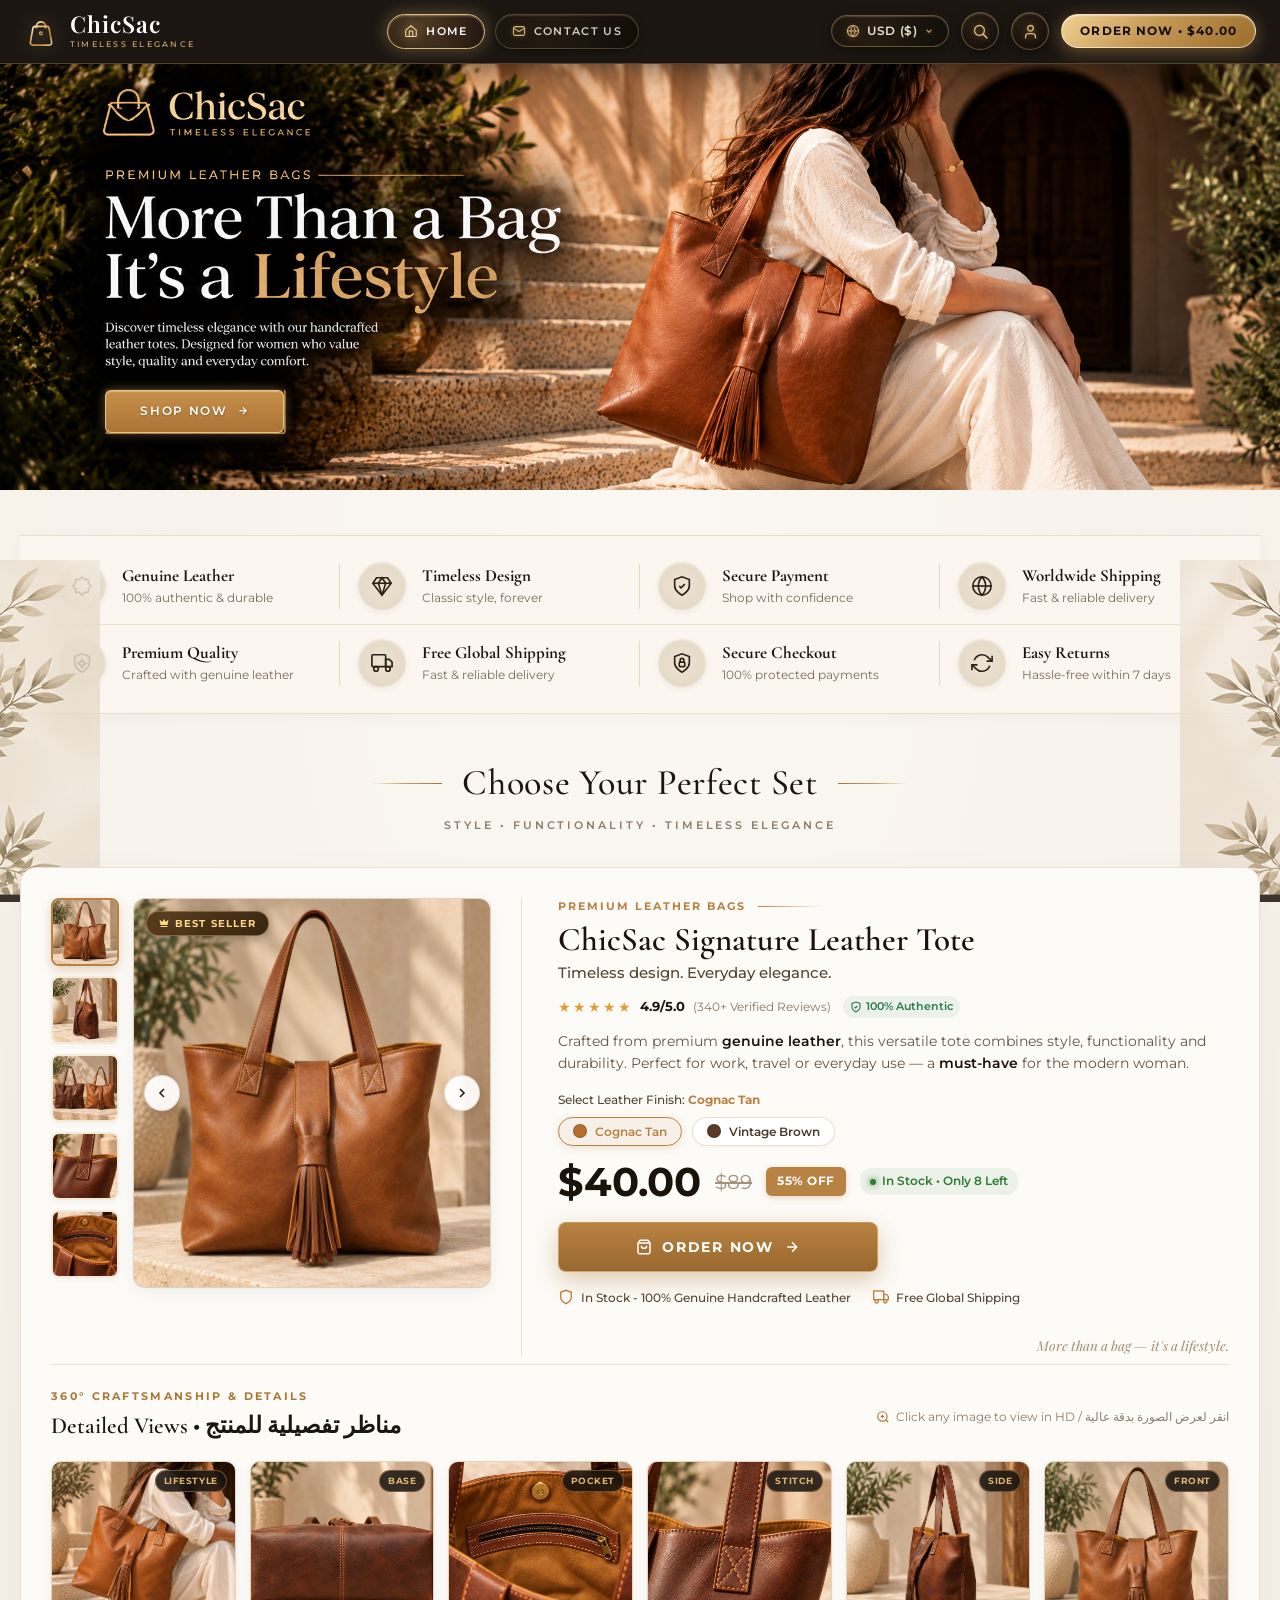
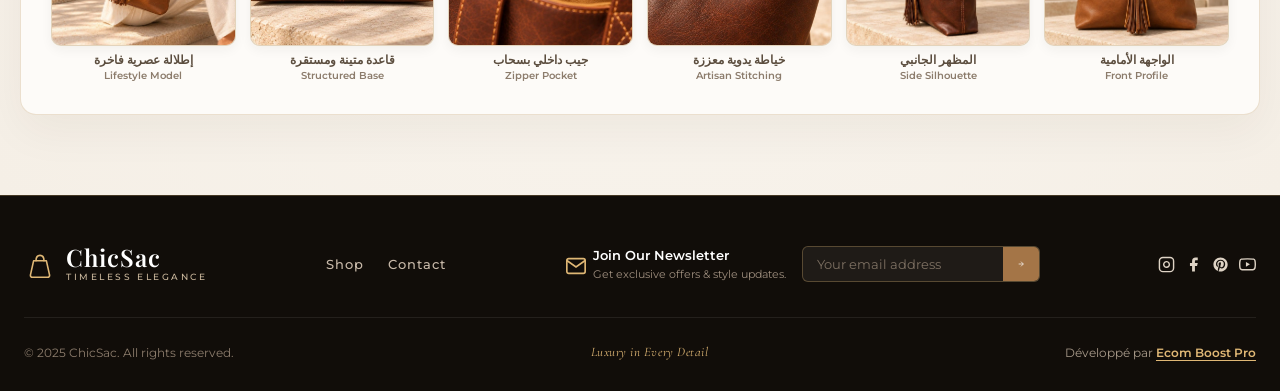
<file: index.html>
<!DOCTYPE html>
<html lang="en">
<head>
  <meta charset="UTF-8">
  <meta name="viewport" content="width=device-width, initial-scale=1.0">
  <title>ChicSac — Timeless Elegance | Signature Leather Tote ($40)</title>
  <meta name="description" content="Discover timeless elegance with the ChicSac Signature Leather Tote for only $40. Handcrafted genuine leather, fast worldwide shipping, and premium luxury in every detail.">
  <link rel="stylesheet" href="css/style.css">
  <link rel="icon" href="data:image/svg+xml,<svg xmlns='http://www.w3.org/2000/svg' viewBox='0 0 24 24' fill='%23c69956'><path d='M16 11V7a4 4 0 0 0-8 0v4M5 9h14l1 12H4L5 9z'/></svg>">
</head>
<body>

  <!-- ==========================================
       ULTRA-LUXURIOUS TOP NAVIGATION BAR
       ========================================== -->
  <header class="luxury-top-navbar" id="luxury-top-navbar">
    <div class="navbar-inner-container">
      
      <!-- Left: Mobile Toggle & Brand Logo -->
      <div class="nav-left-brand-group">
        <button type="button" class="nav-hamburger-btn" id="mobile-hamburger-btn" aria-label="Open Navigation Menu">
          <span></span>
          <span></span>
          <span></span>
        </button>

        <a href="index.html" class="nav-brand-wrap" aria-label="ChicSac - Home">
          <svg class="nav-brand-logo-svg" viewBox="0 0 40 40" fill="none" xmlns="http://www.w3.org/2000/svg">
            <defs>
              <linearGradient id="chicsacGoldMetal" x1="0%" y1="0%" x2="100%" y2="100%">
                <stop offset="0%" stop-color="#fff2d6" />
                <stop offset="30%" stop-color="#dfb775" />
                <stop offset="70%" stop-color="#b6833c" />
                <stop offset="100%" stop-color="#e8c78a" />
              </linearGradient>
            </defs>
            <!-- Arched Handles -->
            <path d="M14.5 15 C14.5 7.5, 25.5 7.5, 25.5 15" stroke="url(#chicsacGoldMetal)" stroke-width="2.2" stroke-linecap="round" />
            <!-- Handle Hardware Eyelets -->
            <circle cx="14.5" cy="15.5" r="1.6" fill="url(#chicsacGoldMetal)" />
            <circle cx="25.5" cy="15.5" r="1.6" fill="url(#chicsacGoldMetal)" />
            <!-- Luxury Tote Silhouette -->
            <path d="M10.5 16.5 L7.5 33.5 C7.3 35 8.5 36.5 10.2 36.5 L29.8 36.5 C31.5 36.5 32.7 35 32.5 33.5 L29.5 16.5 C29.3 15.3 28.3 14.5 27 14.5 L13 14.5 C11.7 14.5 10.7 15.3 10.5 16.5 Z" stroke="url(#chicsacGoldMetal)" stroke-width="2" stroke-linejoin="round" />
            <!-- Golden Turnlock Clasp -->
            <rect x="18" y="20.5" width="4" height="4.5" rx="1.2" fill="url(#chicsacGoldMetal)" />
            <circle cx="20" cy="22.75" r="0.85" fill="#16110d" />
            <!-- Haute-Couture Accent Stitch -->
            <line x1="11.5" y1="20" x2="28.5" y2="20" stroke="url(#chicsacGoldMetal)" stroke-width="1" stroke-dasharray="1.5 1.5" opacity="0.65" />
          </svg>
          <div class="nav-brand-text">
            <span class="nav-brand-title">ChicSac</span>
            <span class="nav-brand-subtitle">TIMELESS ELEGANCE</span>
          </div>
        </a>
      </div>

      <!-- Center: Main Navigation Links (Icon Tabs) -->
      <nav class="nav-menu-desktop" aria-label="Main Navigation">
        <a href="index.html" class="nav-tab-icon-item active" title="Home" aria-label="Home">
          <svg class="tab-icon-svg" viewBox="0 0 24 24"><path d="M3 10.5L12 3l9 7.5V20a1.5 1.5 0 0 1-1.5 1.5H4.5A1.5 1.5 0 0 1 3 20V10.5z"></path><polyline points="9 21 9 12 15 12 15 21"></polyline></svg>
          <span class="tab-icon-label">HOME</span>
        </a>
        <a href="contact.html" class="nav-tab-icon-item" title="Contact Us" aria-label="Contact Us">
          <svg class="tab-icon-svg" viewBox="0 0 24 24"><rect x="2.5" y="4.5" width="19" height="15" rx="3"></rect><path d="m21.5 7-8.5 5.5a2 2 0 0 1-2 0L2.5 7"></path></svg>
          <span class="tab-icon-label">CONTACT US</span>
        </a>
      </nav>

      <!-- Right: Utility Actions (All fully functioning) -->
      <div class="nav-actions-group">
        
        <!-- Currency Selector Dropdown -->
        <div class="currency-selector-wrap" id="currency-selector-container">
          <button type="button" class="currency-toggle-btn" id="currency-toggle-btn" aria-label="Select Currency">
            <svg viewBox="0 0 24 24"><circle cx="12" cy="12" r="9.5" stroke-width="1.8"></circle><line x1="2.5" y1="12" x2="21.5" y2="12" stroke-width="1.6"></line><path d="M12 2.5a14.5 14.5 0 0 1 3.8 9.5 14.5 14.5 0 0 1-3.8 9.5 14.5 14.5 0 0 1-3.8-9.5 14.5 14.5 0 0 1 3.8-9.5z" stroke-width="1.6"></path></svg>
            <span id="active-currency-text">USD ($)</span>
            <svg viewBox="0 0 24 24" style="width: 10px; height: 10px; stroke-width: 2.5;"><polyline points="6 9 12 15 18 9"></polyline></svg>
          </button>
          <div class="currency-dropdown-menu" id="currency-dropdown-menu">
            <button type="button" class="currency-option-item active" data-curr="USD" data-symbol="$" data-rate="1">
              <span>USD ($)</span>
              <span>$40.00</span>
            </button>
            <button type="button" class="currency-option-item" data-curr="EUR" data-symbol="€" data-rate="0.95">
              <span>EUR (€)</span>
              <span>€38.00</span>
            </button>
            <button type="button" class="currency-option-item" data-curr="GBP" data-symbol="£" data-rate="0.80">
              <span>GBP (£)</span>
              <span>£32.00</span>
            </button>
            <button type="button" class="currency-option-item" data-curr="AED" data-symbol="AED " data-rate="3.67">
              <span>AED (د.إ)</span>
              <span>150 AED</span>
            </button>
            <button type="button" class="currency-option-item" data-curr="SAR" data-symbol="SAR " data-rate="3.75">
              <span>SAR (ر.س)</span>
              <span>150 SAR</span>
            </button>
          </div>
        </div>

        <!-- Search Button -->
        <button type="button" class="nav-icon-btn" id="nav-search-btn" aria-label="Search Collection" title="Search Collection">
          <svg viewBox="0 0 24 24"><circle cx="10.5" cy="10.5" r="7" stroke-width="1.9"></circle><line x1="15.8" y1="15.8" x2="21" y2="21" stroke-width="2.2" stroke-linecap="round"></line></svg>
        </button>

        <!-- VIP Member / Account Button -->
        <button type="button" class="nav-icon-btn" id="nav-account-btn" aria-label="VIP Member Portal" title="VIP Member Portal">
          <svg viewBox="0 0 24 24"><path d="M19 21v-1.5a4.5 4.5 0 0 0-4.5-4.5h-5A4.5 4.5 0 0 0 5 19.5V21" stroke-width="1.9" stroke-linecap="round"></path><circle cx="12" cy="7.5" r="4" stroke-width="1.9"></circle></svg>
        </button>

        <!-- Direct ORDER NOW CTA -->
        <button type="button" class="nav-cta-pill-btn" id="nav-order-cta-btn">
          <span>ORDER NOW &bull; <span class="nav-price-display">$40</span></span>
        </button>

      </div>
    </div>
  </header>

  <!-- ==========================================
       HERO & HEADER BANNER
       ========================================== -->
  <section class="hero-top-wrapper" id="hero-section">
    <!-- High-res Exact Reference Hero Display with Hotspots -->
    <div class="hero-banner-frame">
      <img src="assets/images/hero-banner.png?v=3" alt="ChicSac - More Than a Bag, It's a Lifestyle" class="hero-exact-img" id="hero-main-img">

      <!-- Interactive Hotspots Overlay -->
      <div class="hero-hotspots-container">
        
        <!-- Top Bar Hotspots -->
        <a href="index.html" class="hotspot hotspot-logo" aria-label="ChicSac Home"></a>
        <button type="button" class="hotspot hotspot-search" id="btn-search-trigger" aria-label="Search Collection"></button>
        <button type="button" class="hotspot hotspot-account" id="btn-account-trigger" aria-label="User Account"></button>
        <button type="button" class="hotspot hotspot-lang" id="lang-selector" aria-label="Language Selector"></button>

        <!-- Main CTA Button: Glowing Luxury Neon SHOP NOW Button (Matches exact original button size & proportions) -->
        <a href="#product-showcase" class="hero-neon-cta-btn" id="hero-shop-btn" aria-label="Shop Signature Leather Tote for $40">
          <span>SHOP NOW</span>
          <svg class="neon-btn-arrow" viewBox="0 0 24 24"><line x1="5" y1="12" x2="19" y2="12"></line><polyline points="12 5 19 12 12 19"></polyline></svg>
        </a>

        <!-- Carousel Nav Hotspots -->
        <button type="button" class="hotspot hotspot-prev" id="hero-prev" aria-label="Previous Hero Slide"></button>
        <button type="button" class="hotspot hotspot-next" id="hero-next" aria-label="Next Hero Slide"></button>

      </div>
    </div>

    <!-- Responsive Fallback for Mobile / Tablet (< 900px) -->
    <div class="hero-mobile-block">
      <div class="mobile-hero-img-wrap">
        <img src="assets/images/hero-banner.png?v=3" alt="ChicSac — More Than a Bag, It's a Lifestyle" class="mobile-hero-banner-img">
        <a href="#product-showcase" class="hero-neon-cta-btn mobile-neon-cta-btn" id="mobile-hero-shop-btn" aria-label="Shop Signature Leather Tote for $40">
          <span>SHOP NOW</span>
          <svg class="neon-btn-arrow" viewBox="0 0 24 24"><line x1="5" y1="12" x2="19" y2="12"></line><polyline points="12 5 19 12 12 19"></polyline></svg>
        </a>
      </div>
    </div>
  </section>

  <!-- ==========================================
       SECTION: CHOOSE YOUR PERFECT SET
       ========================================== -->
  <section class="product-section" id="product-showcase">
    
    <!-- 8 Trust Icons Showcase (Both Sets) Above Choose Your Perfect Set -->
    <div class="trust-bar-horizontal">
      <div class="trust-bar-grid">
        <!-- ROW 1: 4 Horizontal Strip Icons -->
        <!-- Item 1: Genuine Leather -->
        <div class="trust-col-item">
          <div class="trust-col-icon">
            <svg viewBox="0 0 24 24">
              <path d="M12 2L15 5H19V9L22 12L19 15V19H15L12 22L9 19H5V15L2 12L5 9V5H9L12 2Z"/>
            </svg>
          </div>
          <div class="trust-col-content">
            <span class="trust-col-title">Genuine Leather</span>
            <span class="trust-col-desc">100% authentic &amp; durable</span>
          </div>
        </div>

        <!-- Item 2: Timeless Design -->
        <div class="trust-col-item">
          <div class="trust-col-icon">
            <svg viewBox="0 0 24 24">
              <polygon points="6 3 18 3 22 9 12 22 2 9 6 3"/>
              <line x1="2" y1="9" x2="22" y2="9"/>
              <polyline points="12 22 8 9 12 3 16 9 12 22"/>
            </svg>
          </div>
          <div class="trust-col-content">
            <span class="trust-col-title">Timeless Design</span>
            <span class="trust-col-desc">Classic style, forever</span>
          </div>
        </div>

        <!-- Item 3: Secure Payment -->
        <div class="trust-col-item">
          <div class="trust-col-icon">
            <svg viewBox="0 0 24 24">
              <path d="M12 22s8-4 8-10V5l-8-3-8 3v7c0 6 8 10 8 10z"/>
              <path d="M9 12l2 2 4-4"/>
            </svg>
          </div>
          <div class="trust-col-content">
            <span class="trust-col-title">Secure Payment</span>
            <span class="trust-col-desc">Shop with confidence</span>
          </div>
        </div>

        <!-- Item 4: Worldwide Shipping -->
        <div class="trust-col-item">
          <div class="trust-col-icon">
            <svg viewBox="0 0 24 24">
              <circle cx="12" cy="12" r="10"/>
              <line x1="2" y1="12" x2="22" y2="12"/>
              <path d="M12 2a15.3 15.3 0 0 1 4 10 15.3 15.3 0 0 1-4 10 15.3 15.3 0 0 1-4-10 15.3 15.3 0 0 1 4-10z"/>
            </svg>
          </div>
          <div class="trust-col-content">
            <span class="trust-col-title">Worldwide Shipping</span>
            <span class="trust-col-desc">Fast &amp; reliable delivery</span>
          </div>
        </div>

        <!-- Divider line between Row 1 and Row 2 -->
        <div class="trust-bar-row-divider"></div>

        <!-- ROW 2: 4 Square Reference Icons -->
        <!-- Item 5: Premium Quality -->
        <div class="trust-col-item">
          <div class="trust-col-icon">
            <svg viewBox="0 0 24 24">
              <path d="M12 22s8-4 8-10V5l-8-3-8 3v7c0 6 8 10 8 10z"/>
              <path d="M12 8l1.5 3 3 1.5-3 1.5-1.5 3-1.5-3-3-1.5 3-1.5z"/>
            </svg>
          </div>
          <div class="trust-col-content">
            <span class="trust-col-title">Premium Quality</span>
            <span class="trust-col-desc">Crafted with genuine leather</span>
          </div>
        </div>

        <!-- Item 6: Free Global Shipping -->
        <div class="trust-col-item">
          <div class="trust-col-icon">
            <svg viewBox="0 0 24 24">
              <rect x="1" y="3" width="15" height="13" rx="1"/>
              <polygon points="16 8 20 8 23 11 23 16 16 16 16 8"/>
              <circle cx="5.5" cy="18.5" r="2.5"/>
              <circle cx="18.5" cy="18.5" r="2.5"/>
            </svg>
          </div>
          <div class="trust-col-content">
            <span class="trust-col-title">Free Global Shipping</span>
            <span class="trust-col-desc">Fast &amp; reliable delivery</span>
          </div>
        </div>

        <!-- Item 7: Secure Checkout -->
        <div class="trust-col-item">
          <div class="trust-col-icon">
            <svg viewBox="0 0 24 24">
              <path d="M12 22s8-4 8-10V5l-8-3-8 3v7c0 6 8 10 8 10z"/>
              <rect x="9" y="11" width="6" height="5" rx="1"/>
              <path d="M10 11V9a2 2 0 0 1 4 0v2"/>
            </svg>
          </div>
          <div class="trust-col-content">
            <span class="trust-col-title">Secure Checkout</span>
            <span class="trust-col-desc">100% protected payments</span>
          </div>
        </div>

        <!-- Item 8: Easy Returns -->
        <div class="trust-col-item">
          <div class="trust-col-icon">
            <svg viewBox="0 0 24 24">
              <polyline points="23 4 23 10 17 10"/>
              <polyline points="1 20 1 14 7 14"/>
              <path d="M3.51 9a9 9 0 0 1 14.85-3.36L23 10M1 14l4.64 4.36A9 9 0 0 0 20.49 15"/>
            </svg>
          </div>
          <div class="trust-col-content">
            <span class="trust-col-title">Easy Returns</span>
            <span class="trust-col-desc">Hassle-free within 7 days</span>
          </div>
        </div>

      </div>
    </div>

    <!-- Botanical Olive Branches Framing the Section -->
    <img src="assets/images/leaves-left.png" alt="" class="botanical-decor botanical-left" aria-hidden="true">
    <img src="assets/images/leaves-right.png" alt="" class="botanical-decor botanical-right" aria-hidden="true">

    <div class="section-container">
      
      <!-- Section Header -->
      <div class="section-header-wrap">
        <div class="section-title-line-group">
          <div class="gold-dec-line left"></div>
          <h2 class="section-title">Choose Your Perfect Set</h2>
          <div class="gold-dec-line right"></div>
        </div>
        <p class="section-subtitle-tag">STYLE • FUNCTIONALITY • TIMELESS ELEGANCE</p>
      </div>

      <!-- Main Showcase Container Box -->
      <div class="showcase-box" id="product-order">
        
        <!-- ==============================================
             COLUMN 1: PRODUCT GALLERY
             ============================================== -->
        <div class="gallery-column">
          <!-- Vertical Thumbnail Column (5 items) -->
          <div class="thumbnail-strip" id="thumbnail-strip">
            <div class="thumb-item active" data-img="assets/images/bag-front.jpg" data-index="0" title="Cognac Tan - Front View">
              <img src="assets/images/bag-front.jpg" alt="Front view of ChicSac Leather Tote">
            </div>
            <div class="thumb-item" data-img="assets/images/bag-side.jpg" data-index="1" title="Side Profile">
              <img src="assets/images/bag-side.jpg" alt="Side profile of ChicSac Leather Tote">
            </div>
            <div class="thumb-item" data-img="assets/images/bag-colors.jpg" data-index="2" title="Both Color Options">
              <img src="assets/images/bag-colors.jpg" alt="Vintage Brown &amp; Cognac Tan bags">
            </div>
            <div class="thumb-item" data-img="assets/images/bag-stitch-detail.jpg" data-index="3" title="Stitching Detail">
              <img src="assets/images/bag-stitch-detail.jpg" alt="Reinforced hand stitching detail">
            </div>
            <div class="thumb-item" data-img="assets/images/bag-interior-pocket.jpg" data-index="4" title="Interior Zipper Pocket">
              <img src="assets/images/bag-interior-pocket.jpg" alt="Interior compartment and zipper pocket">
            </div>
          </div>

          <!-- Main Product Display -->
          <div class="main-img-display-frame">
            <div class="best-seller-badge">
              <svg viewBox="0 0 24 24">
                <path d="M5 16L3 5l5.5 5L12 4l3.5 6L21 5l-2 11H5zm14 3c0 .6-.4 1-1 1H6c-.6 0-1-.4-1-1v-1h14v1z"/>
              </svg>
              <span>BEST SELLER</span>
            </div>

            <!-- Interactive Zoom / Lightbox Trigger -->
            <img src="assets/images/bag-front.jpg" alt="ChicSac Signature Leather Tote" class="main-product-img" id="main-product-image">

            <!-- Nav Arrows -->
            <button class="gallery-arrow-btn prev" id="gallery-prev" aria-label="Previous Photo">
              <svg viewBox="0 0 24 24"><polyline points="15 18 9 12 15 6"></polyline></svg>
            </button>
            <button class="gallery-arrow-btn next" id="gallery-next" aria-label="Next Photo">
              <svg viewBox="0 0 24 24"><polyline points="9 18 15 12 9 6"></polyline></svg>
            </button>

            <!-- Dots Indicator -->
            <div class="gallery-dots-bar" id="gallery-dots">
              <span class="gallery-dot active" data-index="0"></span>
              <span class="gallery-dot" data-index="1"></span>
              <span class="gallery-dot" data-index="2"></span>
              <span class="gallery-dot" data-index="3"></span>
              <span class="gallery-dot" data-index="4"></span>
            </div>
          </div>
        </div>

        <!-- ==============================================
             COLUMN 2: PRODUCT DETAILS & FEATURES
             ============================================== -->
        <div class="details-column">
          <!-- Eyebrow with gold accent line -->
          <div class="product-eyebrow-wrap">
            <span class="product-eyebrow-text">PREMIUM LEATHER BAGS</span>
            <span class="product-eyebrow-line"></span>
          </div>

          <!-- Main Product Title & Subtitle -->
          <h1 class="product-title">ChicSac Signature Leather Tote</h1>
          <p class="product-subtitle">Timeless design. Everyday elegance.</p>

          <!-- Social Proof / Rating Stars -->
          <div class="product-rating-row">
            <div class="rating-stars" aria-label="5 out of 5 stars">
              <span>★</span><span>★</span><span>★</span><span>★</span><span>★</span>
            </div>
            <span class="rating-score">4.9/5.0</span>
            <span class="rating-reviews-count">(340+ Verified Reviews)</span>
            <span class="rating-badge-verified">
              <svg viewBox="0 0 24 24"><path d="M12 22s8-4 8-10V5l-8-3-8 3v7c0 6 8 10 8 10z"></path><polyline points="9 12 11 14 15 10"></polyline></svg>
              <span>100% Authentic</span>
            </span>
          </div>
          
          <p class="product-desc">
            Crafted from premium <strong>genuine leather</strong>, this versatile tote combines style, functionality and durability. Perfect for work, travel or everyday use — a <strong>must-have</strong> for the modern woman.
          </p>

          <!-- Color Finish Swatches -->
          <div class="product-color-selector">
            <span class="color-select-label">Select Leather Finish: <strong id="active-color-name">Cognac Tan</strong></span>
            <div class="color-options-wrap">
              <button type="button" class="color-swatch-btn active" data-color="Cognac Tan" data-img-index="0" aria-label="Select Cognac Tan">
                <span class="swatch-circle cognac"></span>
                <span>Cognac Tan</span>
              </button>
              <button type="button" class="color-swatch-btn" data-color="Vintage Brown" data-img-index="2" aria-label="Select Vintage Brown">
                <span class="swatch-circle vintage"></span>
                <span>Vintage Brown</span>
              </button>
            </div>
          </div>

          <!-- Price Row -->
          <div class="price-row-box">
            <span class="price-main" id="display-price">$40.00</span>
            <span class="price-original">$89</span>
            <span class="discount-pill">55% OFF</span>
            <span class="stock-urgency-tag">
              <span class="pulse-green-dot"></span> In Stock &bull; Only 8 Left
            </span>
          </div>

          <!-- Order CTA Button -->
          <button class="order-btn-primary" id="open-order-modal-btn" aria-label="Order ChicSac Signature Leather Tote for $40">
            <svg class="order-btn-bag-icon" viewBox="0 0 24 24">
              <path d="M6 2L3 6v14a2 2 0 0 0 2 2h14a2 2 0 0 0 2-2V6l-3-4z"></path>
              <line x1="3" y1="6" x2="21" y2="6"></line>
              <path d="M16 10a4 4 0 0 1-8 0"></path>
            </svg>
            <span>ORDER NOW</span>
            <svg class="order-btn-arrow-icon" viewBox="0 0 24 24" fill="none" stroke="currentColor">
              <line x1="5" y1="12" x2="19" y2="12"></line>
              <polyline points="12 5 19 12 12 19"></polyline>
            </svg>
          </button>

          <!-- Reassurance Grid (2 side-by-side badges with icons as in reference image) -->
          <div class="product-reassurance-grid">
            <div class="reassurance-pill-item">
              <svg class="reassurance-svg" viewBox="0 0 24 24">
                <path d="M12 22s8-4 8-10V5l-8-3-8 3v7c0 6 8 10 8 10z"></path>
              </svg>
              <span>In Stock - 100% Genuine Handcrafted Leather</span>
            </div>
            <div class="reassurance-pill-item">
              <svg class="reassurance-svg" viewBox="0 0 24 24">
                <rect x="1" y="3" width="15" height="13"></rect>
                <polygon points="16 8 20 8 23 11 23 16 16 16 16 8"></polygon>
                <circle cx="5.5" cy="18.5" r="2.5"></circle>
                <circle cx="18.5" cy="18.5" r="2.5"></circle>
              </svg>
              <span>Free Global Shipping</span>
            </div>
          </div>

          <!-- Bottom Right Cursive Script (Exactly as in reference image) -->
          <div class="product-card-signature">
            <span>More than a bag — it's a lifestyle.</span>
          </div>
        </div>

        <!-- ==============================================
             BOTTOM STRIP: 6 DETAILED VIEWS (RIGHT TO LEFT)
             ============================================== -->
        <div class="detailed-views-bottom-strip" id="detailed-views-strip">
          <div class="detailed-views-header">
            <div class="views-title-group">
              <span class="views-eyebrow">360° CRAFTSMANSHIP &amp; DETAILS</span>
              <h3 class="views-heading">Detailed Views &bull; مناظر تفصيلية للمنتج</h3>
            </div>
            <div class="views-instruction">
              <svg viewBox="0 0 24 24"><circle cx="11" cy="11" r="8"></circle><line x1="21" y1="21" x2="16.65" y2="16.65"></line><line x1="11" y1="8" x2="11" y2="14"></line><line x1="8" y1="11" x2="14" y2="11"></line></svg>
              <span>Click any image to view in HD / انقر لعرض الصورة بدقة عالية</span>
            </div>
          </div>

          <div class="detailed-views-grid" id="detailed-views-grid" dir="rtl">
            
            <!-- View 1: Front View (Rightmost in RTL) -->
            <div class="detail-view-card" data-img="assets/images/bag-front.jpg" data-title="Front View">
              <div class="detail-view-img-box">
                <img src="assets/images/bag-front.jpg" alt="ChicSac Front View" loading="lazy">
                <div class="detail-view-badge">Front</div>
                <div class="detail-hover-action">
                  <svg viewBox="0 0 24 24"><circle cx="11" cy="11" r="8"></circle><line x1="21" y1="21" x2="16.65" y2="16.65"></line><line x1="11" y1="8" x2="11" y2="14"></line><line x1="8" y1="11" x2="14" y2="11"></line></svg>
                </div>
              </div>
              <span class="detail-view-caption">الواجهة الأمامية<br><span style="font-size: 10px; color: var(--text-muted);">Front Profile</span></span>
            </div>

            <!-- View 2: Side Profile -->
            <div class="detail-view-card" data-img="assets/images/bag-side.jpg" data-title="Side Profile">
              <div class="detail-view-img-box">
                <img src="assets/images/bag-side.jpg" alt="ChicSac Side Profile" loading="lazy">
                <div class="detail-view-badge">Side</div>
                <div class="detail-hover-action">
                  <svg viewBox="0 0 24 24"><circle cx="11" cy="11" r="8"></circle><line x1="21" y1="21" x2="16.65" y2="16.65"></line><line x1="11" y1="8" x2="11" y2="14"></line><line x1="8" y1="11" x2="14" y2="11"></line></svg>
                </div>
              </div>
              <span class="detail-view-caption">المظهر الجانبي<br><span style="font-size: 10px; color: var(--text-muted);">Side Silhouette</span></span>
            </div>

            <!-- View 3: Reinforced Stitching -->
            <div class="detail-view-card" data-img="assets/images/bag-stitch-detail.jpg" data-title="Stitching Detail">
              <div class="detail-view-img-box">
                <img src="assets/images/bag-stitch-detail.jpg" alt="Reinforced Stitching Detail" loading="lazy">
                <div class="detail-view-badge">Stitch</div>
                <div class="detail-hover-action">
                  <svg viewBox="0 0 24 24"><circle cx="11" cy="11" r="8"></circle><line x1="21" y1="21" x2="16.65" y2="16.65"></line><line x1="11" y1="8" x2="11" y2="14"></line><line x1="8" y1="11" x2="14" y2="11"></line></svg>
                </div>
              </div>
              <span class="detail-view-caption">خياطة يدوية معززة<br><span style="font-size: 10px; color: var(--text-muted);">Artisan Stitching</span></span>
            </div>

            <!-- View 4: Interior Zipper Pocket -->
            <div class="detail-view-card" data-img="assets/images/bag-interior-pocket.jpg" data-title="Interior Pocket">
              <div class="detail-view-img-box">
                <img src="assets/images/bag-interior-pocket.jpg" alt="Interior Zipper Pocket" loading="lazy">
                <div class="detail-view-badge">Pocket</div>
                <div class="detail-hover-action">
                  <svg viewBox="0 0 24 24"><circle cx="11" cy="11" r="8"></circle><line x1="21" y1="21" x2="16.65" y2="16.65"></line><line x1="11" y1="8" x2="11" y2="14"></line><line x1="8" y1="11" x2="14" y2="11"></line></svg>
                </div>
              </div>
              <span class="detail-view-caption">جيب داخلي بسحاب<br><span style="font-size: 10px; color: var(--text-muted);">Zipper Pocket</span></span>
            </div>

            <!-- View 5: Solid Structured Bottom -->
            <div class="detail-view-card" data-img="assets/images/bag-bottom.jpg" data-title="Structured Bottom">
              <div class="detail-view-img-box">
                <img src="assets/images/bag-bottom.jpg" alt="ChicSac Structured Bottom Base" loading="lazy">
                <div class="detail-view-badge">Base</div>
                <div class="detail-hover-action">
                  <svg viewBox="0 0 24 24"><circle cx="11" cy="11" r="8"></circle><line x1="21" y1="21" x2="16.65" y2="16.65"></line><line x1="11" y1="8" x2="11" y2="14"></line><line x1="8" y1="11" x2="14" y2="11"></line></svg>
                </div>
              </div>
              <span class="detail-view-caption">قاعدة متينة ومستقرة<br><span style="font-size: 10px; color: var(--text-muted);">Structured Base</span></span>
            </div>

            <!-- View 6: Lifestyle on Model (Leftmost in RTL) -->
            <div class="detail-view-card" data-img="assets/images/bag-model-stairs.jpg" data-title="Lifestyle Look">
              <div class="detail-view-img-box">
                <img src="assets/images/bag-model-stairs.jpg" alt="Model wearing ChicSac" loading="lazy">
                <div class="detail-view-badge">Lifestyle</div>
                <div class="detail-hover-action">
                  <svg viewBox="0 0 24 24"><circle cx="11" cy="11" r="8"></circle><line x1="21" y1="21" x2="16.65" y2="16.65"></line><line x1="11" y1="8" x2="11" y2="14"></line><line x1="8" y1="11" x2="14" y2="11"></line></svg>
                </div>
              </div>
              <span class="detail-view-caption">إطلالة عصرية فاخرة<br><span style="font-size: 10px; color: var(--text-muted);">Lifestyle Model</span></span>
            </div>

          </div>
        </div>

      </div>
    </div>
  </section>

  <!-- ==========================================
       SITE FOOTER
       ========================================== -->
  <footer class="site-footer">
    <div class="footer-top-container">
      
      <!-- Logo in Footer -->
      <div class="brand-logo-wrap">
        <svg class="logo-icon-svg" viewBox="0 0 40 40">
          <path d="M12 16 L8 34 C8 35.5 9 36.5 10.5 36.5 L29.5 36.5 C31 36.5 32 35.5 32 34 L28 16 Z" stroke-width="2" stroke-linejoin="round" />
          <path d="M15 16 C15 7, 25 7, 25 16" stroke-width="2" stroke-linecap="round" />
        </svg>
        <div class="brand-text-group">
          <span class="brand-name">ChicSac</span>
          <span class="brand-tagline">TIMELESS ELEGANCE</span>
        </div>
      </div>

      <!-- Center Links -->
      <nav class="footer-nav" aria-label="Footer Navigation">
        <a href="#product-showcase" class="footer-link">Shop</a>
        <a href="contact.html" class="footer-link">Contact</a>
      </nav>

      <!-- Newsletter Signup -->
      <div class="footer-newsletter-wrap">
        <div class="newsletter-info">
          <div class="newsletter-icon">
            <svg viewBox="0 0 24 24"><path d="M4 4h16c1.1 0 2 .9 2 2v12c0 1.1-.9 2-2 2H4c-1.1 0-2-.9-2-2V6c0-1.1.9-2 2-2z"></path><polyline points="22,6 12,13 2,6"></polyline></svg>
          </div>
          <div class="newsletter-text">
            <span class="newsletter-title">Join Our Newsletter</span>
            <span class="newsletter-sub">Get exclusive offers &amp; style updates.</span>
          </div>
        </div>
        <form class="newsletter-form" id="newsletter-form" onsubmit="return false;">
          <input type="email" placeholder="Your email address" class="newsletter-input" required id="newsletter-email">
          <button type="submit" class="newsletter-submit-btn" aria-label="Subscribe to newsletter">
            <svg viewBox="0 0 24 24" fill="none"><line x1="5" y1="12" x2="19" y2="12"></line><polyline points="12 5 19 12 12 19"></polyline></svg>
          </button>
        </form>
      </div>

      <!-- Social Media Links -->
      <div class="footer-social-links">
        <a href="#" class="social-icon-btn" aria-label="Instagram">
          <svg viewBox="0 0 24 24"><rect x="2" y="2" width="20" height="20" rx="5" ry="5" fill="none" stroke="currentColor" stroke-width="2"></rect><path d="M16 11.37A4 4 0 1 1 12.63 8 4 4 0 0 1 16 11.37z" fill="none" stroke="currentColor" stroke-width="2"></path><line x1="17.5" y1="6.5" x2="17.51" y2="6.5" stroke="currentColor" stroke-width="2"></line></svg>
        </a>
        <a href="#" class="social-icon-btn" aria-label="Facebook">
          <svg viewBox="0 0 24 24"><path d="M18 2h-3a5 5 0 0 0-5 5v3H7v4h3v8h4v-8h3l1-4h-4V7a1 1 0 0 1 1-1h3z"></path></svg>
        </a>
        <a href="#" class="social-icon-btn" aria-label="Pinterest">
          <svg viewBox="0 0 24 24"><path d="M12 2C6.48 2 2 6.48 2 12c0 4.24 2.65 7.86 6.4 9.3-.09-.78-.17-1.98.04-2.83.19-.77 1.25-5.32 1.25-5.32s-.32-.64-.32-1.58c0-1.48.86-2.59 1.93-2.59.91 0 1.35.68 1.35 1.5 0 .91-.58 2.28-.88 3.55-.25 1.06.53 1.92 1.57 1.92 1.89 0 3.34-1.99 3.34-4.87 0-2.54-1.83-4.32-4.44-4.32-3.03 0-4.8 2.27-4.8 4.62 0 .91.35 1.89.79 2.42.09.11.1.2.07.31-.08.31-.25 1.02-.28 1.16-.04.19-.15.23-.34.14-1.27-.59-2.07-2.45-2.07-3.94 0-3.21 2.33-6.16 6.73-6.16 3.53 0 6.28 2.52 6.28 5.88 0 3.51-2.21 6.33-5.28 6.33-1.03 0-2-.54-2.33-1.17l-.64 2.43c-.23.89-.86 2-1.28 2.69.96.3 1.98.46 3.03.46 5.52 0 10-4.48 10-10S17.52 2 12 2z"></path></svg>
        </a>
        <a href="#" class="social-icon-btn" aria-label="YouTube">
          <svg viewBox="0 0 24 24"><path d="M22.54 6.42a2.78 2.78 0 0 0-1.94-2C18.88 4 12 4 12 4s-6.88 0-8.6.46a2.78 2.78 0 0 0-1.94 2A29 29 0 0 0 1 11.75a29 29 0 0 0 .46 5.33A2.78 2.78 0 0 0 3.4 19c1.72.46 8.6.46 8.6.46s6.88 0 8.6-.46a2.78 2.78 0 0 0 1.94-2 29 29 0 0 0 .46-5.25 29 29 0 0 0-.46-5.33z" fill="none" stroke="currentColor" stroke-width="2"></path><polygon points="9.75 15.02 15.5 11.75 9.75 8.48 9.75 15.02" fill="currentColor"></polygon></svg>
        </a>
      </div>

    </div>

    <!-- Bottom Copyright -->
    <div class="footer-bottom-container">
      <span>&copy; 2025 ChicSac. All rights reserved.</span>
      <span class="footer-luxury-tag">Luxury in Every Detail</span>
      <span class="footer-dev-credit">Développé par <a href="https://wa.me/212642394756" target="_blank" rel="noopener noreferrer">Ecom Boost Pro</a></span>
    </div>
  </footer>

  <!-- ==========================================
       ORDER MODAL / FAST CHECKOUT
       ========================================== -->
  <div class="modal-overlay" id="order-modal-overlay">
    <div class="order-modal-window">
      <button class="modal-close-btn" id="close-order-modal-btn" aria-label="Close Order Modal">&times;</button>
      
      <!-- Order Form View -->
      <div id="order-form-container">
        <div class="modal-header-block">
        <div class="modal-header-block">
          <div style="display: inline-flex; align-items: center; gap: 6px; padding: 5px 12px; border-radius: 999px; background: rgba(37, 211, 102, 0.12); color: #1e874b; font-size: 11px; font-weight: 700; margin-bottom: 8px;">
            <svg viewBox="0 0 24 24" style="width: 14px; height: 14px; fill: currentColor;"><path d="M12.04 2c-5.46 0-9.91 4.45-9.91 9.91 0 1.75.46 3.45 1.32 4.95L2.05 22l5.25-1.38c1.45.79 3.08 1.21 4.74 1.21 5.46 0 9.91-4.45 9.91-9.91 0-2.65-1.03-5.14-2.9-7.01A9.82 9.82 0 0 0 12.04 2zm.01 1.67c4.55 0 8.24 3.7 8.24 8.24 0 2.2-.86 4.28-2.42 5.83a8.19 8.19 0 0 1-5.82 2.41h-.01c-1.43 0-2.83-.37-4.07-1.07l-.29-.17-3.12.82.83-3.04-.19-.3a8.18 8.18 0 0 1-1.25-4.48c0-4.54 3.69-8.24 8.24-8.24zm4.52 11.66c-.25-.13-1.47-.72-1.7-.81-.23-.08-.39-.13-.56.13-.17.25-.64.81-.79.97-.14.17-.29.19-.54.06-.25-.13-1.06-.39-2.02-1.25-.75-.67-1.25-1.49-1.39-1.74-.15-.25-.02-.39.11-.51.11-.11.25-.29.37-.44.13-.15.17-.25.25-.42.08-.17.04-.32-.02-.45-.06-.13-.56-1.35-.77-1.85-.2-.48-.41-.42-.56-.43h-.48c-.17 0-.44.06-.67.31-.23.25-.88.86-.88 2.1 0 1.24.9 2.44 1.03 2.61.13.17 1.78 2.71 4.31 3.8.6.26 1.07.41 1.44.53.61.19 1.16.17 1.6.1.49-.07 1.47-.6 1.68-1.18.21-.58.21-1.08.15-1.18-.06-.1-.23-.17-.48-.29z"/></svg>
            DIRECT WHATSAPP ORDER &bull; تأكيد فوري عبر واتساب
          </div>
          <h3 class="modal-title">Complete Your Order (معلومات الطلب)</h3>
          <p class="modal-subtitle">Special Introductory Price: $40 with Free Worldwide Delivery</p>
        </div>

        <!-- Product Preview Box -->
        <div class="modal-product-summary">
          <img src="assets/images/bag-front.jpg" alt="Selected Bag" class="modal-product-thumb" id="modal-bag-thumb">
          <div class="modal-product-meta">
            <div class="modal-meta-title">ChicSac Signature Leather Tote</div>
            <div class="modal-meta-price">$40 <span style="font-size: 12px; color: #8c7c6c; text-decoration: line-through;">$89</span></div>
            <div style="font-size: 11.5px; color: #2e7d32; font-weight: 600; margin-top: 2px;">In Stock &amp; Ready to Ship</div>
          </div>
        </div>

        <form id="order-form">
          <!-- Color Selection -->
          <div class="order-form-group">
            <label class="form-label">Select Color (اختر اللون)</label>
            <div class="color-options-row">
              <button type="button" class="color-option-btn selected" data-color="Cognac Tan" data-img="assets/images/bag-front.jpg">
                <span class="color-swatch-circle tan"></span>
                <span>Cognac Tan</span>
              </button>
              <button type="button" class="color-option-btn" data-color="Vintage Brown" data-img="assets/images/bag-colors.jpg">
                <span class="color-swatch-circle brown"></span>
                <span>Vintage Brown</span>
              </button>
            </div>
          </div>

          <!-- Quantity Selection -->
          <div class="order-form-group">
            <label class="form-label">Quantity (الكمية)</label>
            <div class="quantity-picker-row">
              <button type="button" class="qty-btn" id="qty-minus">&minus;</button>
              <span class="qty-display" id="qty-value">1</span>
              <button type="button" class="qty-btn" id="qty-plus">&plus;</button>
            </div>
          </div>

          <!-- Recipient Name -->
          <div class="order-form-group">
            <label class="form-label" for="customer-name">Full Name (الاسم الكامل) *</label>
            <input type="text" id="customer-name" class="form-input-field" placeholder="e.g. Sarah Jenkins / سارة" required>
          </div>

          <!-- Recipient Phone / WhatsApp -->
          <div class="order-form-group">
            <label class="form-label" for="customer-phone">Phone / WhatsApp (رقم الهاتف) *</label>
            <input type="tel" id="customer-phone" class="form-input-field" placeholder="e.g. 06 XX XX XX XX / +212 6XX..." required>
          </div>

          <!-- Delivery Address -->
          <div class="order-form-group">
            <label class="form-label" for="customer-address">City &amp; Address (المدينة والعنوان بالتفصيل) *</label>
            <input type="text" id="customer-address" class="form-input-field" placeholder="e.g. Casablanca, Maarif / الدار البيضاء" required>
          </div>

          <!-- Optional Notes -->
          <div class="order-form-group">
            <label class="form-label" for="customer-notes">Order Notes / ملاحظات إضافية (اختياري)</label>
            <input type="text" id="customer-notes" class="form-input-field" placeholder="Any special delivery instructions...">
          </div>

          <!-- Payment Option -->
          <div class="order-form-group">
            <label class="form-label">Payment Method (طريقة الدفع)</label>
            <select class="form-select-field" id="payment-method">
              <option value="Cash on Delivery (الدفع عند الاستلام)">Cash on Delivery (الدفع عند الاستلام)</option>
              <option value="Bank Transfer (تحويل بنكي)">Bank Transfer (تحويل بنكي)</option>
              <option value="Credit / Debit Card (بطاقة بنكية)">Credit / Debit Card (بطاقة بنكية)</option>
            </select>
          </div>

          <!-- Order Summary Breakdown -->
          <div class="order-cost-breakdown">
            <div class="cost-row">
              <span>Item Subtotal:</span>
              <span id="summary-subtotal">$40.00</span>
            </div>
            <div class="cost-row">
              <span>Worldwide Shipping:</span>
              <span style="color: #2e7d32; font-weight: 600;">FREE (مجاني)</span>
            </div>
            <div class="cost-row total-row">
              <span>Total Amount:</span>
              <span id="summary-total" style="color: var(--primary-gold-dark);">$40.00</span>
            </div>
          </div>

          <!-- Confirm Button -->
          <button type="submit" class="submit-order-btn" id="submit-order-btn">
            <svg viewBox="0 0 24 24" style="width: 20px; height: 20px; fill: currentColor;"><path d="M12.04 2c-5.46 0-9.91 4.45-9.91 9.91 0 1.75.46 3.45 1.32 4.95L2.05 22l5.25-1.38c1.45.79 3.08 1.21 4.74 1.21 5.46 0 9.91-4.45 9.91-9.91 0-2.65-1.03-5.14-2.9-7.01A9.82 9.82 0 0 0 12.04 2zm.01 1.67c4.55 0 8.24 3.7 8.24 8.24 0 2.2-.86 4.28-2.42 5.83a8.19 8.19 0 0 1-5.82 2.41h-.01c-1.43 0-2.83-.37-4.07-1.07l-.29-.17-3.12.82.83-3.04-.19-.3a8.18 8.18 0 0 1-1.25-4.48c0-4.54 3.69-8.24 8.24-8.24zm4.52 11.66c-.25-.13-1.47-.72-1.7-.81-.23-.08-.39-.13-.56.13-.17.25-.64.81-.79.97-.14.17-.29.19-.54.06-.25-.13-1.06-.39-2.02-1.25-.75-.67-1.25-1.49-1.39-1.74-.15-.25-.02-.39.11-.51.11-.11.25-.29.37-.44.13-.15.17-.25.25-.42.08-.17.04-.32-.02-.45-.06-.13-.56-1.35-.77-1.85-.2-.48-.41-.42-.56-.43h-.48c-.17 0-.44.06-.67.31-.23.25-.88.86-.88 2.1 0 1.24.9 2.44 1.03 2.61.13.17 1.78 2.71 4.31 3.8.6.26 1.07.41 1.44.53.61.19 1.16.17 1.6.1.49-.07 1.47-.6 1.68-1.18.21-.58.21-1.08.15-1.18-.06-.1-.23-.17-.48-.29z"/></svg>
            <span id="submit-order-text">CONFIRM &amp; SEND VIA WHATSAPP &bull; $40.00</span>
          </button>
        </form>
      </div>

      <!-- Success Pane -->
      <div class="order-success-pane" id="order-success-pane">
        <div class="order-success-icon" style="background: rgba(37, 211, 102, 0.15); color: #25d366;">
          <svg viewBox="0 0 24 24" fill="none" style="stroke: #25d366; stroke-width: 2.5;"><path d="M20 6L9 17l-5-5"></path></svg>
        </div>
        <h3 class="modal-title" style="color: #1e874b;">Order Prepared for WhatsApp!</h3>
        <p style="font-size: 14px; color: #5c4e3f; margin: 8px 0 16px;">
          Your order has been formatted and directed to our WhatsApp concierge (<strong>+212 676-494855</strong>).
        </p>
        <div style="background: #f7f2ea; padding: 14px; border-radius: 8px; margin-bottom: 20px; font-size: 13px; text-align: left;">
          <div><strong>Order Reference:</strong> <span id="success-order-id">#CS-98421</span></div>
          <div><strong>WhatsApp Concierge:</strong> +212 676-494855</div>
          <div><strong>Estimated Delivery:</strong> 3 &ndash; 5 Business Days</div>
          <div><strong>Free Shipping:</strong> Included</div>
        </div>
        <a id="btn-reopen-whatsapp" href="#" target="_blank" class="order-btn-primary" style="display: flex; align-items: center; justify-content: center; gap: 8px; width: 100%; max-width: none; background: #25d366; color: #fff; margin-bottom: 10px; text-decoration: none; border-radius: 8px; font-weight: 700; padding: 14px;">
          <svg viewBox="0 0 24 24" style="width: 18px; height: 18px; fill: currentColor;"><path d="M12.04 2c-5.46 0-9.91 4.45-9.91 9.91 0 1.75.46 3.45 1.32 4.95L2.05 22l5.25-1.38c1.45.79 3.08 1.21 4.74 1.21 5.46 0 9.91-4.45 9.91-9.91 0-2.65-1.03-5.14-2.9-7.01A9.82 9.82 0 0 0 12.04 2zm.01 1.67c4.55 0 8.24 3.7 8.24 8.24 0 2.2-.86 4.28-2.42 5.83a8.19 8.19 0 0 1-5.82 2.41h-.01c-1.43 0-2.83-.37-4.07-1.07l-.29-.17-3.12.82.83-3.04-.19-.3a8.18 8.18 0 0 1-1.25-4.48c0-4.54 3.69-8.24 8.24-8.24zm4.52 11.66c-.25-.13-1.47-.72-1.7-.81-.23-.08-.39-.13-.56.13-.17.25-.64.81-.79.97-.14.17-.29.19-.54.06-.25-.13-1.06-.39-2.02-1.25-.75-.67-1.25-1.49-1.39-1.74-.15-.25-.02-.39.11-.51.11-.11.25-.29.37-.44.13-.15.17-.25.25-.42.08-.17.04-.32-.02-.45-.06-.13-.56-1.35-.77-1.85-.2-.48-.41-.42-.56-.43h-.48c-.17 0-.44.06-.67.31-.23.25-.88.86-.88 2.1 0 1.24.9 2.44 1.03 2.61.13.17 1.78 2.71 4.31 3.8.6.26 1.07.41 1.44.53.61.19 1.16.17 1.6.1.49-.07 1.47-.6 1.68-1.18.21-.58.21-1.08.15-1.18-.06-.1-.23-.17-.48-.29z"/></svg>
          OPEN IN WHATSAPP (فتح في واتساب)
        </a>
        <button type="button" class="order-btn-primary" id="btn-done-order" style="width: 100%; max-width: none; background: #16110d; border: 1px solid rgba(223, 183, 117, 0.4); color: #dfb775;">
          CONTINUE BROWSING
        </button>
      </div>

    </div>
  </div>

  <!-- ==========================================
       HD IMAGE LIGHTBOX MODAL
       ========================================== -->
  <div class="lightbox-modal" id="lightbox-modal">
    <button class="lightbox-close-btn" id="close-lightbox-btn" aria-label="Close Preview">&times;</button>
    <div class="lightbox-img-wrap">
      <img src="assets/images/bag-front.jpg" alt="Enlarged ChicSac View" id="lightbox-img">
    </div>
  </div>

  <!-- Notification Toast -->
  <div class="toast-msg" id="toast-msg">
    <svg width="18" height="18" viewBox="0 0 24 24" fill="none" stroke="#dfb775" stroke-width="2.2"><path d="M22 11.08V12a10 10 0 1 1-5.93-9.14"></path><polyline points="22 4 12 14.01 9 11.01"></polyline></svg>
    <span id="toast-text">Thank you! Your action was recorded.</span>
  </div>

  <!-- ==========================================
       SEARCH OVERLAY MODAL
       ========================================== -->
  <div class="modal-luxury-backdrop" id="search-modal-backdrop">
    <div class="search-modal-box" id="search-modal-box">
      <button class="modal-close-btn" id="close-search-modal" aria-label="Close Search">&times;</button>
      
      <div style="display: flex; align-items: center; gap: 8px;">
        <span class="views-eyebrow">CHICSAC CATALOG</span>
      </div>
      <h3 style="font-family: var(--font-serif); font-size: 24px; margin-top: 4px;">Search Our Collection</h3>
      
      <div class="search-input-wrapper">
        <svg viewBox="0 0 24 24"><circle cx="11" cy="11" r="8"></circle><line x1="21" y1="21" x2="16.65" y2="16.65"></line></svg>
        <input type="text" class="search-main-input" id="search-keyword-input" placeholder="Type a keyword (e.g. tote, brown, cognac, leather, $40)..." autocomplete="off">
      </div>

      <div class="search-tags-row">
        <span class="search-tags-label">Quick Search:</span>
        <button type="button" class="search-tag-chip" data-search="Signature Tote">Signature Tote</button>
        <button type="button" class="search-tag-chip" data-search="Cognac Tan">Cognac Tan</button>
        <button type="button" class="search-tag-chip" data-search="Vintage Brown">Vintage Brown</button>
        <button type="button" class="search-tag-chip" data-search="Genuine Leather">Genuine Leather</button>
      </div>

      <div class="search-results-list" id="search-results-list">
        <!-- Result 1 -->
        <div class="search-result-item" data-target="product-showcase" data-color="Cognac Tan" data-img="assets/images/bag-front.jpg">
          <img src="assets/images/bag-front.jpg" alt="Cognac Tan Tote" class="search-item-thumb">
          <div class="search-item-info">
            <div class="search-item-title">ChicSac Signature Leather Tote — Cognac Tan</div>
            <div class="search-item-desc">Handcrafted genuine leather • Everyday luxury tote</div>
          </div>
          <div class="search-item-price">$40</div>
        </div>

        <!-- Result 2 -->
        <div class="search-result-item" data-target="product-showcase" data-color="Vintage Brown" data-img="assets/images/bag-colors.jpg">
          <img src="assets/images/bag-colors.jpg" alt="Vintage Brown Tote" class="search-item-thumb">
          <div class="search-item-info">
            <div class="search-item-title">ChicSac Signature Leather Tote — Vintage Brown</div>
            <div class="search-item-desc">Deep rich patina leather • Zipper compartment</div>
          </div>
          <div class="search-item-price">$40</div>
        </div>
      </div>
    </div>
  </div>

  <!-- ==========================================
       VIP MEMBER & ORDER TRACKING MODAL
       ========================================== -->
  <div class="modal-luxury-backdrop" id="account-modal-backdrop">
    <div class="account-modal-card">
      <button class="modal-close-btn" id="close-account-modal" aria-label="Close VIP Portal">&times;</button>
      
      <div class="account-header-center">
        <div class="account-vip-crest">
          <svg viewBox="0 0 24 24"><path d="M12 2L15 8H21L16.5 12L18.5 18L12 14L5.5 18L7.5 12L3 8H9L12 2Z"></path></svg>
        </div>
        <h3 style="font-family: var(--font-serif); font-size: 24px; margin-bottom: 2px;">ChicSac VIP Concierge</h3>
        <p style="font-size: 12px; color: var(--text-muted);">Priority assistance, VIP discounts &amp; order tracking</p>
      </div>

      <div class="account-tabs-row">
        <button type="button" class="account-tab-btn active" id="tab-vip-signin">VIP Member Sign In</button>
        <button type="button" class="account-tab-btn" id="tab-order-track">Track Order</button>
      </div>

      <!-- Tab Content: VIP Sign In -->
      <div id="pane-vip-signin">
        <div class="vip-perk-pill">
          <span class="vip-perk-badge">VIP REWARD</span>
          <span>Use code <strong>CHIC10</strong> for extra 10% off &amp; free worldwide delivery!</span>
        </div>
        <form id="vip-auth-form" onsubmit="return false;">
          <div class="order-form-group">
            <label class="form-label" for="vip-user-email">VIP Member Email</label>
            <input type="email" id="vip-user-email" class="form-input-field" placeholder="your-email@example.com" required>
          </div>
          <div class="order-form-group">
            <label class="form-label" for="vip-user-password">Password / Secret PIN</label>
            <input type="password" id="vip-user-password" class="form-input-field" placeholder="••••••••" required>
          </div>
          <button type="submit" class="order-btn-primary" style="width: 100%; max-width: none;" id="btn-vip-login-submit">
            ENTER VIP CONCIERGE
          </button>
        </form>
      </div>

      <!-- Tab Content: Track Order -->
      <div id="pane-order-track" style="display: none;">
        <form id="track-shipment-form" onsubmit="return false;">
          <div class="order-form-group">
            <label class="form-label" for="track-shipment-id">Order Reference #</label>
            <input type="text" id="track-shipment-id" class="form-input-field" placeholder="e.g. #CS-98421" required>
          </div>
          <button type="submit" class="order-btn-primary" style="width: 100%; max-width: none;" id="btn-track-submit">
            TRACK SHIPMENT
          </button>
        </form>
        <div id="tracking-result-box" style="display: none; margin-top: 16px; background: rgba(255,255,255,0.06); padding: 14px; border-radius: 8px; border: 1px solid rgba(223,183,117,0.3); font-size: 12.5px;">
          <div style="color: #4ade80; font-weight: 700; margin-bottom: 4px;">● In Transit — On Schedule</div>
          <div style="color: #eae1d5;">Carrier: DHL Worldwide Express</div>
          <div style="color: var(--text-muted); font-size: 11.5px; margin-top: 4px;">Estimated Arrival: 3 Business Days</div>
        </div>
      </div>
    </div>
  </div>

  <!-- ==========================================
       CART SLIDE-OUT DRAWER
       ========================================== -->
  <div class="cart-drawer-overlay" id="cart-drawer-overlay">
    <div class="cart-drawer-backdrop" id="cart-drawer-backdrop"></div>
    <div class="cart-drawer-panel">
      <div class="cart-drawer-header">
        <div class="cart-header-title-wrap">
          <svg viewBox="0 0 24 24"><path d="M6 2L3 6v14a2 2 0 0 0 2 2h14a2 2 0 0 0 2-2V6l-3-4z"></path><line x1="3" y1="6" x2="21" y2="6"></line><path d="M16 10a4 4 0 0 1-8 0"></path></svg>
          <h3>Shopping Bag (<span id="drawer-items-count">1</span>)</h3>
        </div>
        <button type="button" class="cart-drawer-close" id="close-cart-drawer-btn" aria-label="Close Cart">&times;</button>
      </div>

      <!-- Free Worldwide Shipping Progress -->
      <div class="cart-free-shipping-bar">
        <div class="free-shipping-text">
          <span>Worldwide Express Delivery: <strong>FREE</strong></span>
          <span style="background: rgba(74,222,128,0.2); color: #4ade80; padding: 2px 7px; border-radius: 4px; font-weight: 700; font-size: 10px;">100% UNLOCKED</span>
        </div>
        <div class="free-shipping-progress">
          <div class="free-shipping-fill" style="width: 100%;"></div>
        </div>
      </div>

      <!-- Cart Item Container -->
      <div class="cart-items-container">
        <div class="cart-drawer-item">
          <img src="assets/images/bag-front.jpg" alt="ChicSac Tote" class="drawer-item-img" id="drawer-product-img">
          <div class="drawer-item-details">
            <div class="drawer-item-header">
              <h4 class="drawer-item-title">ChicSac Signature Leather Tote</h4>
              <button type="button" class="drawer-remove-item" id="drawer-remove-item-btn" title="Remove">&times;</button>
            </div>
            <div class="drawer-item-color">Color: <strong id="drawer-product-color">Cognac Tan</strong></div>
            <div class="drawer-item-price-row">
              <div>
                <span class="drawer-price" id="drawer-item-price">$40.00</span>
                <span class="drawer-original-price">$89.00</span>
              </div>
              <div class="drawer-qty-stepper">
                <button type="button" class="drawer-qty-btn" id="drawer-minus-btn">&minus;</button>
                <span class="drawer-qty-val" id="drawer-qty-val">1</span>
                <button type="button" class="drawer-qty-btn" id="drawer-plus-btn">&plus;</button>
              </div>
            </div>
          </div>
        </div>
      </div>

      <!-- Promo Code Box -->
      <div class="cart-promo-box">
        <input type="text" class="promo-input" id="drawer-promo-input" placeholder="Promo code (e.g. CHIC10)">
        <button type="button" class="promo-apply-btn" id="drawer-promo-apply-btn">Apply</button>
      </div>
      <div id="drawer-promo-msg" style="display: none; padding: 0 24px 8px; font-size: 11.5px; color: #4ade80;"></div>

      <!-- Drawer Footer & Checkout -->
      <div class="cart-drawer-footer">
        <div class="cart-summary-row">
          <span>Subtotal</span>
          <span id="drawer-subtotal-val">$40.00</span>
        </div>
        <div class="cart-summary-row">
          <span>Worldwide Shipping</span>
          <span style="color: #4ade80; font-weight: 600;">FREE</span>
        </div>
        <div class="cart-summary-row total-row">
          <span>Estimated Total</span>
          <span id="drawer-total-val">$40.00</span>
        </div>
        <button type="button" class="drawer-checkout-btn" id="drawer-checkout-btn">
          <span>CHECKOUT NOW (<span id="drawer-btn-price">$40.00</span>)</span>
          <svg viewBox="0 0 24 24"><line x1="5" y1="12" x2="19" y2="12"></line><polyline points="12 5 19 12 12 19"></polyline></svg>
        </button>
        <div class="drawer-trust-seal">
          <svg viewBox="0 0 24 24"><path d="M12 22s8-4 8-10V5l-8-3-8 3v7c0 6 8 10 8 10z"></path></svg>
          <span>256-Bit Encrypted &bull; 7-Day Hassle-Free Returns</span>
        </div>
      </div>
    </div>
  </div>

  <!-- ==========================================
       CRAFTSMANSHIP STORY MODAL
       ========================================== -->
  <div class="modal-luxury-backdrop" id="craftsmanship-modal-backdrop">
    <div class="craft-modal-card">
      <button class="modal-close-btn" id="close-craftsmanship-modal" aria-label="Close Craftsmanship">&times;</button>
      <div style="text-align: center; margin-bottom: 16px;">
        <span class="views-eyebrow">THE CHICSAC HERITAGE</span>
        <h3 style="font-family: var(--font-serif); font-size: 26px; color: #fff; margin-top: 4px;">Artisan Craftsmanship</h3>
        <p style="font-size: 12.5px; color: var(--text-muted); max-width: 440px; margin: 6px auto 0;">
          Every ChicSac tote is handcrafted by seasoned master artisans using full-grain leather chosen for its supple feel and resilience.
        </p>
      </div>

      <div class="craft-feature-grid">
        <div class="craft-feature-item">
          <h4>100% Genuine Leather</h4>
          <p>Carefully selected full-grain hides develop a richer, unique patina with each year of wear.</p>
        </div>
        <div class="craft-feature-item">
          <h4>Reinforced X-Stitching</h4>
          <p>Handles and load-bearing joints are hand-stitched with waxed bonded nylon thread for a lifetime of use.</p>
        </div>
        <div class="craft-feature-item">
          <h4>Antique Brass Hardware</h4>
          <p>Custom-cast zippers and hardware resist tarnishing and glide effortlessly with every use.</p>
        </div>
        <div class="craft-feature-item">
          <h4>Structured Base</h4>
          <p>Solid dual-layer bottom construction keeps your tote standing upright wherever you place it.</p>
        </div>
      </div>

      <button type="button" class="order-btn-primary" style="width: 100%; max-width: none;" id="btn-craftsmanship-shop">
        SHOP THE SIGNATURE TOTE ($40)
      </button>
    </div>
  </div>

  <!-- ==========================================
       MOBILE NAVIGATION DRAWER
       ========================================== -->
  <div class="mobile-nav-drawer" id="mobile-nav-drawer">
    <div class="mobile-nav-backdrop" id="mobile-nav-backdrop"></div>
    <div class="mobile-nav-panel">
      <div style="display: flex; align-items: center; justify-content: space-between;">
        <div class="brand-text-group">
          <span class="brand-name">ChicSac</span>
          <span class="brand-tagline">TIMELESS ELEGANCE</span>
        </div>
        <button type="button" class="cart-drawer-close" id="close-mobile-nav-btn">&times;</button>
      </div>

      <div class="mobile-nav-links">
        <a href="index.html" class="mobile-nav-link active">Home</a>
        <a href="contact.html" class="mobile-nav-link">Contact Us</a>
      </div>

      <div style="margin-top: auto; display: flex; flex-direction: column; gap: 12px;">
        <button type="button" class="order-btn-primary" id="mobile-drawer-order-btn" style="width: 100%; max-width: none;">
          ORDER NOW &bull; $40
        </button>
        <div style="font-size: 11px; color: var(--text-muted); text-align: center;">
          Free Worldwide Shipping &bull; 7-Day Guarantee
        </div>
      </div>
    </div>
  </div>

  <script src="js/app.js"></script>
</body>
</html>
</file>
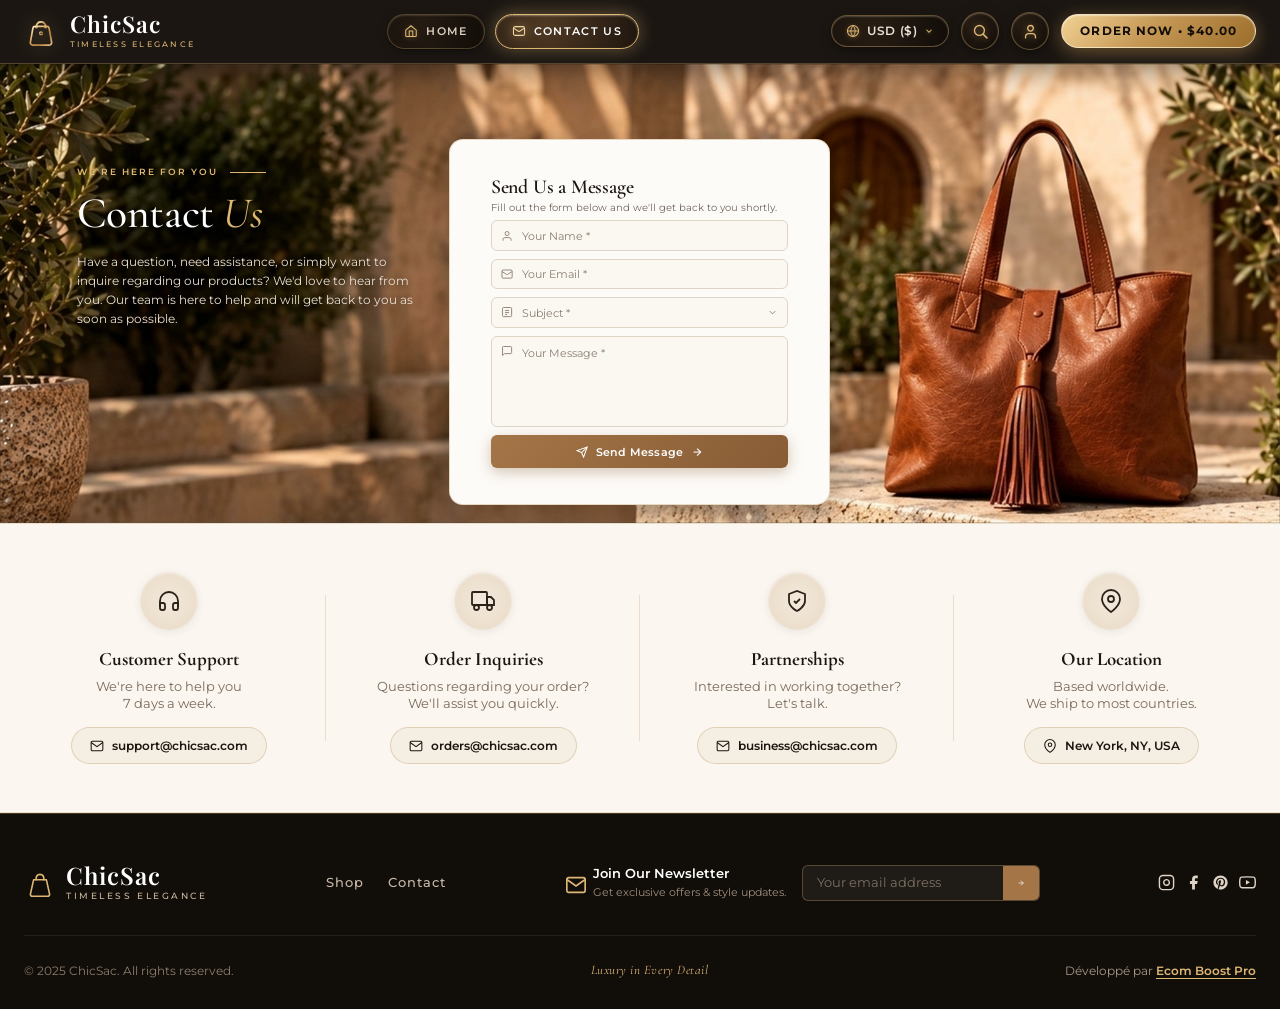
<file: contact.html>
<!DOCTYPE html>
<html lang="en">
<head>
  <meta charset="UTF-8">
  <meta name="viewport" content="width=device-width, initial-scale=1.0">
  <title>Contact Us — ChicSac | Timeless Elegance</title>
  <meta name="description" content="Get in touch with ChicSac. Our team is here to assist with product inquiries, order tracking, and custom requests.">
  <link rel="stylesheet" href="css/style.css">
  <link rel="icon" href="data:image/svg+xml,<svg xmlns='http://www.w3.org/2000/svg' viewBox='0 0 24 24' fill='%23c69956'><path d='M16 11V7a4 4 0 0 0-8 0v4M5 9h14l1 12H4L5 9z'/></svg>">
</head>
<body class="contact-page-body">

  <!-- ==========================================
       ULTRA-LUXURIOUS TOP NAVIGATION BAR
       ========================================== -->
  <header class="luxury-top-navbar" id="luxury-top-navbar">
    <div class="navbar-inner-container">
      
      <!-- Left: Mobile Toggle & Brand Logo -->
      <div class="nav-left-brand-group">
        <button type="button" class="nav-hamburger-btn" id="mobile-hamburger-btn" aria-label="Open Navigation Menu">
          <span></span>
          <span></span>
          <span></span>
        </button>

        <a href="index.html" class="nav-brand-wrap" aria-label="ChicSac - Home">
          <svg class="nav-brand-logo-svg" viewBox="0 0 40 40" fill="none" xmlns="http://www.w3.org/2000/svg">
            <defs>
              <linearGradient id="chicsacGoldMetalContact" x1="0%" y1="0%" x2="100%" y2="100%">
                <stop offset="0%" stop-color="#fff2d6" />
                <stop offset="30%" stop-color="#dfb775" />
                <stop offset="70%" stop-color="#b6833c" />
                <stop offset="100%" stop-color="#e8c78a" />
              </linearGradient>
            </defs>
            <!-- Arched Handles -->
            <path d="M14.5 15 C14.5 7.5, 25.5 7.5, 25.5 15" stroke="url(#chicsacGoldMetalContact)" stroke-width="2.2" stroke-linecap="round" />
            <!-- Handle Hardware Eyelets -->
            <circle cx="14.5" cy="15.5" r="1.6" fill="url(#chicsacGoldMetalContact)" />
            <circle cx="25.5" cy="15.5" r="1.6" fill="url(#chicsacGoldMetalContact)" />
            <!-- Luxury Tote Silhouette -->
            <path d="M10.5 16.5 L7.5 33.5 C7.3 35 8.5 36.5 10.2 36.5 L29.8 36.5 C31.5 36.5 32.7 35 32.5 33.5 L29.5 16.5 C29.3 15.3 28.3 14.5 27 14.5 L13 14.5 C11.7 14.5 10.7 15.3 10.5 16.5 Z" stroke="url(#chicsacGoldMetalContact)" stroke-width="2" stroke-linejoin="round" />
            <!-- Golden Turnlock Clasp -->
            <rect x="18" y="20.5" width="4" height="4.5" rx="1.2" fill="url(#chicsacGoldMetalContact)" />
            <circle cx="20" cy="22.75" r="0.85" fill="#16110d" />
            <!-- Haute-Couture Accent Stitch -->
            <line x1="11.5" y1="20" x2="28.5" y2="20" stroke="url(#chicsacGoldMetalContact)" stroke-width="1" stroke-dasharray="1.5 1.5" opacity="0.65" />
          </svg>
          <div class="nav-brand-text">
            <span class="nav-brand-title">ChicSac</span>
            <span class="nav-brand-subtitle">TIMELESS ELEGANCE</span>
          </div>
        </a>
      </div>

      <!-- Center: Main Navigation Links (Icon Tabs) -->
      <nav class="nav-menu-desktop" aria-label="Main Navigation">
        <a href="index.html" class="nav-tab-icon-item" title="Home" aria-label="Home">
          <svg class="tab-icon-svg" viewBox="0 0 24 24"><path d="M3 10.5L12 3l9 7.5V20a1.5 1.5 0 0 1-1.5 1.5H4.5A1.5 1.5 0 0 1 3 20V10.5z"></path><polyline points="9 21 9 12 15 12 15 21"></polyline></svg>
          <span class="tab-icon-label">HOME</span>
        </a>
        <a href="contact.html" class="nav-tab-icon-item active" title="Contact Us" aria-label="Contact Us">
          <svg class="tab-icon-svg" viewBox="0 0 24 24"><rect x="2.5" y="4.5" width="19" height="15" rx="3"></rect><path d="m21.5 7-8.5 5.5a2 2 0 0 1-2 0L2.5 7"></path></svg>
          <span class="tab-icon-label">CONTACT US</span>
        </a>
      </nav>

      <!-- Right: Utility Actions (All fully functioning) -->
      <div class="nav-actions-group">
        
        <!-- Currency Selector Dropdown -->
        <div class="currency-selector-wrap" id="currency-selector-container">
          <button type="button" class="currency-toggle-btn" id="currency-toggle-btn" aria-label="Select Currency">
            <svg viewBox="0 0 24 24"><circle cx="12" cy="12" r="9.5" stroke-width="1.8"></circle><line x1="2.5" y1="12" x2="21.5" y2="12" stroke-width="1.6"></line><path d="M12 2.5a14.5 14.5 0 0 1 3.8 9.5 14.5 14.5 0 0 1-3.8 9.5 14.5 14.5 0 0 1-3.8-9.5 14.5 14.5 0 0 1 3.8-9.5z" stroke-width="1.6"></path></svg>
            <span id="active-currency-text">USD ($)</span>
            <svg viewBox="0 0 24 24" style="width: 10px; height: 10px; stroke-width: 2.5;"><polyline points="6 9 12 15 18 9"></polyline></svg>
          </button>
          <div class="currency-dropdown-menu" id="currency-dropdown-menu">
            <button type="button" class="currency-option-item active" data-curr="USD" data-symbol="$" data-rate="1">
              <span>USD ($)</span>
              <span>$40.00</span>
            </button>
            <button type="button" class="currency-option-item" data-curr="EUR" data-symbol="€" data-rate="0.95">
              <span>EUR (€)</span>
              <span>€38.00</span>
            </button>
            <button type="button" class="currency-option-item" data-curr="GBP" data-symbol="£" data-rate="0.80">
              <span>GBP (£)</span>
              <span>£32.00</span>
            </button>
            <button type="button" class="currency-option-item" data-curr="AED" data-symbol="AED " data-rate="3.67">
              <span>AED (د.إ)</span>
              <span>150 AED</span>
            </button>
            <button type="button" class="currency-option-item" data-curr="SAR" data-symbol="SAR " data-rate="3.75">
              <span>SAR (ر.س)</span>
              <span>150 SAR</span>
            </button>
          </div>
        </div>

        <!-- Search Button -->
        <button type="button" class="nav-icon-btn" id="nav-search-btn" aria-label="Search Collection" title="Search Collection">
          <svg viewBox="0 0 24 24"><circle cx="10.5" cy="10.5" r="7" stroke-width="1.9"></circle><line x1="15.8" y1="15.8" x2="21" y2="21" stroke-width="2.2" stroke-linecap="round"></line></svg>
        </button>

        <!-- VIP Member / Account Button -->
        <button type="button" class="nav-icon-btn" id="nav-account-btn" aria-label="VIP Member Portal" title="VIP Member Portal">
          <svg viewBox="0 0 24 24"><path d="M19 21v-1.5a4.5 4.5 0 0 0-4.5-4.5h-5A4.5 4.5 0 0 0 5 19.5V21" stroke-width="1.9" stroke-linecap="round"></path><circle cx="12" cy="7.5" r="4" stroke-width="1.9"></circle></svg>
        </button>

        <!-- Direct ORDER NOW CTA -->
        <button type="button" class="nav-cta-pill-btn" id="nav-order-cta-btn">
          <span>ORDER NOW &bull; <span class="nav-price-display">$40</span></span>
        </button>

      </div>
    </div>
  </header>

  <!-- ==========================================
       CONTACT HERO BANNER WITH INTERACTIVE FORM
       ========================================== -->
  <section class="contact-hero-section">
    <div class="contact-hero-frame">
      <img src="assets/images/contact-hero.png?v=3" alt="ChicSac Contact Us" class="contact-hero-img">

      <!-- Interactive Hotspots & Form Overlay -->
      <div class="contact-hotspots-layer">
        <!-- Left Side Intro Text (From Reference Design) -->
        <div class="desktop-contact-intro">
          <div class="contact-badge-wrap">
            <span class="contact-eyebrow">WE'RE HERE FOR YOU</span>
            <span class="contact-eyebrow-line"></span>
          </div>
          <h1 class="contact-main-heading">Contact <span>Us</span></h1>
          <p class="contact-sub-text">
            Have a question, need assistance, or simply want to inquire regarding our products? We'd love to hear from you. Our team is here to help and will get back to you as soon as possible.
          </p>
        </div>

        <!-- Crisp Desktop Luxury Form Card -->
        <div class="desktop-contact-card">
          <div class="desktop-card-header">
            <h2 class="desktop-card-title">Send Us a Message</h2>
            <p class="desktop-card-subtitle">Fill out the form below and we'll get back to you shortly.</p>
          </div>

          <form class="desktop-card-form" id="desktop-contact-form">
            <!-- Name Input -->
            <div class="desktop-input-group">
              <span class="desktop-input-icon">
                <svg viewBox="0 0 24 24"><path d="M20 21v-2a4 4 0 0 0-4-4H8a4 4 0 0 0-4 4v2"></path><circle cx="12" cy="7" r="4"></circle></svg>
              </span>
              <input type="text" id="c-name" name="name" class="desktop-form-input" placeholder="Your Name *" required autocomplete="name">
            </div>

            <!-- Email Input -->
            <div class="desktop-input-group">
              <span class="desktop-input-icon">
                <svg viewBox="0 0 24 24"><rect x="2" y="4" width="20" height="16" rx="2"></rect><path d="M22 7l-8.97 5.7a1.94 1.94 0 0 1-2.06 0L2 7"></path></svg>
              </span>
              <input type="email" id="c-email" name="email" class="desktop-form-input" placeholder="Your Email *" required autocomplete="email">
            </div>

            <!-- Subject Select -->
            <div class="desktop-input-group">
              <span class="desktop-input-icon">
                <svg viewBox="0 0 24 24"><rect x="3" y="3" width="18" height="18" rx="2"></rect><line x1="8" y1="9" x2="16" y2="9"></line><line x1="8" y1="13" x2="16" y2="13"></line><line x1="8" y1="17" x2="12" y2="17"></line></svg>
              </span>
              <select id="c-subject" name="subject" class="desktop-form-select" required>
                <option value="" disabled selected hidden>Subject *</option>
                <option value="general">General Inquiry</option>
                <option value="orders">Order Status &amp; Tracking</option>
                <option value="shipping">Worldwide Shipping</option>
                <option value="partnerships">Wholesale &amp; Partnerships</option>
              </select>
              <span class="desktop-select-arrow">
                <svg viewBox="0 0 24 24"><polyline points="6 9 12 15 18 9"></polyline></svg>
              </span>
            </div>

            <!-- Message Textarea -->
            <div class="desktop-input-group message-group">
              <span class="desktop-input-icon textarea-icon">
                <svg viewBox="0 0 24 24"><path d="M21 15a2 2 0 0 1-2 2H7l-4 4V5a2 2 0 0 1 2-2h14a2 2 0 0 1 2 2z"></path></svg>
              </span>
              <textarea id="c-message" name="message" class="desktop-form-textarea" placeholder="Your Message *" required rows="3"></textarea>
            </div>

            <!-- Submit Button -->
            <button type="submit" class="desktop-form-submit-btn" id="c-submit-btn">
              <svg class="submit-plane-icon" viewBox="0 0 24 24"><line x1="22" y1="2" x2="11" y2="13"></line><polygon points="22 2 15 22 11 13 2 9 22 2"></polygon></svg>
              <span>Send Message</span>
              <svg class="submit-arrow-icon" viewBox="0 0 24 24"><line x1="5" y1="12" x2="19" y2="12"></line><polyline points="12 5 19 12 12 19"></polyline></svg>
            </button>
          </form>
        </div>
      </div>
    </div>

    <!-- Mobile Responsive Fallback (< 900px) -->
    <div class="contact-mobile-wrapper">
      <div class="contact-mobile-hero-img-wrap">
        <img src="assets/images/contact-hero.png?v=3" alt="ChicSac - Contact Us" class="contact-mobile-hero-img">
        <div class="contact-mobile-hero-overlay">
          <div class="contact-badge-wrap">
            <span class="contact-eyebrow">WE'RE HERE FOR YOU</span>
            <span class="contact-eyebrow-line"></span>
          </div>
          <h1 class="contact-main-heading">Contact <span>Us</span></h1>
        </div>
      </div>
      <div class="contact-mobile-intro">
        <p class="contact-sub-text">Have a question, need assistance, or simply want to inquire regarding our products? We'd love to hear from you. Our team is here to help and will get back to you as soon as possible.</p>
      </div>

      <div class="contact-mobile-card">
        <h2 class="mobile-form-title">Send Us a Message</h2>
        <p class="mobile-form-subtitle">Fill out the form below and we'll get back to you shortly.</p>

        <form id="mobile-contact-form" class="mobile-form-elements">
          <div class="order-form-group">
            <label class="form-label" for="m-name">Your Name *</label>
            <input type="text" id="m-name" class="form-input-field" placeholder="Full name" required>
          </div>
          <div class="order-form-group">
            <label class="form-label" for="m-email">Your Email *</label>
            <input type="email" id="m-email" class="form-input-field" placeholder="name@example.com" required>
          </div>
          <div class="order-form-group">
            <label class="form-label" for="m-subject">Subject *</label>
            <select id="m-subject" class="form-select-field">
              <option value="general">General Inquiry</option>
              <option value="orders">Order Status &amp; Tracking</option>
              <option value="shipping">Worldwide Shipping</option>
              <option value="partnerships">Wholesale &amp; Partnerships</option>
            </select>
          </div>
          <div class="order-form-group">
            <label class="form-label" for="m-message">Your Message *</label>
            <textarea id="m-message" rows="4" class="form-input-field" placeholder="Write your message here..." required></textarea>
          </div>
          <button type="submit" class="submit-order-btn">
            SEND MESSAGE &rarr;
          </button>
        </form>
      </div>
    </div>
  </section>

  <!-- ==========================================
       MIDDLE BAR: 4 CONTACT CHANNELS
       ========================================== -->
  <section class="contact-channels-section">
    <div class="contact-channels-grid">
      
      <!-- Channel 1: Customer Support -->
      <div class="contact-channel-card">
        <div class="channel-icon-circle">
          <!-- Headset Icon -->
          <svg viewBox="0 0 24 24">
            <path d="M3 18v-6a9 9 0 0 1 18 0v6"></path>
            <path d="M21 19a2 2 0 0 1-2 2h-1a2 2 0 0 1-2-2v-3a2 2 0 0 1 2-2h3zM3 19a2 2 0 0 0 2 2h1a2 2 0 0 0 2-2v-3a2 2 0 0 0-2-2H3z"></path>
          </svg>
        </div>
        <div class="channel-content">
          <h3 class="channel-title">Customer Support</h3>
          <p class="channel-sub">We're here to help you<br>7 days a week.</p>
          <a href="mailto:support@chicsac.com" class="channel-action-pill">
            <svg viewBox="0 0 24 24"><path d="M4 4h16c1.1 0 2 .9 2 2v12c0 1.1-.9 2-2 2H4c-1.1 0-2-.9-2-2V6c0-1.1.9-2 2-2z"></path><polyline points="22,6 12,13 2,6"></polyline></svg>
            <span>support@chicsac.com</span>
          </a>
        </div>
      </div>

      <!-- Channel 2: Order Inquiries -->
      <div class="contact-channel-card">
        <div class="channel-icon-circle">
          <!-- Delivery Truck Icon -->
          <svg viewBox="0 0 24 24">
            <rect x="1" y="3" width="15" height="13" rx="1"></rect>
            <polygon points="16 8 20 8 23 11 23 16 16 16 16 8"></polygon>
            <circle cx="5.5" cy="18.5" r="2.5"></circle>
            <circle cx="18.5" cy="18.5" r="2.5"></circle>
          </svg>
        </div>
        <div class="channel-content">
          <h3 class="channel-title">Order Inquiries</h3>
          <p class="channel-sub">Questions regarding your order?<br>We'll assist you quickly.</p>
          <a href="mailto:orders@chicsac.com" class="channel-action-pill">
            <svg viewBox="0 0 24 24"><path d="M4 4h16c1.1 0 2 .9 2 2v12c0 1.1-.9 2-2 2H4c-1.1 0-2-.9-2-2V6c0-1.1.9-2 2-2z"></path><polyline points="22,6 12,13 2,6"></polyline></svg>
            <span>orders@chicsac.com</span>
          </a>
        </div>
      </div>

      <!-- Channel 3: Partnerships -->
      <div class="contact-channel-card">
        <div class="channel-icon-circle">
          <!-- Shield Check Icon -->
          <svg viewBox="0 0 24 24">
            <path d="M12 22s8-4 8-10V5l-8-3-8 3v7c0 6 8 10 8 10z"></path>
            <path d="M9 12l2 2 4-4"></path>
          </svg>
        </div>
        <div class="channel-content">
          <h3 class="channel-title">Partnerships</h3>
          <p class="channel-sub">Interested in working together?<br>Let's talk.</p>
          <a href="mailto:business@chicsac.com" class="channel-action-pill">
            <svg viewBox="0 0 24 24"><path d="M4 4h16c1.1 0 2 .9 2 2v12c0 1.1-.9 2-2 2H4c-1.1 0-2-.9-2-2V6c0-1.1.9-2 2-2z"></path><polyline points="22,6 12,13 2,6"></polyline></svg>
            <span>business@chicsac.com</span>
          </a>
        </div>
      </div>

      <!-- Channel 4: Our Location -->
      <div class="contact-channel-card">
        <div class="channel-icon-circle">
          <!-- Map Pin Icon -->
          <svg viewBox="0 0 24 24">
            <path d="M21 10c0 7-9 13-9 13s-9-6-9-13a9 9 0 0 1 18 0z"></path>
            <circle cx="12" cy="10" r="3"></circle>
          </svg>
        </div>
        <div class="channel-content">
          <h3 class="channel-title">Our Location</h3>
          <p class="channel-sub">Based worldwide.<br>We ship to most countries.</p>
          <div class="channel-action-pill">
            <svg viewBox="0 0 24 24"><path d="M21 10c0 7-9 13-9 13s-9-6-9-13a9 9 0 0 1 18 0z"></path><circle cx="12" cy="10" r="3"></circle></svg>
            <span>New York, NY, USA</span>
          </div>
        </div>
      </div>

    </div>
  </section>

  <!-- ==========================================
       FOOTER
       ========================================== -->
  <footer class="site-footer">
    <div class="footer-top-container">
      
      <!-- Logo in Footer -->
      <a href="index.html" class="brand-logo-wrap">
        <svg class="logo-icon-svg" viewBox="0 0 40 40">
          <path d="M12 16 L8 34 C8 35.5 9 36.5 10.5 36.5 L29.5 36.5 C31 36.5 32 35.5 32 34 L28 16 Z" stroke-width="2" stroke-linejoin="round" />
          <path d="M15 16 C15 7, 25 7, 25 16" stroke-width="2" stroke-linecap="round" />
        </svg>
        <div class="brand-text-group">
          <span class="brand-name">ChicSac</span>
          <span class="brand-tagline">TIMELESS ELEGANCE</span>
        </div>
      </a>

      <!-- Center Links -->
      <nav class="footer-nav" aria-label="Footer Navigation">
        <a href="index.html#product-showcase" class="footer-link">Shop</a>
        <a href="contact.html" class="footer-link">Contact</a>
      </nav>

      <!-- Newsletter Signup -->
      <div class="footer-newsletter-wrap">
        <div class="newsletter-info">
          <div class="newsletter-icon">
            <svg viewBox="0 0 24 24"><path d="M4 4h16c1.1 0 2 .9 2 2v12c0 1.1-.9 2-2 2H4c-1.1 0-2-.9-2-2V6c0-1.1.9-2 2-2z"></path><polyline points="22,6 12,13 2,6"></polyline></svg>
          </div>
          <div class="newsletter-text">
            <span class="newsletter-title">Join Our Newsletter</span>
            <span class="newsletter-sub">Get exclusive offers &amp; style updates.</span>
          </div>
        </div>
        <form class="newsletter-form" id="newsletter-form" onsubmit="return false;">
          <input type="email" placeholder="Your email address" class="newsletter-input" required id="newsletter-email">
          <button type="submit" class="newsletter-submit-btn" aria-label="Subscribe">
            <svg viewBox="0 0 24 24" fill="none"><line x1="5" y1="12" x2="19" y2="12"></line><polyline points="12 5 19 12 12 19"></polyline></svg>
          </button>
        </form>
      </div>

      <!-- Social Media Links -->
      <div class="footer-social-links">
        <a href="#" class="social-icon-btn" aria-label="Instagram">
          <svg viewBox="0 0 24 24"><rect x="2" y="2" width="20" height="20" rx="5" ry="5" fill="none" stroke="currentColor" stroke-width="2"></rect><path d="M16 11.37A4 4 0 1 1 12.63 8 4 4 0 0 1 16 11.37z" fill="none" stroke="currentColor" stroke-width="2"></path><line x1="17.5" y1="6.5" x2="17.51" y2="6.5" stroke="currentColor" stroke-width="2"></line></svg>
        </a>
        <a href="#" class="social-icon-btn" aria-label="Facebook">
          <svg viewBox="0 0 24 24"><path d="M18 2h-3a5 5 0 0 0-5 5v3H7v4h3v8h4v-8h3l1-4h-4V7a1 1 0 0 1 1-1h3z"></path></svg>
        </a>
        <a href="#" class="social-icon-btn" aria-label="Pinterest">
          <svg viewBox="0 0 24 24"><path d="M12 2C6.48 2 2 6.48 2 12c0 4.24 2.65 7.86 6.4 9.3-.09-.78-.17-1.98.04-2.83.19-.77 1.25-5.32 1.25-5.32s-.32-.64-.32-1.58c0-1.48.86-2.59 1.93-2.59.91 0 1.35.68 1.35 1.5 0 .91-.58 2.28-.88 3.55-.25 1.06.53 1.92 1.57 1.92 1.89 0 3.34-1.99 3.34-4.87 0-2.54-1.83-4.32-4.44-4.32-3.03 0-4.8 2.27-4.8 4.62 0 .91.35 1.89.79 2.42.09.11.1.2.07.31-.08.31-.25 1.02-.28 1.16-.04.19-.15.23-.34.14-1.27-.59-2.07-2.45-2.07-3.94 0-3.21 2.33-6.16 6.73-6.16 3.53 0 6.28 2.52 6.28 5.88 0 3.51-2.21 6.33-5.28 6.33-1.03 0-2-.54-2.33-1.17l-.64 2.43c-.23.89-.86 2-1.28 2.69.96.3 1.98.46 3.03.46 5.52 0 10-4.48 10-10S17.52 2 12 2z"></path></svg>
        </a>
        <a href="#" class="social-icon-btn" aria-label="YouTube">
          <svg viewBox="0 0 24 24"><path d="M22.54 6.42a2.78 2.78 0 0 0-1.94-2C18.88 4 12 4 12 4s-6.88 0-8.6.46a2.78 2.78 0 0 0-1.94 2A29 29 0 0 0 1 11.75a29 29 0 0 0 .46 5.33A2.78 2.78 0 0 0 3.4 19c1.72.46 8.6.46 8.6.46s6.88 0 8.6-.46a2.78 2.78 0 0 0 1.94-2 29 29 0 0 0 .46-5.25 29 29 0 0 0-.46-5.33z" fill="none" stroke="currentColor" stroke-width="2"></path><polygon points="9.75 15.02 15.5 11.75 9.75 8.48 9.75 15.02" fill="currentColor"></polygon></svg>
        </a>
      </div>

    </div>

    <!-- Bottom Copyright -->
    <div class="footer-bottom-container">
      <span>&copy; 2025 ChicSac. All rights reserved.</span>
      <span class="footer-luxury-tag">Luxury in Every Detail</span>
      <span class="footer-dev-credit">Développé par <a href="https://wa.me/212642394756" target="_blank" rel="noopener noreferrer">Ecom Boost Pro</a></span>
    </div>
  </footer>

  <!-- ==========================================
       ORDER MODAL / FAST CHECKOUT
       ========================================== -->
  <div class="modal-overlay" id="order-modal-overlay">
    <div class="order-modal-window">
      <button class="modal-close-btn" id="close-order-modal-btn" aria-label="Close Order Modal">&times;</button>
      
      <!-- Order Form View -->
      <div id="order-form-container">
        <div class="modal-header-block">
          <div style="display: inline-flex; align-items: center; gap: 6px; padding: 5px 12px; border-radius: 999px; background: rgba(37, 211, 102, 0.12); color: #1e874b; font-size: 11px; font-weight: 700; margin-bottom: 8px;">
            <svg viewBox="0 0 24 24" style="width: 14px; height: 14px; fill: currentColor;"><path d="M12.04 2c-5.46 0-9.91 4.45-9.91 9.91 0 1.75.46 3.45 1.32 4.95L2.05 22l5.25-1.38c1.45.79 3.08 1.21 4.74 1.21 5.46 0 9.91-4.45 9.91-9.91 0-2.65-1.03-5.14-2.9-7.01A9.82 9.82 0 0 0 12.04 2zm.01 1.67c4.55 0 8.24 3.7 8.24 8.24 0 2.2-.86 4.28-2.42 5.83a8.19 8.19 0 0 1-5.82 2.41h-.01c-1.43 0-2.83-.37-4.07-1.07l-.29-.17-3.12.82.83-3.04-.19-.3a8.18 8.18 0 0 1-1.25-4.48c0-4.54 3.69-8.24 8.24-8.24zm4.52 11.66c-.25-.13-1.47-.72-1.7-.81-.23-.08-.39-.13-.56.13-.17.25-.64.81-.79.97-.14.17-.29.19-.54.06-.25-.13-1.06-.39-2.02-1.25-.75-.67-1.25-1.49-1.39-1.74-.15-.25-.02-.39.11-.51.11-.11.25-.29.37-.44.13-.15.17-.25.25-.42.08-.17.04-.32-.02-.45-.06-.13-.56-1.35-.77-1.85-.2-.48-.41-.42-.56-.43h-.48c-.17 0-.44.06-.67.31-.23.25-.88.86-.88 2.1 0 1.24.9 2.44 1.03 2.61.13.17 1.78 2.71 4.31 3.8.6.26 1.07.41 1.44.53.61.19 1.16.17 1.6.1.49-.07 1.47-.6 1.68-1.18.21-.58.21-1.08.15-1.18-.06-.1-.23-.17-.48-.29z"/></svg>
            DIRECT WHATSAPP ORDER &bull; تأكيد فوري عبر واتساب
          </div>
          <h3 class="modal-title">Complete Your Order (معلومات الطلب)</h3>
          <p class="modal-subtitle">Special Introductory Price: $40 with Free Worldwide Delivery</p>
        </div>

        <!-- Product Preview Box -->
        <div class="modal-product-summary">
          <img src="assets/images/bag-front.jpg" alt="Selected Bag" class="modal-product-thumb" id="modal-bag-thumb">
          <div class="modal-product-meta">
            <div class="modal-meta-title">ChicSac Signature Leather Tote</div>
            <div class="modal-meta-price">$40 <span style="font-size: 12px; color: #8c7c6c; text-decoration: line-through;">$89</span></div>
            <div style="font-size: 11.5px; color: #2e7d32; font-weight: 600; margin-top: 2px;">In Stock &amp; Ready to Ship</div>
          </div>
        </div>

        <form id="order-form">
          <!-- Color Selection -->
          <div class="order-form-group">
            <label class="form-label">Select Color (اختر اللون)</label>
            <div class="color-options-row">
              <button type="button" class="color-option-btn selected" data-color="Cognac Tan" data-img="assets/images/bag-front.jpg">
                <span class="color-swatch-circle tan"></span>
                <span>Cognac Tan</span>
              </button>
              <button type="button" class="color-option-btn" data-color="Vintage Brown" data-img="assets/images/bag-colors.jpg">
                <span class="color-swatch-circle brown"></span>
                <span>Vintage Brown</span>
              </button>
            </div>
          </div>

          <!-- Quantity Selection -->
          <div class="order-form-group">
            <label class="form-label">Quantity (الكمية)</label>
            <div class="quantity-picker-row">
              <button type="button" class="qty-btn" id="qty-minus">&minus;</button>
              <span class="qty-display" id="qty-value">1</span>
              <button type="button" class="qty-btn" id="qty-plus">&plus;</button>
            </div>
          </div>

          <!-- Recipient Name -->
          <div class="order-form-group">
            <label class="form-label" for="customer-name">Full Name (الاسم الكامل) *</label>
            <input type="text" id="customer-name" class="form-input-field" placeholder="e.g. Sarah Jenkins / سارة" required>
          </div>

          <!-- Recipient Phone / WhatsApp -->
          <div class="order-form-group">
            <label class="form-label" for="customer-phone">Phone / WhatsApp (رقم الهاتف) *</label>
            <input type="tel" id="customer-phone" class="form-input-field" placeholder="e.g. 06 XX XX XX XX / +212 6XX..." required>
          </div>

          <!-- Delivery Address -->
          <div class="order-form-group">
            <label class="form-label" for="customer-address">City &amp; Address (المدينة والعنوان بالتفصيل) *</label>
            <input type="text" id="customer-address" class="form-input-field" placeholder="e.g. Casablanca, Maarif / الدار البيضاء" required>
          </div>

          <!-- Optional Notes -->
          <div class="order-form-group">
            <label class="form-label" for="customer-notes">Order Notes / ملاحظات إضافية (اختياري)</label>
            <input type="text" id="customer-notes" class="form-input-field" placeholder="Any special delivery instructions...">
          </div>

          <!-- Payment Option -->
          <div class="order-form-group">
            <label class="form-label">Payment Method (طريقة الدفع)</label>
            <select class="form-select-field" id="payment-method">
              <option value="Cash on Delivery (الدفع عند الاستلام)">Cash on Delivery (الدفع عند الاستلام)</option>
              <option value="Bank Transfer (تحويل بنكي)">Bank Transfer (تحويل بنكي)</option>
              <option value="Credit / Debit Card (بطاقة بنكية)">Credit / Debit Card (بطاقة بنكية)</option>
            </select>
          </div>

          <!-- Order Summary Breakdown -->
          <div class="order-cost-breakdown">
            <div class="cost-row">
              <span>Item Subtotal:</span>
              <span id="summary-subtotal">$40.00</span>
            </div>
            <div class="cost-row">
              <span>Worldwide Shipping:</span>
              <span style="color: #2e7d32; font-weight: 600;">FREE (مجاني)</span>
            </div>
            <div class="cost-row total-row">
              <span>Total Amount:</span>
              <span id="summary-total" style="color: var(--primary-gold-dark);">$40.00</span>
            </div>
          </div>

          <!-- Confirm Button -->
          <button type="submit" class="submit-order-btn" id="submit-order-btn">
            <svg viewBox="0 0 24 24" style="width: 20px; height: 20px; fill: currentColor;"><path d="M12.04 2c-5.46 0-9.91 4.45-9.91 9.91 0 1.75.46 3.45 1.32 4.95L2.05 22l5.25-1.38c1.45.79 3.08 1.21 4.74 1.21 5.46 0 9.91-4.45 9.91-9.91 0-2.65-1.03-5.14-2.9-7.01A9.82 9.82 0 0 0 12.04 2zm.01 1.67c4.55 0 8.24 3.7 8.24 8.24 0 2.2-.86 4.28-2.42 5.83a8.19 8.19 0 0 1-5.82 2.41h-.01c-1.43 0-2.83-.37-4.07-1.07l-.29-.17-3.12.82.83-3.04-.19-.3a8.18 8.18 0 0 1-1.25-4.48c0-4.54 3.69-8.24 8.24-8.24zm4.52 11.66c-.25-.13-1.47-.72-1.7-.81-.23-.08-.39-.13-.56.13-.17.25-.64.81-.79.97-.14.17-.29.19-.54.06-.25-.13-1.06-.39-2.02-1.25-.75-.67-1.25-1.49-1.39-1.74-.15-.25-.02-.39.11-.51.11-.11.25-.29.37-.44.13-.15.17-.25.25-.42.08-.17.04-.32-.02-.45-.06-.13-.56-1.35-.77-1.85-.2-.48-.41-.42-.56-.43h-.48c-.17 0-.44.06-.67.31-.23.25-.88.86-.88 2.1 0 1.24.9 2.44 1.03 2.61.13.17 1.78 2.71 4.31 3.8.6.26 1.07.41 1.44.53.61.19 1.16.17 1.6.1.49-.07 1.47-.6 1.68-1.18.21-.58.21-1.08.15-1.18-.06-.1-.23-.17-.48-.29z"/></svg>
            <span id="submit-order-text">CONFIRM &amp; SEND VIA WHATSAPP &bull; $40.00</span>
          </button>
        </form>
      </div>

      <!-- Success Pane -->
      <div class="order-success-pane" id="order-success-pane">
        <div class="order-success-icon" style="background: rgba(37, 211, 102, 0.15); color: #25d366;">
          <svg viewBox="0 0 24 24" fill="none" style="stroke: #25d366; stroke-width: 2.5;"><path d="M20 6L9 17l-5-5"></path></svg>
        </div>
        <h3 class="modal-title" style="color: #1e874b;">Order Prepared for WhatsApp!</h3>
        <p style="font-size: 14px; color: #5c4e3f; margin: 8px 0 16px;">
          Your order has been formatted and directed to our WhatsApp concierge (<strong>+212 676-494855</strong>).
        </p>
        <div style="background: #f7f2ea; padding: 14px; border-radius: 8px; margin-bottom: 20px; font-size: 13px; text-align: left;">
          <div><strong>Order Reference:</strong> <span id="success-order-id">#CS-98421</span></div>
          <div><strong>WhatsApp Concierge:</strong> +212 676-494855</div>
          <div><strong>Estimated Delivery:</strong> 3 &ndash; 5 Business Days</div>
          <div><strong>Free Shipping:</strong> Included</div>
        </div>
        <a id="btn-reopen-whatsapp" href="#" target="_blank" class="order-btn-primary" style="display: flex; align-items: center; justify-content: center; gap: 8px; width: 100%; max-width: none; background: #25d366; color: #fff; margin-bottom: 10px; text-decoration: none; border-radius: 8px; font-weight: 700; padding: 14px;">
          <svg viewBox="0 0 24 24" style="width: 18px; height: 18px; fill: currentColor;"><path d="M12.04 2c-5.46 0-9.91 4.45-9.91 9.91 0 1.75.46 3.45 1.32 4.95L2.05 22l5.25-1.38c1.45.79 3.08 1.21 4.74 1.21 5.46 0 9.91-4.45 9.91-9.91 0-2.65-1.03-5.14-2.9-7.01A9.82 9.82 0 0 0 12.04 2zm.01 1.67c4.55 0 8.24 3.7 8.24 8.24 0 2.2-.86 4.28-2.42 5.83a8.19 8.19 0 0 1-5.82 2.41h-.01c-1.43 0-2.83-.37-4.07-1.07l-.29-.17-3.12.82.83-3.04-.19-.3a8.18 8.18 0 0 1-1.25-4.48c0-4.54 3.69-8.24 8.24-8.24zm4.52 11.66c-.25-.13-1.47-.72-1.7-.81-.23-.08-.39-.13-.56.13-.17.25-.64.81-.79.97-.14.17-.29.19-.54.06-.25-.13-1.06-.39-2.02-1.25-.75-.67-1.25-1.49-1.39-1.74-.15-.25-.02-.39.11-.51.11-.11.25-.29.37-.44.13-.15.17-.25.25-.42.08-.17.04-.32-.02-.45-.06-.13-.56-1.35-.77-1.85-.2-.48-.41-.42-.56-.43h-.48c-.17 0-.44.06-.67.31-.23.25-.88.86-.88 2.1 0 1.24.9 2.44 1.03 2.61.13.17 1.78 2.71 4.31 3.8.6.26 1.07.41 1.44.53.61.19 1.16.17 1.6.1.49-.07 1.47-.6 1.68-1.18.21-.58.21-1.08.15-1.18-.06-.1-.23-.17-.48-.29z"/></svg>
          OPEN IN WHATSAPP (فتح في واتساب)
        </a>
        <button type="button" class="order-btn-primary" id="btn-done-order" style="width: 100%; max-width: none; background: #16110d; border: 1px solid rgba(223, 183, 117, 0.4); color: #dfb775;">
          CONTINUE BROWSING
        </button>
      </div>

    </div>
  </div>

  <!-- ==========================================
       SEARCH OVERLAY MODAL
       ========================================== -->
  <div class="modal-luxury-backdrop" id="search-modal-backdrop">
    <div class="search-modal-box" id="search-modal-box">
      <button class="modal-close-btn" id="close-search-modal" aria-label="Close Search">&times;</button>
      
      <div style="display: flex; align-items: center; gap: 8px;">
        <span class="views-eyebrow">CHICSAC CATALOG</span>
      </div>
      <h3 style="font-family: var(--font-serif); font-size: 24px; margin-top: 4px;">Search Our Collection</h3>
      
      <div class="search-input-wrapper">
        <svg viewBox="0 0 24 24"><circle cx="11" cy="11" r="8"></circle><line x1="21" y1="21" x2="16.65" y2="16.65"></line></svg>
        <input type="text" class="search-main-input" id="search-keyword-input" placeholder="Type a keyword (e.g. tote, brown, cognac, leather, $40)..." autocomplete="off">
      </div>

      <div class="search-tags-row">
        <span class="search-tags-label">Quick Search:</span>
        <button type="button" class="search-tag-chip" data-search="Signature Tote">Signature Tote</button>
        <button type="button" class="search-tag-chip" data-search="Cognac Tan">Cognac Tan</button>
        <button type="button" class="search-tag-chip" data-search="Vintage Brown">Vintage Brown</button>
        <button type="button" class="search-tag-chip" data-search="Genuine Leather">Genuine Leather</button>
      </div>

      <div class="search-results-list" id="search-results-list">
        <!-- Result 1 -->
        <div class="search-result-item" data-target="product-showcase" data-color="Cognac Tan" data-img="assets/images/bag-front.jpg">
          <img src="assets/images/bag-front.jpg" alt="Cognac Tan Tote" class="search-item-thumb">
          <div class="search-item-info">
            <div class="search-item-title">ChicSac Signature Leather Tote — Cognac Tan</div>
            <div class="search-item-desc">Handcrafted genuine leather • Everyday luxury tote</div>
          </div>
          <div class="search-item-price">$40</div>
        </div>

        <!-- Result 2 -->
        <div class="search-result-item" data-target="product-showcase" data-color="Vintage Brown" data-img="assets/images/bag-colors.jpg">
          <img src="assets/images/bag-colors.jpg" alt="Vintage Brown Tote" class="search-item-thumb">
          <div class="search-item-info">
            <div class="search-item-title">ChicSac Signature Leather Tote — Vintage Brown</div>
            <div class="search-item-desc">Deep rich patina leather • Zipper compartment</div>
          </div>
          <div class="search-item-price">$40</div>
        </div>
      </div>
    </div>
  </div>

  <!-- ==========================================
       VIP MEMBER & ORDER TRACKING MODAL
       ========================================== -->
  <div class="modal-luxury-backdrop" id="account-modal-backdrop">
    <div class="account-modal-card">
      <button class="modal-close-btn" id="close-account-modal" aria-label="Close VIP Portal">&times;</button>
      
      <div class="account-header-center">
        <div class="account-vip-crest">
          <svg viewBox="0 0 24 24"><path d="M12 2L15 8H21L16.5 12L18.5 18L12 14L5.5 18L7.5 12L3 8H9L12 2Z"></path></svg>
        </div>
        <h3 style="font-family: var(--font-serif); font-size: 24px; margin-bottom: 2px;">ChicSac VIP Concierge</h3>
        <p style="font-size: 12px; color: var(--text-muted);">Priority assistance, VIP discounts &amp; order tracking</p>
      </div>

      <div class="account-tabs-row">
        <button type="button" class="account-tab-btn active" id="tab-vip-signin">VIP Member Sign In</button>
        <button type="button" class="account-tab-btn" id="tab-order-track">Track Order</button>
      </div>

      <!-- Tab Content: VIP Sign In -->
      <div id="pane-vip-signin">
        <div class="vip-perk-pill">
          <span class="vip-perk-badge">VIP REWARD</span>
          <span>Use code <strong>CHIC10</strong> for extra 10% off &amp; free worldwide delivery!</span>
        </div>
        <form id="vip-auth-form" onsubmit="return false;">
          <div class="order-form-group">
            <label class="form-label" for="vip-user-email">VIP Member Email</label>
            <input type="email" id="vip-user-email" class="form-input-field" placeholder="your-email@example.com" required>
          </div>
          <div class="order-form-group">
            <label class="form-label" for="vip-user-password">Password / Secret PIN</label>
            <input type="password" id="vip-user-password" class="form-input-field" placeholder="••••••••" required>
          </div>
          <button type="submit" class="order-btn-primary" style="width: 100%; max-width: none;" id="btn-vip-login-submit">
            ENTER VIP CONCIERGE
          </button>
        </form>
      </div>

      <!-- Tab Content: Track Order -->
      <div id="pane-order-track" style="display: none;">
        <form id="track-shipment-form" onsubmit="return false;">
          <div class="order-form-group">
            <label class="form-label" for="track-shipment-id">Order Reference #</label>
            <input type="text" id="track-shipment-id" class="form-input-field" placeholder="e.g. #CS-98421" required>
          </div>
          <button type="submit" class="order-btn-primary" style="width: 100%; max-width: none;" id="btn-track-submit">
            TRACK SHIPMENT
          </button>
        </form>
        <div id="tracking-result-box" style="display: none; margin-top: 16px; background: rgba(255,255,255,0.06); padding: 14px; border-radius: 8px; border: 1px solid rgba(223,183,117,0.3); font-size: 12.5px;">
          <div style="color: #4ade80; font-weight: 700; margin-bottom: 4px;">● In Transit — On Schedule</div>
          <div style="color: #eae1d5;">Carrier: DHL Worldwide Express</div>
          <div style="color: var(--text-muted); font-size: 11.5px; margin-top: 4px;">Estimated Arrival: 3 Business Days</div>
        </div>
      </div>
    </div>
  </div>

  <!-- ==========================================
       CART SLIDE-OUT DRAWER
       ========================================== -->
  <div class="cart-drawer-overlay" id="cart-drawer-overlay">
    <div class="cart-drawer-backdrop" id="cart-drawer-backdrop"></div>
    <div class="cart-drawer-panel">
      <div class="cart-drawer-header">
        <div class="cart-header-title-wrap">
          <svg viewBox="0 0 24 24"><path d="M6 2L3 6v14a2 2 0 0 0 2 2h14a2 2 0 0 0 2-2V6l-3-4z"></path><line x1="3" y1="6" x2="21" y2="6"></line><path d="M16 10a4 4 0 0 1-8 0"></path></svg>
          <h3>Shopping Bag (<span id="drawer-items-count">1</span>)</h3>
        </div>
        <button type="button" class="cart-drawer-close" id="close-cart-drawer-btn" aria-label="Close Cart">&times;</button>
      </div>

      <!-- Free Worldwide Shipping Progress -->
      <div class="cart-free-shipping-bar">
        <div class="free-shipping-text">
          <span>Worldwide Express Delivery: <strong>FREE</strong></span>
          <span style="background: rgba(74,222,128,0.2); color: #4ade80; padding: 2px 7px; border-radius: 4px; font-weight: 700; font-size: 10px;">100% UNLOCKED</span>
        </div>
        <div class="free-shipping-progress">
          <div class="free-shipping-fill" style="width: 100%;"></div>
        </div>
      </div>

      <!-- Cart Item Container -->
      <div class="cart-items-container">
        <div class="cart-drawer-item">
          <img src="assets/images/bag-front.jpg" alt="ChicSac Tote" class="drawer-item-img" id="drawer-product-img">
          <div class="drawer-item-details">
            <div class="drawer-item-header">
              <h4 class="drawer-item-title">ChicSac Signature Leather Tote</h4>
              <button type="button" class="drawer-remove-item" id="drawer-remove-item-btn" title="Remove">&times;</button>
            </div>
            <div class="drawer-item-color">Color: <strong id="drawer-product-color">Cognac Tan</strong></div>
            <div class="drawer-item-price-row">
              <div>
                <span class="drawer-price" id="drawer-item-price">$40.00</span>
                <span class="drawer-original-price">$89.00</span>
              </div>
              <div class="drawer-qty-stepper">
                <button type="button" class="drawer-qty-btn" id="drawer-minus-btn">&minus;</button>
                <span class="drawer-qty-val" id="drawer-qty-val">1</span>
                <button type="button" class="drawer-qty-btn" id="drawer-plus-btn">&plus;</button>
              </div>
            </div>
          </div>
        </div>
      </div>

      <!-- Promo Code Box -->
      <div class="cart-promo-box">
        <input type="text" class="promo-input" id="drawer-promo-input" placeholder="Promo code (e.g. CHIC10)">
        <button type="button" class="promo-apply-btn" id="drawer-promo-apply-btn">Apply</button>
      </div>
      <div id="drawer-promo-msg" style="display: none; padding: 0 24px 8px; font-size: 11.5px; color: #4ade80;"></div>

      <!-- Drawer Footer & Checkout -->
      <div class="cart-drawer-footer">
        <div class="cart-summary-row">
          <span>Subtotal</span>
          <span id="drawer-subtotal-val">$40.00</span>
        </div>
        <div class="cart-summary-row">
          <span>Worldwide Shipping</span>
          <span style="color: #4ade80; font-weight: 600;">FREE</span>
        </div>
        <div class="cart-summary-row total-row">
          <span>Estimated Total</span>
          <span id="drawer-total-val">$40.00</span>
        </div>
        <button type="button" class="drawer-checkout-btn" id="drawer-checkout-btn">
          <span>CHECKOUT NOW (<span id="drawer-btn-price">$40.00</span>)</span>
          <svg viewBox="0 0 24 24"><line x1="5" y1="12" x2="19" y2="12"></line><polyline points="12 5 19 12 12 19"></polyline></svg>
        </button>
        <div class="drawer-trust-seal">
          <svg viewBox="0 0 24 24"><path d="M12 22s8-4 8-10V5l-8-3-8 3v7c0 6 8 10 8 10z"></path></svg>
          <span>256-Bit Encrypted &bull; 7-Day Hassle-Free Returns</span>
        </div>
      </div>
    </div>
  </div>

  <!-- ==========================================
       CRAFTSMANSHIP STORY MODAL
       ========================================== -->
  <div class="modal-luxury-backdrop" id="craftsmanship-modal-backdrop">
    <div class="craft-modal-card">
      <button class="modal-close-btn" id="close-craftsmanship-modal" aria-label="Close Craftsmanship">&times;</button>
      <div style="text-align: center; margin-bottom: 16px;">
        <span class="views-eyebrow">THE CHICSAC HERITAGE</span>
        <h3 style="font-family: var(--font-serif); font-size: 26px; color: #fff; margin-top: 4px;">Artisan Craftsmanship</h3>
        <p style="font-size: 12.5px; color: var(--text-muted); max-width: 440px; margin: 6px auto 0;">
          Every ChicSac tote is handcrafted by seasoned master artisans using full-grain leather chosen for its supple feel and resilience.
        </p>
      </div>

      <div class="craft-feature-grid">
        <div class="craft-feature-item">
          <h4>100% Genuine Leather</h4>
          <p>Carefully selected full-grain hides develop a richer, unique patina with each year of wear.</p>
        </div>
        <div class="craft-feature-item">
          <h4>Reinforced X-Stitching</h4>
          <p>Handles and load-bearing joints are hand-stitched with waxed bonded nylon thread for a lifetime of use.</p>
        </div>
        <div class="craft-feature-item">
          <h4>Antique Brass Hardware</h4>
          <p>Custom-cast zippers and hardware resist tarnishing and glide effortlessly with every use.</p>
        </div>
        <div class="craft-feature-item">
          <h4>Structured Base</h4>
          <p>Solid dual-layer bottom construction keeps your tote standing upright wherever you place it.</p>
        </div>
      </div>

      <a href="index.html#product-showcase" class="order-btn-primary" style="width: 100%; max-width: none; text-align: center; display: block;" id="btn-craftsmanship-shop">
        SHOP THE SIGNATURE TOTE ($40)
      </a>
    </div>
  </div>

  <!-- ==========================================
       MOBILE NAVIGATION DRAWER
       ========================================== -->
  <div class="mobile-nav-drawer" id="mobile-nav-drawer">
    <div class="mobile-nav-backdrop" id="mobile-nav-backdrop"></div>
    <div class="mobile-nav-panel">
      <div style="display: flex; align-items: center; justify-content: space-between;">
        <div class="brand-text-group">
          <span class="brand-name">ChicSac</span>
          <span class="brand-tagline">TIMELESS ELEGANCE</span>
        </div>
        <button type="button" class="cart-drawer-close" id="close-mobile-nav-btn">&times;</button>
      </div>

      <div class="mobile-nav-links">
        <a href="index.html" class="mobile-nav-link">Home</a>
        <a href="contact.html" class="mobile-nav-link active">Contact Us</a>
      </div>

      <div style="margin-top: auto; display: flex; flex-direction: column; gap: 12px;">
        <button type="button" class="order-btn-primary" id="mobile-drawer-order-btn" style="width: 100%; max-width: none;">
          ORDER NOW &bull; $40
        </button>
        <div style="font-size: 11px; color: var(--text-muted); text-align: center;">
          Free Worldwide Shipping &bull; 7-Day Guarantee
        </div>
      </div>
    </div>
  </div>

  <!-- Notification Toast -->
  <div class="toast-msg" id="toast-msg">
    <svg width="18" height="18" viewBox="0 0 24 24" fill="none" stroke="#dfb775" stroke-width="2.2"><path d="M22 11.08V12a10 10 0 1 1-5.93-9.14"></path><polyline points="22 4 12 14.01 9 11.01"></polyline></svg>
    <span id="toast-text">Thank you! Your action was recorded.</span>
  </div>

  <script src="js/app.js"></script>
</body>
</html>
</file>
<file: css/style.css>
/* ChicSac - Timeless Elegance Stylesheet */
@import url('https://fonts.googleapis.com/css2?family=Cormorant+Garamond:ital,wght@0,400;0,500;0,600;0,700;1,400;1,600&family=Montserrat:wght@300;400;500;600;700&family=Playfair+Display:ital,wght@0,400;0,500;0,600;0,700;1,400&display=swap');

:root {
  /* Color Palette */
  --bg-dark: #16110d;
  --bg-dark-surface: #1e1712;
  --bg-cream: #f6f1eb;
  --bg-cream-card: #fdfbf8;
  --bg-cream-surface: #f4eee5;
  
  --primary-gold: #c69956;
  --primary-gold-light: #dfb775;
  --primary-gold-dark: #a87935;
  --gold-gradient: linear-gradient(135deg, #d3a45c 0%, #a97933 100%);
  --gold-gradient-hover: linear-gradient(135deg, #e0b46f 0%, #b8863f 100%);
  --gold-glow: rgba(198, 153, 86, 0.4);

  --text-dark: #1c1611;
  --text-brown: #5c4e3f;
  --text-muted: #8c7c6c;
  --text-light: #f5efe6;
  --text-light-muted: #cbb89d;
  
  --border-light: rgba(198, 153, 86, 0.25);
  --border-subtle: #eae1d5;
  --badge-discount: #ba833c;
  
  --font-serif: 'Cormorant Garamond', 'Playfair Display', Georgia, serif;
  --font-display: 'Playfair Display', 'Cormorant Garamond', Georgia, serif;
  --font-sans: 'Montserrat', -apple-system, BlinkMacSystemFont, "Segoe UI", Roboto, sans-serif;
  
  --shadow-sm: 0 4px 12px rgba(35, 25, 15, 0.05);
  --shadow-md: 0 10px 30px rgba(35, 25, 15, 0.08);
  --shadow-lg: 0 20px 50px rgba(35, 25, 15, 0.1);
  
  --radius-sm: 6px;
  --radius-md: 10px;
  --radius-lg: 16px;
  --radius-full: 9999px;
  
  --transition-fast: 0.2s cubic-bezier(0.16, 1, 0.3, 1);
  --transition-normal: 0.35s cubic-bezier(0.16, 1, 0.3, 1);
}

/* Base & Reset */
*, *::before, *::after {
  box-sizing: border-box;
  margin: 0;
  padding: 0;
}

html {
  scroll-behavior: smooth;
  overflow-x: hidden !important;
  max-width: 100vw;
  width: 100%;
}

body, body.contact-page-body {
  font-family: var(--font-sans);
  background-color: var(--bg-cream);
  color: var(--text-dark);
  line-height: 1.6;
  overflow-x: hidden !important;
  max-width: 100vw;
  width: 100%;
  position: relative;
  -webkit-font-smoothing: antialiased;
}

a {
  color: inherit;
  text-decoration: none;
  transition: var(--transition-fast);
}

button {
  font-family: inherit;
  cursor: pointer;
  border: none;
  background: none;
  transition: var(--transition-fast);
}

img {
  max-width: 100%;
  height: auto;
  display: block;
}

/* ========================================================
   HERO BANNER & HOTSPOTS
   ======================================================== */
.hero-top-wrapper {
  background-color: var(--bg-dark);
  width: 100%;
  position: relative;
  overflow: hidden;
}

.hero-banner-frame {
  position: relative;
  width: 100%;
  max-width: 100%;
  margin: 0 auto;
}

.hero-exact-img {
  width: 100%;
  height: auto;
  display: block;
  user-select: none;
  pointer-events: none;
}

/* Hotspots Overlay */
.hero-hotspots-container {
  position: absolute;
  inset: 0;
  width: 100%;
  height: 100%;
}

.hotspot {
  position: absolute;
  cursor: pointer;
  background: transparent;
  border: none;
  outline: none;
}

/* Hotspot coordinates mapped directly to hero-exact.png (1672 x 415) */
.hotspot-logo {
  left: 4.8%;
  top: 3.5%;
  width: 9%;
  height: 13%;
  border-radius: var(--radius-sm);
}

.hotspot-search {
  right: 17.5%;
  top: 4.5%;
  width: 2.2%;
  height: 11%;
  border-radius: 50%;
}

.hotspot-account {
  right: 14.8%;
  top: 4.5%;
  width: 2.2%;
  height: 11%;
  border-radius: 50%;
}

.hotspot-cart {
  display: none !important;
}

.live-cart-badge {
  display: none !important;
}

.hotspot-lang {
  right: 8.5%;
  top: 4.5%;
  width: 3%;
  height: 11%;
  border-radius: var(--radius-sm);
}

/* ========================================================
   LUXURY NEON GLOWING CTA BUTTON (SHOP NOW)
   Exact original button dimensions (304 x 73 on 2172 x 724):
   Left: 8.2%, Top: 76.38%, Width: 14.0%, Height: 10.08%
   ======================================================== */
.hero-neon-cta-btn {
  position: absolute;
  left: 8.2%;
  top: 76.38%;
  width: 14.0%;
  height: 10.08%;
  display: flex;
  align-items: center;
  justify-content: center;
  gap: clamp(6px, 0.75vw, 13px);
  background: linear-gradient(180deg, #c7904a 0%, #aa7334 100%);
  border: 1.5px solid rgba(235, 196, 130, 0.95);
  border-radius: 6px;
  color: #ffffff;
  text-decoration: none;
  font-family: 'Outfit', var(--font-sans), sans-serif;
  font-size: clamp(10px, 0.92vw, 15px);
  font-weight: 600;
  letter-spacing: 0.14em;
  text-transform: uppercase;
  z-index: 15;
  cursor: pointer;
  box-sizing: border-box;
  padding: 0 clamp(8px, 1vw, 16px);
  text-shadow: 0 1px 2px rgba(0, 0, 0, 0.28);
  box-shadow: 
    0 4px 14px rgba(0, 0, 0, 0.22),
    0 0 12px rgba(223, 183, 117, 0.45),
    inset 0 1px 1px rgba(255, 255, 255, 0.35);
  animation: subtleLuxuryNeonPulse 3.5s infinite ease-in-out;
  transition: all 0.25s ease;
}

@keyframes subtleLuxuryNeonPulse {
  0%, 100% {
    box-shadow: 
      0 4px 14px rgba(0, 0, 0, 0.22),
      0 0 10px rgba(223, 183, 117, 0.35),
      inset 0 1px 1px rgba(255, 255, 255, 0.3);
    border-color: rgba(235, 196, 130, 0.85);
  }
  50% {
    box-shadow: 
      0 4px 18px rgba(0, 0, 0, 0.28),
      0 0 20px rgba(223, 183, 117, 0.68),
      inset 0 1px 2px rgba(255, 255, 255, 0.5);
    border-color: #ffe6aa;
  }
}

.hero-neon-cta-btn:hover {
  background: linear-gradient(180deg, #d39b53 0%, #b57c39 100%);
  color: #ffffff;
  border-color: #fff0c2;
  box-shadow: 
    0 6px 20px rgba(0, 0, 0, 0.3),
    0 0 24px rgba(223, 183, 117, 0.8),
    inset 0 1px 2px rgba(255, 255, 255, 0.5);
  transform: translateY(-1.5px);
}

.hero-neon-cta-btn:active {
  transform: translateY(0) scale(0.99);
}

.hero-neon-cta-btn .neon-btn-arrow {
  width: clamp(11px, 0.9vw, 16px);
  height: clamp(11px, 0.9vw, 16px);
  stroke: #ffffff;
  stroke-width: 2.3;
  fill: none;
  filter: drop-shadow(0 1px 2px rgba(0, 0, 0, 0.3));
  transition: transform 0.25s ease;
}

.hero-neon-cta-btn:hover .neon-btn-arrow {
  transform: translateX(4px);
}

/* Carousel Arrow Hotspots */
.hotspot-prev {
  left: 5.3%;
  top: 90%;
  width: 1.6%;
  height: 7%;
  border-radius: 50%;
}

.hotspot-next {
  left: 10.8%;
  top: 90%;
  width: 1.6%;
  height: 7%;
  border-radius: 50%;
}

.hotspot-prev:hover,
.hotspot-next:hover {
  background: rgba(223, 183, 117, 0.2);
}

/* Mobile Hero (< 900px) */
.hero-mobile-block {
  display: none;
  background: #110d09;
  color: #fff;
  padding: 0;
  width: 100%;
  max-width: 100%;
  box-sizing: border-box;
  overflow: hidden;
}

.mobile-hero-img-wrap {
  width: 100%;
  position: relative;
  overflow: hidden;
  background: #110d09;
}

.mobile-hero-banner-img {
  width: 100%;
  height: auto;
  display: block;
}

.mobile-neon-cta-btn {
  position: absolute;
  left: 8%;
  top: 74.5%;
  width: auto !important;
  min-width: 105px !important;
  max-width: 38%;
  height: clamp(26px, 4.8vw, 34px) !important;
  display: inline-flex !important;
  align-items: center !important;
  justify-content: center !important;
  gap: 6px !important;
  white-space: nowrap !important;
  padding: 0 clamp(8px, 1.8vw, 14px) !important;
  background: linear-gradient(180deg, #c7904a 0%, #aa7334 100%) !important;
  border: 1.5px solid rgba(235, 196, 130, 0.95) !important;
  border-radius: 5px !important;
  color: #ffffff !important;
  font-family: 'Outfit', var(--font-sans), sans-serif !important;
  font-size: clamp(9px, 1.8vw, 12px) !important;
  font-weight: 700 !important;
  letter-spacing: 0.12em !important;
  text-transform: uppercase !important;
  z-index: 20 !important;
  cursor: pointer !important;
  box-sizing: border-box !important;
  text-shadow: 0 1px 2px rgba(0, 0, 0, 0.35) !important;
  box-shadow: 
    0 4px 14px rgba(0, 0, 0, 0.35),
    0 0 14px rgba(223, 183, 117, 0.65),
    inset 0 1px 1px rgba(255, 255, 255, 0.35) !important;
  animation: subtleLuxuryNeonPulse 3.5s infinite ease-in-out !important;
  transition: all 0.25s ease !important;
}

.mobile-neon-cta-btn span {
  white-space: nowrap !important;
  display: inline-block !important;
}

.mobile-neon-cta-btn:hover {
  background: linear-gradient(180deg, #d39b53 0%, #b57c39 100%) !important;
  color: #ffffff !important;
  border-color: #fff0c2 !important;
  box-shadow: 
    0 6px 20px rgba(0, 0, 0, 0.35),
    0 0 24px rgba(223, 183, 117, 0.85),
    inset 0 1px 2px rgba(255, 255, 255, 0.5) !important;
  transform: translateY(-1px) !important;
}

.mobile-neon-cta-btn .neon-btn-arrow {
  width: clamp(10px, 1.6vw, 13px) !important;
  height: clamp(10px, 1.6vw, 13px) !important;
  stroke: #ffffff !important;
  stroke-width: 2.3 !important;
  fill: none !important;
  flex-shrink: 0 !important;
  filter: drop-shadow(0 1px 2px rgba(0, 0, 0, 0.3)) !important;
}

/* Contact Mobile Hero Image */
.contact-mobile-hero-img-wrap {
  position: relative;
  width: 100%;
  max-width: 100%;
  overflow: hidden;
  border-radius: 0 0 20px 20px;
  max-height: 280px;
}

.contact-mobile-hero-img {
  width: 100%;
  height: 240px;
  object-fit: cover;
  object-position: 70% center;
  display: block;
}

.contact-mobile-hero-overlay {
  position: absolute;
  inset: 0;
  background: linear-gradient(180deg, rgba(15, 10, 6, 0.3) 0%, rgba(15, 10, 6, 0.85) 100%);
  display: flex;
  flex-direction: column;
  align-items: center;
  justify-content: flex-end;
  padding: 24px 20px;
  text-align: center;
}

.mobile-top-bar {
  display: flex;
  align-items: center;
  justify-content: space-between;
  margin-bottom: 24px;
  padding-bottom: 14px;
  border-bottom: 1px solid rgba(255, 255, 255, 0.08);
}

.brand-logo-wrap {
  display: flex;
  align-items: center;
  gap: 10px;
}

.logo-icon-svg {
  width: 32px;
  height: 32px;
  stroke: var(--primary-gold-light);
  fill: none;
  stroke-width: 1.8;
}

.brand-text-group {
  display: flex;
  flex-direction: column;
}

.brand-name {
  font-family: var(--font-display);
  font-size: 24px;
  font-weight: 600;
  letter-spacing: 0.04em;
  color: #ffffff;
  line-height: 1.1;
}

.brand-tagline {
  font-size: 8.5px;
  letter-spacing: 0.3em;
  text-transform: uppercase;
  color: var(--text-light-muted);
  font-weight: 500;
  margin-top: 1px;
}

.mobile-cart-btn {
  position: relative;
  color: #fff;
  padding: 6px;
}

.mobile-cart-badge {
  position: absolute;
  top: 0;
  right: -2px;
  background: var(--primary-gold-light);
  color: #120e0a;
  font-size: 10px;
  font-weight: 700;
  width: 16px;
  height: 16px;
  border-radius: 50%;
  display: flex;
  align-items: center;
  justify-content: center;
}

.mobile-hero-content {
  text-align: center;
  padding: 20px 20px 0;
}

.hero-badge-tag {
  font-size: 10.5px;
  letter-spacing: 0.22em;
  text-transform: uppercase;
  color: var(--primary-gold-light);
  font-weight: 600;
  margin-bottom: 10px;
  display: inline-block;
}

.hero-main-title {
  font-family: var(--font-serif);
  font-size: 34px;
  font-weight: 600;
  line-height: 1.15;
  color: #ffffff;
  margin-bottom: 14px;
}

.hero-main-title span {
  color: var(--primary-gold-light);
  font-style: italic;
}

.hero-description {
  font-size: 14px;
  color: var(--text-light-muted);
  max-width: 480px;
  margin: 0 auto 24px;
  line-height: 1.6;
}

.hero-cta-btn {
  display: inline-flex;
  align-items: center;
  gap: 10px;
  background: var(--gold-gradient);
  color: #ffffff;
  padding: 14px 32px;
  border-radius: var(--radius-sm);
  font-size: 13px;
  font-weight: 700;
  letter-spacing: 0.14em;
  text-transform: uppercase;
  box-shadow: 0 6px 20px rgba(169, 121, 51, 0.45);
}

/* ========================================================
   HORIZONTAL TRUST BAR (ABOVE CHOOSE YOUR PERFECT SET)
   ======================================================== */
.trust-bar-horizontal {
  background: #fbf7f0;
  border-top: 1px solid rgba(214, 188, 153, 0.45);
  border-bottom: 1px solid rgba(214, 188, 153, 0.45);
  padding: 18px 20px;
  margin-bottom: 40px;
  box-shadow: 0 4px 16px rgba(50, 35, 20, 0.03);
  max-width: 100%;
  width: 100%;
  box-sizing: border-box;
  overflow: hidden;
}

.trust-bar-grid {
  max-width: 1420px;
  width: 100%;
  box-sizing: border-box;
  margin: 0 auto;
  display: grid;
  grid-template-columns: repeat(4, 1fr);
  align-items: center;
}

.trust-col-item {
  display: flex;
  align-items: center;
  gap: 16px;
  padding: 8px 18px;
  position: relative;
  box-sizing: border-box;
  min-width: 0;
}

.trust-col-item:not(:last-child)::after {
  content: '';
  position: absolute;
  right: 0;
  top: 15%;
  height: 70%;
  width: 1px;
  background: rgba(214, 188, 153, 0.5);
}

.trust-col-icon {
  width: 48px;
  height: 48px;
  border-radius: 50%;
  background: radial-gradient(circle, #eee4d5 0%, #e2d4c0 100%);
  display: flex;
  align-items: center;
  justify-content: center;
  flex-shrink: 0;
  box-shadow: inset 0 1px 3px rgba(255, 255, 255, 0.6), 0 2px 6px rgba(40, 30, 20, 0.06);
  color: #2b221a;
}

.trust-col-icon svg {
  width: 22px;
  height: 22px;
  stroke: #2b221a;
  stroke-width: 1.8;
  fill: none;
}

.trust-col-content {
  display: flex;
  flex-direction: column;
}

.trust-col-title {
  font-family: var(--font-serif);
  font-size: 17px;
  font-weight: 700;
  color: #1c1611;
  line-height: 1.2;
}

.trust-col-desc {
  font-size: 12px;
  color: #7a6b5b;
  margin-top: 2px;
}

.trust-bar-row-divider {
  grid-column: 1 / -1;
  height: 1px;
  background: rgba(214, 188, 153, 0.4);
  margin: 6px 12px;
}
.product-section {
  position: relative;
  padding: 45px 20px 80px;
  background: radial-gradient(ellipse at 50% 0%, #fbf8f3 0%, #f5efe6 100%);
  overflow: hidden;
}

/* Botanical Olive Branches from reference */
.botanical-decor {
  position: absolute;
  top: 70px;
  width: 100px;
  height: auto;
  pointer-events: none;
  opacity: 0.85;
  z-index: 1;
}

.botanical-left {
  left: 0;
}

.botanical-right {
  right: 0;
}

.section-container {
  max-width: 1420px;
  margin: 0 auto;
  position: relative;
  z-index: 2;
}

/* Section Header */
.section-header-wrap {
  text-align: center;
  margin-bottom: 32px;
}

.section-title-line-group {
  display: flex;
  align-items: center;
  justify-content: center;
  gap: 20px;
  margin-bottom: 6px;
}

.gold-dec-line {
  height: 1px;
  width: 70px;
  background: linear-gradient(90deg, transparent, #c69956, #a97933);
}

.gold-dec-line.right {
  background: linear-gradient(90deg, #a97933, #c69956, transparent);
}

.section-title {
  font-family: var(--font-serif);
  font-size: 36px;
  font-weight: 500;
  letter-spacing: 0.02em;
  color: var(--text-dark);
}

.section-subtitle-tag {
  font-size: 10.5px;
  font-weight: 600;
  letter-spacing: 0.28em;
  text-transform: uppercase;
  color: var(--text-muted);
}

/* ========================================================
   SHOWCASE OUTER BOX (LUXURY IVORY CARD)
   ======================================================== */
.showcase-box {
  background: #fdfbf8;
  border: 1px solid rgba(214, 188, 153, 0.45);
  border-radius: 16px;
  box-shadow: 0 16px 45px rgba(50, 35, 20, 0.05);
  padding: 34px 38px;
  display: grid;
  grid-template-columns: 480px 1fr;
  gap: 0 36px;
  align-items: stretch;
}

/* ========================================================
   COLUMN 1: PRODUCT GALLERY
   ======================================================== */
.gallery-column {
  display: flex;
  gap: 14px;
  align-items: flex-start;
}

/* Vertical Thumbnails */
.thumbnail-strip {
  display: flex;
  flex-direction: column;
  gap: 10px;
  width: 68px;
  flex-shrink: 0;
}

.thumb-item {
  width: 68px;
  height: 68px;
  border-radius: 8px;
  overflow: hidden;
  border: 2px solid transparent;
  cursor: pointer;
  transition: all var(--transition-fast);
  background: #f1ebd8;
  position: relative;
  box-shadow: 0 2px 6px rgba(0, 0, 0, 0.04);
}

.thumb-item img {
  width: 100%;
  height: 100%;
  object-fit: cover;
  transition: transform var(--transition-fast);
}

.thumb-item:hover img {
  transform: scale(1.08);
}

.thumb-item.active {
  border-color: #b88242;
  box-shadow: 0 4px 12px rgba(184, 130, 66, 0.35);
}

/* Main Display Image Frame */
.main-img-display-frame {
  position: relative;
  flex: 1;
  background: #ede6d8;
  border-radius: 12px;
  overflow: hidden;
  height: 430px;
  box-shadow: 0 4px 16px rgba(0, 0, 0, 0.06);
  border: 1px solid rgba(200, 180, 155, 0.4);
}

.main-product-img {
  width: 100%;
  height: 100%;
  object-fit: cover;
  transition: opacity 0.25s ease, transform 0.35s ease;
  cursor: zoom-in;
}

/* Best Seller Badge */
.best-seller-badge {
  position: absolute;
  top: 12px;
  left: 12px;
  background: linear-gradient(135deg, rgba(82, 53, 20, 0.90), rgba(46, 29, 10, 0.95));
  backdrop-filter: blur(6px);
  color: #ffd78a;
  border: 1px solid rgba(223, 183, 117, 0.4);
  padding: 4px 11px;
  border-radius: var(--radius-full);
  font-size: 9.5px;
  font-weight: 700;
  letter-spacing: 0.12em;
  text-transform: uppercase;
  display: flex;
  align-items: center;
  gap: 5px;
  z-index: 10;
  box-shadow: 0 3px 8px rgba(0, 0, 0, 0.25);
}

.best-seller-badge svg {
  width: 12px;
  height: 12px;
  fill: #ffd78a;
}

/* Gallery Arrow Nav */
.gallery-arrow-btn {
  position: absolute;
  top: 50%;
  transform: translateY(-50%);
  width: 36px;
  height: 36px;
  border-radius: 50%;
  background: rgba(255, 255, 255, 0.92);
  color: #2b1f13;
  display: flex;
  align-items: center;
  justify-content: center;
  box-shadow: 0 4px 14px rgba(0, 0, 0, 0.16);
  cursor: pointer;
  z-index: 10;
  border: 1px solid rgba(200, 180, 155, 0.45);
  transition: all var(--transition-fast);
}

.gallery-arrow-btn:hover {
  background: #ffffff;
  color: #b88242;
  transform: translateY(-50%) scale(1.08);
  box-shadow: 0 6px 18px rgba(0, 0, 0, 0.22);
}

.gallery-arrow-btn.prev {
  left: 10px;
}

.gallery-arrow-btn.next {
  right: 10px;
}

.gallery-arrow-btn svg {
  width: 16px;
  height: 16px;
  stroke: currentColor;
  stroke-width: 2.4;
  fill: none;
}

/* Gallery Pagination Dots */
.gallery-dots-bar {
  display: none;
}

/* ========================================================
   COLUMN 2: PRODUCT DETAILS & FEATURES
   ======================================================== */
.details-column {
  display: flex;
  flex-direction: column;
  border-left: 1px solid rgba(214, 188, 153, 0.45);
  padding-left: 36px;
  position: relative;
}

/* Eyebrow Accent */
.product-eyebrow-wrap {
  display: flex;
  align-items: center;
  gap: 12px;
  margin-bottom: 6px;
}

.product-eyebrow-text {
  font-size: 11px;
  font-weight: 700;
  letter-spacing: 0.18em;
  text-transform: uppercase;
  color: #b88242;
}

.product-eyebrow-line {
  height: 1px;
  width: 65px;
  background: linear-gradient(90deg, #b88242, transparent);
}

.product-title {
  font-family: 'Cormorant Garamond', var(--font-serif), Georgia, serif;
  font-size: 33px;
  font-weight: 600;
  line-height: 1.15;
  color: #1a130c;
  margin-bottom: 3px;
}

.product-subtitle {
  font-size: 14.5px;
  font-weight: 500;
  color: #554433;
  margin-bottom: 10px;
}

/* Rating Row */
.product-rating-row {
  display: flex;
  align-items: center;
  gap: 8px;
  flex-wrap: wrap;
  margin-bottom: 12px;
  font-size: 12.5px;
}

.rating-stars {
  color: #df9e38;
  font-size: 14px;
  letter-spacing: 1px;
  display: flex;
  gap: 1px;
}

.rating-score {
  font-weight: 700;
  color: #1a130c;
}

.rating-reviews-count {
  color: #8a7662;
  font-size: 12px;
}

.rating-badge-verified {
  display: inline-flex;
  align-items: center;
  gap: 4px;
  font-size: 11px;
  font-weight: 600;
  color: #2b7a4b;
  background: rgba(43, 122, 75, 0.08);
  padding: 2px 7px;
  border-radius: 12px;
  margin-left: 4px;
}

.rating-badge-verified svg {
  width: 12px;
  height: 12px;
  stroke: #2b7a4b;
  fill: none;
  stroke-width: 2.2;
}

.product-desc {
  font-size: 13.5px;
  line-height: 1.65;
  color: #645546;
  margin-bottom: 16px;
}

.product-desc strong {
  color: #1a130c;
  font-weight: 600;
}

/* Color Swatches */
.product-color-selector {
  margin-bottom: 16px;
}

.color-select-label {
  display: block;
  font-size: 12px;
  font-weight: 500;
  color: #554433;
  margin-bottom: 7px;
}

.color-select-label strong {
  color: #b88242;
  font-weight: 700;
}

.color-options-wrap {
  display: flex;
  gap: 10px;
}

.color-swatch-btn {
  display: inline-flex;
  align-items: center;
  gap: 8px;
  padding: 6px 14px;
  border-radius: 20px;
  border: 1.5px solid rgba(214, 188, 153, 0.45);
  background: #ffffff;
  font-size: 12px;
  font-weight: 600;
  color: #4a3a2a;
  cursor: pointer;
  transition: all 0.2s ease;
  box-shadow: 0 1px 4px rgba(0, 0, 0, 0.04);
}

.color-swatch-btn:hover {
  border-color: #b88242;
  transform: translateY(-1px);
}

.color-swatch-btn.active {
  border-color: #b88242;
  background: rgba(184, 130, 66, 0.09);
  color: #b88242;
  box-shadow: 0 2px 8px rgba(184, 130, 66, 0.22);
}

.swatch-circle {
  width: 14px;
  height: 14px;
  border-radius: 50%;
  border: 1px solid rgba(0, 0, 0, 0.15);
  flex-shrink: 0;
}

.swatch-circle.cognac {
  background: #b56c2d;
}

.swatch-circle.vintage {
  background: #5a3c26;
}

/* Price Box */
.price-row-box {
  display: flex;
  align-items: center;
  gap: 14px;
  margin-bottom: 20px;
  flex-wrap: wrap;
}

.price-main {
  font-family: var(--font-sans);
  font-size: 40px;
  font-weight: 700;
  color: #1a130c;
  line-height: 1;
}

.price-original {
  font-size: 20px;
  color: #a4917e;
  text-decoration: line-through;
  font-weight: 400;
}

.discount-pill {
  background: #b88242;
  color: #ffffff;
  font-size: 11.5px;
  font-weight: 700;
  letter-spacing: 0.05em;
  padding: 5px 11px;
  border-radius: 6px;
  text-transform: uppercase;
  box-shadow: 0 2px 6px rgba(184, 130, 66, 0.3);
}

.stock-urgency-tag {
  display: inline-flex;
  align-items: center;
  gap: 6px;
  font-size: 11.5px;
  color: #2e7d32;
  font-weight: 600;
  background: rgba(46, 125, 50, 0.08);
  padding: 4px 10px;
  border-radius: 12px;
}

.pulse-green-dot {
  width: 6px;
  height: 6px;
  border-radius: 50%;
  background: #2e7d32;
  box-shadow: 0 0 6px #2e7d32;
}

/* Order Button */
.order-btn-primary {
  display: inline-flex;
  align-items: center;
  justify-content: center;
  gap: 10px;
  background: linear-gradient(180deg, #b88242 0%, #99682e 100%);
  color: #ffffff;
  padding: 15px 36px;
  border-radius: 8px;
  font-size: 14px;
  font-weight: 700;
  letter-spacing: 0.12em;
  text-transform: uppercase;
  box-shadow: 0 8px 24px rgba(169, 121, 51, 0.38);
  border: 1.5px solid rgba(255, 220, 160, 0.4);
  cursor: pointer;
  transition: all var(--transition-normal);
  position: relative;
  overflow: hidden;
  max-width: 320px;
  width: 100%;
  margin-bottom: 16px;
}

.order-btn-primary::after {
  content: '';
  position: absolute;
  top: 0;
  left: -100%;
  width: 100%;
  height: 100%;
  background: linear-gradient(90deg, transparent, rgba(255, 255, 255, 0.28), transparent);
  transition: 0.6s ease;
}

.order-btn-primary:hover {
  background: linear-gradient(180deg, #c7904a 0%, #a97334 100%);
  transform: translateY(-2px);
  box-shadow: 0 12px 28px rgba(169, 121, 51, 0.52);
  border-color: #ffe6aa;
}

.order-btn-primary:hover::after {
  left: 100%;
}

.order-btn-primary svg {
  width: 16px;
  height: 16px;
  stroke: #ffffff;
  fill: none;
  stroke-width: 2.2;
}

/* Reassurance Badges Grid (matches reference image) */
.product-reassurance-grid {
  display: flex;
  align-items: center;
  gap: 22px;
  margin-bottom: 14px;
  flex-wrap: wrap;
}

.reassurance-pill-item {
  display: flex;
  align-items: center;
  gap: 7px;
  font-size: 12px;
  font-weight: 500;
  color: #554433;
}

.reassurance-svg {
  width: 16px;
  height: 16px;
  stroke: #b88242;
  fill: none;
  stroke-width: 2;
  flex-shrink: 0;
}

/* Cursive Script Signature (Bottom-right like reference image) */
.product-card-signature {
  font-family: 'Playfair Display', 'Cormorant Garamond', Georgia, serif;
  font-style: italic;
  font-size: 13.5px;
  color: #a48a70;
  text-align: right;
  margin-top: auto;
  padding-top: 14px;
  user-select: none;
}

/* Features List Column inside Details */
.features-grid-list {
  display: flex;
  flex-direction: column;
  gap: 15px;
  border-top: 1px solid rgba(214, 188, 153, 0.35);
  padding-top: 20px;
}

.feature-list-item {
  display: flex;
  align-items: flex-start;
  gap: 14px;
}

.feature-icon-circle {
  width: 36px;
  height: 36px;
  border-radius: 50%;
  background: #f7ede0;
  border: 1px solid rgba(198, 153, 86, 0.35);
  display: flex;
  align-items: center;
  justify-content: center;
  flex-shrink: 0;
  color: var(--primary-gold-dark);
}

.feature-icon-circle svg {
  width: 17px;
  height: 17px;
  stroke: var(--primary-gold-dark);
  fill: none;
  stroke-width: 1.7;
}

.feature-text-block {
  display: flex;
  flex-direction: column;
}

.feature-title {
  font-size: 13px;
  font-weight: 600;
  color: var(--text-dark);
  line-height: 1.25;
  margin-bottom: 2px;
}

.feature-desc {
  font-size: 11.5px;
  color: var(--text-muted);
  line-height: 1.4;
}

/* ========================================================
/* ========================================================
   BOTTOM 6 PHOTOS STRIP: DETAILED VIEWS & CRAFTSMANSHIP
   (Arranged Horizontally Right-to-Left as requested)
   ======================================================== */
.detailed-views-bottom-strip {
  grid-column: 1 / -1;
  width: 100%;
  margin-top: 8px;
  padding-top: 24px;
  border-top: 1px solid rgba(214, 188, 153, 0.45);
}

.detailed-views-header {
  display: flex;
  align-items: center;
  justify-content: space-between;
  margin-bottom: 16px;
  flex-wrap: wrap;
  gap: 12px;
}

.views-title-group {
  display: flex;
  flex-direction: column;
}

.views-eyebrow {
  font-size: 10.5px;
  font-weight: 700;
  letter-spacing: 0.22em;
  text-transform: uppercase;
  color: var(--primary-gold-dark);
}

.views-heading {
  font-family: var(--font-serif);
  font-size: 23px;
  font-weight: 600;
  color: var(--text-dark);
  margin-top: 2px;
}

.views-instruction {
  display: flex;
  align-items: center;
  gap: 6px;
  font-size: 11.5px;
  color: var(--text-muted);
}

.views-instruction svg {
  width: 14px;
  height: 14px;
  stroke: var(--primary-gold-dark);
  stroke-width: 2;
  fill: none;
}

.detailed-views-grid {
  display: grid;
  grid-template-columns: repeat(6, 1fr);
  gap: 14px;
  direction: rtl; /* Right to Left flow */
}

.detail-view-card {
  display: flex;
  flex-direction: column;
  gap: 7px;
  cursor: pointer;
  text-align: center;
  direction: rtl;
  transition: all var(--transition-fast);
}

.detail-view-img-box {
  position: relative;
  aspect-ratio: 1 / 1;
  border-radius: var(--radius-md);
  overflow: hidden;
  background: #ede6d8;
  border: 1.5px solid rgba(214, 188, 153, 0.45);
  box-shadow: 0 4px 12px rgba(40, 30, 20, 0.05);
  transition: all var(--transition-fast);
}

.detail-view-img-box img {
  width: 100%;
  height: 100%;
  object-fit: cover;
  transition: transform 0.4s ease;
}

.detail-view-badge {
  position: absolute;
  top: 8px;
  right: 8px;
  background: rgba(22, 17, 13, 0.85);
  backdrop-filter: blur(4px);
  color: var(--primary-gold-light);
  font-size: 9px;
  font-weight: 700;
  letter-spacing: 0.06em;
  text-transform: uppercase;
  padding: 3px 8px;
  border-radius: var(--radius-full);
  border: 1px solid rgba(223, 183, 117, 0.35);
  z-index: 2;
}

.detail-hover-action {
  position: absolute;
  inset: 0;
  background: rgba(22, 17, 13, 0.35);
  display: flex;
  align-items: center;
  justify-content: center;
  opacity: 0;
  transition: opacity var(--transition-fast);
  color: #fff;
  z-index: 3;
}

.detail-hover-action svg {
  width: 22px;
  height: 22px;
  stroke: #ffffff;
  stroke-width: 2;
  fill: none;
  filter: drop-shadow(0 2px 4px rgba(0, 0, 0, 0.6));
}

.detail-view-card:hover .detail-view-img-box {
  border-color: var(--primary-gold);
  transform: translateY(-3px);
  box-shadow: 0 8px 24px rgba(169, 121, 51, 0.28);
}

.detail-view-card:hover .detail-view-img-box img {
  transform: scale(1.08);
}

.detail-view-card:hover .detail-hover-action {
  opacity: 1;
}

.detail-view-caption {
  font-size: 11.5px;
  font-weight: 600;
  color: var(--text-brown);
  line-height: 1.35;
  transition: color var(--transition-fast);
}

.detail-view-card:hover .detail-view-caption {
  color: var(--primary-gold-dark);
}

/* ========================================================
   FOOTER SECTION
   ======================================================== */
.site-footer {
  background-color: var(--bg-dark);
  color: var(--text-light);
  border-top: 1px solid rgba(198, 153, 86, 0.2);
  padding: 34px 24px 18px;
}

.footer-top-container {
  max-width: 1420px;
  margin: 0 auto;
  display: flex;
  align-items: center;
  justify-content: space-between;
  gap: 24px;
  padding-bottom: 24px;
  border-bottom: 1px solid rgba(255, 255, 255, 0.08);
}

/* Footer Nav Links */
.footer-nav {
  display: flex;
  align-items: center;
  gap: 32px;
}

.footer-link {
  font-size: 13px;
  font-weight: 500;
  color: #ded3c5;
  letter-spacing: 0.03em;
}

.footer-link:hover {
  color: var(--primary-gold-light);
}

/* Newsletter Box */
.footer-newsletter-wrap {
  display: flex;
  align-items: center;
  gap: 16px;
}

.newsletter-info {
  display: flex;
  align-items: center;
  gap: 10px;
}

.newsletter-icon {
  width: 18px;
  height: 18px;
  color: var(--primary-gold-light);
}

.newsletter-icon svg {
  width: 100%;
  height: 100%;
  stroke: currentColor;
  fill: none;
  stroke-width: 1.8;
}

.newsletter-text {
  display: flex;
  flex-direction: column;
}

.newsletter-title {
  font-size: 12px;
  font-weight: 600;
  color: #fff;
}

.newsletter-sub {
  font-size: 10px;
  color: var(--text-light-muted);
}

.newsletter-form {
  display: flex;
  align-items: center;
  background: #251d16;
  border: 1px solid rgba(198, 153, 86, 0.3);
  border-radius: var(--radius-sm);
  overflow: hidden;
  height: 36px;
}

.newsletter-input {
  background: transparent;
  border: none;
  padding: 0 12px;
  font-family: inherit;
  font-size: 11.5px;
  color: #ffffff;
  outline: none;
  width: 170px;
}

.newsletter-input::placeholder {
  color: #8c7c6c;
}

.newsletter-submit-btn {
  background: var(--gold-gradient);
  border: none;
  color: #ffffff;
  width: 36px;
  height: 100%;
  display: flex;
  align-items: center;
  justify-content: center;
  cursor: pointer;
  transition: var(--transition-fast);
}

.newsletter-submit-btn:hover {
  background: var(--gold-gradient-hover);
}

.newsletter-submit-btn svg {
  width: 13px;
  height: 13px;
  stroke: currentColor;
  stroke-width: 2.2;
}

/* Social Media Icons */
.footer-social-links {
  display: flex;
  align-items: center;
  gap: 14px;
}

.social-icon-btn {
  color: #ded3c5;
  display: flex;
  align-items: center;
  justify-content: center;
  transition: var(--transition-fast);
}

.social-icon-btn:hover {
  color: var(--primary-gold-light);
  transform: translateY(-2px);
}

.social-icon-btn svg {
  width: 17px;
  height: 17px;
  fill: currentColor;
}

/* Footer Bottom Bar */
.footer-bottom-container {
  max-width: 1420px;
  margin: 14px auto 0;
  display: flex;
  align-items: center;
  justify-content: space-between;
  font-size: 11px;
  color: #8c7c6c;
}

.footer-luxury-tag {
  font-family: var(--font-serif);
  font-style: italic;
  font-size: 13px;
  color: var(--primary-gold-light);
  letter-spacing: 0.04em;
}

/* ========================================================
   ORDER MODAL & CHECKOUT
   ======================================================== */
.modal-overlay {
  position: fixed;
  inset: 0;
  background: rgba(14, 10, 7, 0.78);
  backdrop-filter: blur(8px);
  z-index: 1000;
  display: flex;
  align-items: center;
  justify-content: center;
  opacity: 0;
  pointer-events: none;
  transition: opacity 0.3s ease;
  padding: 16px;
}

.modal-overlay.active {
  opacity: 1;
  pointer-events: auto;
}

.order-modal-window {
  background: #fdfbf8;
  border: 1px solid rgba(214, 188, 153, 0.5);
  border-radius: var(--radius-lg);
  width: 100%;
  max-width: 560px;
  max-height: 90vh;
  overflow-y: auto;
  box-shadow: 0 25px 60px rgba(0, 0, 0, 0.35);
  position: relative;
  transform: scale(0.95) translateY(10px);
  transition: transform 0.3s cubic-bezier(0.16, 1, 0.3, 1);
  padding: 28px;
}

.modal-overlay.active .order-modal-window {
  transform: scale(1) translateY(0);
}

.modal-close-btn {
  position: absolute;
  top: 16px;
  right: 16px;
  width: 30px;
  height: 30px;
  border-radius: 50%;
  background: #f1ebd8;
  color: var(--text-dark);
  display: flex;
  align-items: center;
  justify-content: center;
  cursor: pointer;
  transition: var(--transition-fast);
}

.modal-close-btn:hover {
  background: var(--text-dark);
  color: #fff;
}

.modal-header-block {
  text-align: center;
  margin-bottom: 20px;
  padding-bottom: 14px;
  border-bottom: 1px solid var(--border-subtle);
}

.modal-title {
  font-family: var(--font-serif);
  font-size: 26px;
  color: var(--text-dark);
  margin-bottom: 4px;
}

.modal-subtitle {
  font-size: 12px;
  color: var(--text-muted);
}

.modal-product-summary {
  display: flex;
  align-items: center;
  gap: 14px;
  background: #f7f2ea;
  padding: 12px;
  border-radius: var(--radius-md);
  margin-bottom: 20px;
  border: 1px solid rgba(214, 188, 153, 0.3);
}

.modal-product-thumb {
  width: 60px;
  height: 60px;
  border-radius: var(--radius-sm);
  object-fit: cover;
}

.modal-product-meta {
  flex: 1;
}

.modal-meta-title {
  font-weight: 600;
  font-size: 13.5px;
  color: var(--text-dark);
}

.modal-meta-price {
  font-size: 15px;
  font-weight: 700;
  color: var(--primary-gold-dark);
  margin-top: 2px;
}

.order-form-group {
  margin-bottom: 15px;
}

.form-label {
  display: block;
  font-size: 11.5px;
  font-weight: 600;
  letter-spacing: 0.05em;
  text-transform: uppercase;
  color: var(--text-brown);
  margin-bottom: 6px;
}

.color-options-row {
  display: flex;
  gap: 10px;
}

.color-option-btn {
  flex: 1;
  display: flex;
  align-items: center;
  gap: 10px;
  padding: 9px 12px;
  border-radius: var(--radius-sm);
  border: 1.5px solid var(--border-subtle);
  background: #fff;
  cursor: pointer;
  font-size: 12px;
  font-weight: 600;
  color: var(--text-dark);
  transition: var(--transition-fast);
}

.color-swatch-circle {
  width: 16px;
  height: 16px;
  border-radius: 50%;
  border: 1px solid rgba(0, 0, 0, 0.15);
}

.color-swatch-circle.tan {
  background: #b6743b;
}

.color-swatch-circle.brown {
  background: #4a2d16;
}

.color-option-btn.selected {
  border-color: var(--primary-gold);
  background: #fdf6ec;
  box-shadow: 0 2px 8px rgba(198, 153, 86, 0.2);
}

.form-input-field,
.form-select-field {
  width: 100%;
  padding: 10px 12px;
  border: 1px solid #dcd4c7;
  border-radius: var(--radius-sm);
  font-family: inherit;
  font-size: 13px;
  color: var(--text-dark);
  background: #ffffff;
  outline: none;
  transition: border-color var(--transition-fast);
}

.form-input-field:focus,
.form-select-field:focus {
  border-color: var(--primary-gold);
  box-shadow: 0 0 0 3px rgba(198, 153, 86, 0.15);
}

.quantity-picker-row {
  display: flex;
  align-items: center;
  gap: 10px;
}

.qty-btn {
  width: 32px;
  height: 32px;
  border-radius: var(--radius-sm);
  background: #f1ebd8;
  font-size: 15px;
  font-weight: 700;
  display: flex;
  align-items: center;
  justify-content: center;
  cursor: pointer;
}

.qty-display {
  font-size: 14px;
  font-weight: 600;
  min-width: 20px;
  text-align: center;
}

.order-cost-breakdown {
  background: #f7f2ea;
  border-radius: var(--radius-sm);
  padding: 12px;
  margin: 18px 0;
  font-size: 12.5px;
}

.cost-row {
  display: flex;
  justify-content: space-between;
  margin-bottom: 5px;
  color: var(--text-brown);
}

.cost-row.total-row {
  border-top: 1px solid rgba(200, 180, 155, 0.5);
  padding-top: 7px;
  margin-top: 7px;
  font-size: 15px;
  font-weight: 700;
  color: var(--text-dark);
}

.submit-order-btn {
  width: 100%;
  background: linear-gradient(135deg, #25d366 0%, #159e4b 100%);
  color: #ffffff;
  padding: 16px 20px;
  border-radius: var(--radius-md);
  font-size: 13.5px;
  font-weight: 700;
  letter-spacing: 0.06em;
  text-transform: uppercase;
  cursor: pointer;
  box-shadow: 0 8px 24px rgba(37, 211, 102, 0.35);
  transition: all var(--transition-fast);
  display: flex;
  align-items: center;
  justify-content: center;
  gap: 10px;
  border: 1px solid rgba(255, 255, 255, 0.3);
}

.submit-order-btn:hover {
  background: linear-gradient(135deg, #2ae06e 0%, #17ad53 100%);
  transform: translateY(-2px);
  box-shadow: 0 12px 30px rgba(37, 211, 102, 0.55);
}

.order-success-pane {
  display: none;
  text-align: center;
  padding: 16px 8px;
}

.order-success-icon {
  width: 56px;
  height: 56px;
  border-radius: 50%;
  background: #d4f3e2;
  color: #1e874b;
  display: flex;
  align-items: center;
  justify-content: center;
  margin: 0 auto 14px;
}

.order-success-icon svg {
  width: 30px;
  height: 30px;
  stroke: currentColor;
  stroke-width: 2.4;
}

/* Lightbox Modal */
.lightbox-modal {
  position: fixed;
  inset: 0;
  background: rgba(10, 8, 5, 0.92);
  z-index: 2000;
  display: flex;
  align-items: center;
  justify-content: center;
  opacity: 0;
  pointer-events: none;
  transition: opacity 0.3s ease;
  padding: 20px;
}

.lightbox-modal.active {
  opacity: 1;
  pointer-events: auto;
}

.lightbox-img-wrap {
  max-width: 860px;
  max-height: 85vh;
  position: relative;
}

.lightbox-img-wrap img {
  max-height: 85vh;
  border-radius: var(--radius-md);
  box-shadow: 0 20px 60px rgba(0, 0, 0, 0.5);
  border: 1px solid rgba(255, 255, 255, 0.15);
}

.lightbox-close-btn {
  position: absolute;
  top: 20px;
  right: 20px;
  width: 40px;
  height: 40px;
  border-radius: 50%;
  background: rgba(255, 255, 255, 0.2);
  color: #fff;
  display: flex;
  align-items: center;
  justify-content: center;
  cursor: pointer;
  transition: var(--transition-fast);
}

.lightbox-close-btn:hover {
  background: var(--primary-gold);
}

/* Toast */
.toast-msg {
  position: fixed;
  bottom: 24px;
  right: 24px;
  background: #1f1811;
  color: #fff;
  padding: 12px 20px;
  border-radius: var(--radius-sm);
  border-left: 4px solid var(--primary-gold);
  box-shadow: 0 10px 30px rgba(0, 0, 0, 0.3);
  font-size: 13px;
  z-index: 3000;
  transform: translateY(100px);
  opacity: 0;
  transition: all 0.35s cubic-bezier(0.16, 1, 0.3, 1);
  display: flex;
  align-items: center;
  gap: 10px;
}

.toast-msg.show {
  transform: translateY(0);
  opacity: 1;
}

/* ========================================================
   RESPONSIVE DESIGN (MEDIA QUERIES)
   ======================================================== */
@media (max-width: 1280px) {
  .showcase-box {
    grid-template-columns: 440px 1fr;
    gap: 0 30px;
    padding: 30px;
  }
  .main-img-display-frame {
    height: 390px;
  }
}

@media (max-width: 1024px) {
  .showcase-box {
    grid-template-columns: 1fr;
    gap: 28px 0;
    padding: 28px 24px;
  }
  
  .gallery-column {
    max-width: 580px;
    margin: 0 auto;
    width: 100%;
  }
  
  .details-column {
    border-left: none;
    padding-left: 0;
    border-top: 1px solid rgba(214, 188, 153, 0.45);
    padding-top: 24px;
  }

  .order-btn-primary {
    max-width: 100%;
  }

  .detailed-views-grid {
    grid-template-columns: repeat(3, 1fr);
  }

  .footer-top-container {
    flex-direction: column;
    align-items: center;
    text-align: center;
    gap: 22px;
  }
  
  .footer-newsletter-wrap {
    flex-direction: column;
  }
}

@media (max-width: 900px) {
  .hero-banner-frame {
    display: none;
  }
  
  .hero-mobile-block {
    display: block;
    width: 100%;
    max-width: 100%;
    box-sizing: border-box;
    overflow: hidden;
  }
}

@media (max-width: 768px) {
  .botanical-decor {
    display: none !important;
  }

  .showcase-box {
    padding: 20px 14px;
    border-radius: 14px;
    width: 100%;
    max-width: 100%;
    box-sizing: border-box;
    overflow: hidden;
  }

  .gallery-column {
    flex-direction: column-reverse;
    gap: 12px;
    width: 100%;
    max-width: 100%;
    box-sizing: border-box;
  }

  .thumbnail-strip {
    width: 100%;
    flex-direction: row;
    justify-content: center;
    gap: 8px;
    overflow-x: auto;
    -webkit-overflow-scrolling: touch;
    padding: 4px 0;
    box-sizing: border-box;
  }

  .thumb-item {
    width: 58px;
    height: 58px;
    border-radius: 6px;
    flex-shrink: 0;
  }

  .main-img-display-frame {
    width: 100%;
    max-width: 100%;
    height: clamp(280px, 75vw, 380px);
    border-radius: 10px;
    box-sizing: border-box;
  }

  .gallery-dots-bar {
    display: flex;
  }

  .details-column {
    width: 100%;
    max-width: 100%;
    box-sizing: border-box;
  }

  .product-title {
    font-size: 26px;
    word-break: break-word;
  }

  .product-subtitle {
    font-size: 13.5px;
  }

  .price-main {
    font-size: 34px;
  }

  .order-btn-primary {
    width: 100%;
    max-width: 100%;
    padding: 16px 20px;
    font-size: 14px;
    box-sizing: border-box;
  }

  .product-reassurance-grid {
    flex-direction: column;
    align-items: flex-start;
    gap: 10px;
    width: 100%;
    box-sizing: border-box;
  }

  .product-card-signature {
    text-align: center;
    padding-top: 10px;
  }

  .detailed-views-grid {
    grid-template-columns: repeat(2, minmax(0, 1fr)) !important;
    gap: 12px !important;
    width: 100% !important;
    max-width: 100% !important;
    box-sizing: border-box !important;
  }

  .detail-view-card {
    width: 100% !important;
    min-width: 0 !important;
    box-sizing: border-box !important;
  }

  /* Streamlined Luxury 4-Badge Trust Bar on Mobile */
  .trust-bar-row-divider,
  .trust-bar-grid .trust-col-item:nth-child(n+6) {
    display: none !important;
  }

  .trust-bar-horizontal {
    margin: 18px 14px 28px !important;
    padding: 16px 14px !important;
    border-radius: 14px !important;
    background: #ffffff !important;
    border: 1px solid rgba(214, 188, 153, 0.45) !important;
    box-shadow: 0 4px 20px rgba(25, 15, 5, 0.05) !important;
  }

  .trust-bar-horizontal .trust-bar-grid {
    grid-template-columns: repeat(2, minmax(0, 1fr)) !important;
    gap: 12px 10px !important;
    padding: 0 !important;
    width: 100% !important;
    box-sizing: border-box !important;
  }

  .trust-col-item {
    padding: 4px 2px !important;
    gap: 9px !important;
    width: 100% !important;
    box-sizing: border-box !important;
    min-width: 0 !important;
    background: transparent !important;
    border: none !important;
    display: flex !important;
    align-items: center !important;
  }

  .trust-col-item:not(:last-child)::after {
    display: none !important;
  }

  .trust-col-icon {
    width: 36px !important;
    height: 36px !important;
    border-radius: 50% !important;
    background: rgba(223, 183, 117, 0.12) !important;
    border: 1px solid rgba(223, 183, 117, 0.3) !important;
    flex-shrink: 0 !important;
    display: flex !important;
    align-items: center !important;
    justify-content: center !important;
  }

  .trust-col-icon svg {
    width: 16px !important;
    height: 16px !important;
    stroke: #b57c39 !important;
  }

  .trust-col-content {
    min-width: 0 !important;
    display: flex !important;
    flex-direction: column !important;
  }

  .trust-col-title {
    font-size: 12.5px !important;
    font-weight: 700 !important;
    color: #1a140f !important;
    line-height: 1.25 !important;
    white-space: nowrap !important;
    overflow: hidden !important;
    text-overflow: ellipsis !important;
  }

  .trust-col-desc {
    font-size: 10.5px !important;
    color: #7a6e62 !important;
    line-height: 1.3 !important;
  }
}

@media (max-width: 480px) {
  .section-container {
    padding: 0 10px;
    width: 100%;
    box-sizing: border-box;
  }

  .showcase-box {
    padding: 14px 10px;
    width: 100%;
    box-sizing: border-box;
  }

  .thumb-item {
    width: 48px;
    height: 48px;
  }

  .product-title {
    font-size: 22px;
  }

  .price-main {
    font-size: 27px;
  }

  .discount-pill {
    font-size: 10px;
    padding: 3px 8px;
  }

  .color-swatch-btn {
    padding: 5px 9px;
    font-size: 10.5px;
  }

  .brand-name {
    font-size: 18px;
  }
}

/* ========================================================
   CONTACT PAGE STYLING
   ======================================================== */
.contact-page-body {
  background-color: var(--bg-cream);
}

.contact-hero-section {
  position: relative;
  background-color: var(--bg-dark);
  width: 100%;
  overflow: hidden;
}

.contact-hero-frame {
  position: relative;
  width: 100%;
  max-width: 100%;
  margin: 0 auto;
}

.contact-hero-img {
  width: 100%;
  height: auto;
  display: block;
}

.contact-hotspots-layer {
  position: absolute;
  inset: 0;
  width: 100%;
  height: 100%;
}

.contact-hotspot {
  position: absolute;
  cursor: pointer;
}

/* ========================================================
   DESKTOP CONTACT INTRO TEXT (LEFT SIDE - FROM REFERENCE)
   ======================================================== */
.desktop-contact-intro {
  position: absolute;
  left: 6%;
  top: 22%;
  width: 26.5%;
  z-index: 10;
  color: #ffffff;
  display: flex;
  flex-direction: column;
}

.contact-badge-wrap {
  display: flex;
  align-items: center;
  gap: 12px;
  margin-bottom: 12px;
}

.contact-eyebrow {
  font-family: var(--font-sans);
  font-size: clamp(9px, 0.72vw, 11px);
  font-weight: 600;
  letter-spacing: 0.22em;
  text-transform: uppercase;
  color: #dfb775;
}

.contact-eyebrow-line {
  display: inline-block;
  width: 36px;
  height: 1px;
  background: #dfb775;
}

.contact-main-heading {
  font-family: var(--font-serif);
  font-size: clamp(30px, 3.4vw, 54px);
  font-weight: 500;
  color: #ffffff;
  line-height: 1.05;
  margin: 0 0 16px 0;
  letter-spacing: -0.01em;
  text-shadow: 0 2px 14px rgba(0, 0, 0, 0.5);
}

.contact-main-heading span {
  font-family: var(--font-serif);
  color: #dfb775;
  font-style: italic;
  font-weight: 400;
}

.contact-sub-text {
  font-family: var(--font-sans);
  font-size: clamp(11.5px, 0.88vw, 14.5px);
  color: #eae1d5;
  line-height: 1.65;
  margin: 0;
  text-shadow: 0 1px 6px rgba(0, 0, 0, 0.4);
}

/* ========================================================
   CRISP DESKTOP LUXURY CONTACT FORM CARD
   ======================================================== */
.desktop-contact-card {
  position: absolute;
  left: 35.06%;
  top: 16.35%;
  width: 29.79%;
  height: 79.84%;
  padding: 2.8% 3.2%;
  box-sizing: border-box;
  display: flex;
  flex-direction: column;
  justify-content: space-between;
  border-radius: 14px;
  background: #fdfbf8;
  border: 1px solid rgba(214, 188, 153, 0.55);
  box-shadow: 0 16px 45px rgba(25, 15, 5, 0.20), 0 4px 15px rgba(25, 15, 5, 0.08);
  z-index: 10;
}

.desktop-card-header {
  margin-bottom: 2%;
}

.desktop-card-title {
  font-family: var(--font-serif);
  font-size: clamp(16px, 1.55vw, 26px);
  font-weight: 600;
  color: #1c1611;
  line-height: 1.15;
  margin: 0 0 3px 0;
  letter-spacing: -0.01em;
}

.desktop-card-subtitle {
  font-family: var(--font-sans);
  font-size: clamp(10px, 0.75vw, 13px);
  color: #72675e;
  line-height: 1.3;
  margin: 0;
}

.desktop-card-form {
  display: flex;
  flex-direction: column;
  flex: 1;
  justify-content: space-between;
  gap: clamp(4px, 0.6vw, 10px);
}

.desktop-input-group {
  position: relative;
  width: 100%;
  display: flex;
  align-items: center;
}

.desktop-input-group.message-group {
  align-items: flex-start;
  flex: 1.25;
}

.desktop-input-icon {
  position: absolute;
  left: clamp(10px, 0.8vw, 14px);
  display: flex;
  align-items: center;
  justify-content: center;
  pointer-events: none;
  z-index: 2;
  color: #8c7e72;
}

.desktop-input-icon svg {
  width: clamp(12px, 0.95vw, 16px);
  height: clamp(12px, 0.95vw, 16px);
  stroke: currentColor;
  stroke-width: 1.8;
  fill: none;
}

.desktop-input-icon.textarea-icon {
  top: clamp(8px, 0.75vw, 12px);
}

.desktop-form-input,
.desktop-form-select,
.desktop-form-textarea {
  width: 100%;
  height: clamp(28px, 2.4vw, 42px);
  padding: 0 clamp(10px, 0.9vw, 14px) 0 clamp(30px, 2.2vw, 40px);
  background: #fbf8f2;
  border: 1px solid #dfd5c6;
  border-radius: 6px;
  font-family: var(--font-sans);
  font-size: clamp(11px, 0.82vw, 14px);
  color: #1c1611;
  outline: none;
  box-sizing: border-box;
  transition: all 0.2s ease;
}

.desktop-form-input::placeholder,
.desktop-form-textarea::placeholder {
  color: #8c7e72;
  opacity: 1;
}

.desktop-form-select {
  appearance: none;
  -webkit-appearance: none;
  -moz-appearance: none;
  cursor: pointer;
  padding-right: clamp(26px, 1.8vw, 36px);
}

.desktop-form-select:invalid,
.desktop-form-select option[value=""] {
  color: #8c7e72;
}

.desktop-form-select option {
  color: #1c1611;
  background: #ffffff;
}

.desktop-select-arrow {
  position: absolute;
  right: clamp(10px, 0.8vw, 14px);
  display: flex;
  align-items: center;
  justify-content: center;
  pointer-events: none;
  color: #8c7e72;
}

.desktop-select-arrow svg {
  width: clamp(11px, 0.85vw, 14px);
  height: clamp(11px, 0.85vw, 14px);
  stroke: currentColor;
  stroke-width: 2;
  fill: none;
}

.desktop-form-textarea {
  height: 100%;
  min-height: clamp(44px, 3.8vw, 76px);
  padding-top: clamp(7px, 0.7vw, 11px);
  padding-bottom: clamp(7px, 0.7vw, 11px);
  resize: none;
  line-height: 1.35;
}

.desktop-form-input:focus,
.desktop-form-select:focus,
.desktop-form-textarea:focus {
  background: #ffffff;
  border-color: #b8863b;
  box-shadow: 0 0 0 3px rgba(184, 134, 59, 0.18);
}

.desktop-form-submit-btn {
  width: 100%;
  height: clamp(32px, 2.6vw, 46px);
  display: flex;
  align-items: center;
  justify-content: center;
  gap: clamp(6px, 0.6vw, 10px);
  background: linear-gradient(135deg, #a47547 0%, #875c35 100%);
  color: #ffffff;
  border: none;
  border-radius: 6px;
  font-family: var(--font-sans);
  font-size: clamp(11px, 0.88vw, 14px);
  font-weight: 600;
  letter-spacing: 0.02em;
  cursor: pointer;
  box-shadow: 0 4px 14px rgba(135, 92, 53, 0.35);
  transition: all 0.25s ease;
  padding: 0 16px;
  box-sizing: border-box;
}

.desktop-form-submit-btn:hover {
  background: linear-gradient(135deg, #b58452 0%, #96673d 100%);
  box-shadow: 0 6px 20px rgba(135, 92, 53, 0.45);
  transform: translateY(-1px);
}

.desktop-form-submit-btn:active {
  transform: translateY(0);
}

.desktop-form-submit-btn .submit-plane-icon,
.desktop-form-submit-btn .submit-arrow-icon {
  width: clamp(12px, 0.95vw, 16px);
  height: clamp(12px, 0.95vw, 16px);
  stroke: #ffffff;
  stroke-width: 2;
  fill: none;
  transition: transform 0.25s ease;
}

.desktop-form-submit-btn:hover .submit-arrow-icon {
  transform: translateX(3px);
}

.desktop-form-submit-btn:hover .submit-plane-icon {
  transform: scale(1.08);
}

/* Mobile Contact Fallback */
.contact-mobile-wrapper {
  display: none;
  background: linear-gradient(180deg, #16110d 0%, #0f0b08 100%);
  color: #fff;
  padding: 0 0 32px;
  width: 100%;
  max-width: 100%;
  box-sizing: border-box;
  overflow: hidden;
}

.contact-mobile-intro {
  text-align: center;
  padding: 16px 20px 20px;
}

.contact-mobile-intro .contact-sub-text {
  font-size: 13px;
  color: #d8cec0;
  line-height: 1.6;
  max-width: 440px;
  margin: 0 auto;
}

.contact-mobile-hero-overlay .contact-badge-wrap {
  justify-content: center;
  margin-bottom: 6px;
}

.contact-mobile-hero-overlay .contact-main-heading {
  font-size: 32px;
  margin-bottom: 0;
}

.contact-mobile-card {
  background: #fdfbf8;
  color: var(--text-dark);
  border-radius: var(--radius-lg);
  padding: 24px;
  margin: 0 16px;
  box-shadow: var(--shadow-lg);
}

.mobile-form-title {
  font-family: var(--font-serif);
  font-size: 24px;
  text-align: center;
  margin-bottom: 4px;
}

.mobile-form-subtitle {
  font-size: 12px;
  color: var(--text-muted);
  text-align: center;
  margin-bottom: 20px;
}

/* ========================================================
   MIDDLE BAR: 4 CONTACT CHANNELS
   ======================================================== */
.contact-channels-section {
  background: #fbf7f0;
  border-top: 1px solid rgba(214, 188, 153, 0.45);
  border-bottom: 1px solid rgba(214, 188, 153, 0.45);
  padding: 40px 24px;
}

.contact-channels-grid {
  max-width: 1420px;
  margin: 0 auto;
  display: grid;
  grid-template-columns: repeat(4, 1fr);
  gap: 24px;
}

.contact-channel-card {
  display: flex;
  flex-direction: column;
  align-items: center;
  text-align: center;
  position: relative;
  padding: 8px 12px;
}

.contact-channel-card:not(:last-child)::after {
  content: '';
  position: absolute;
  right: -12px;
  top: 15%;
  height: 70%;
  width: 1px;
  background: rgba(214, 188, 153, 0.45);
}

.channel-icon-circle {
  width: 58px;
  height: 58px;
  border-radius: 50%;
  background: radial-gradient(circle, #f3e9db 0%, #e8d9c5 100%);
  display: flex;
  align-items: center;
  justify-content: center;
  margin-bottom: 14px;
  box-shadow: inset 0 1px 3px rgba(255, 255, 255, 0.6), 0 2px 8px rgba(40, 30, 20, 0.08);
}

.channel-icon-circle svg {
  width: 24px;
  height: 24px;
  stroke: #2b221a;
  stroke-width: 1.8;
  fill: none;
}

.channel-title {
  font-family: var(--font-serif);
  font-size: 19px;
  font-weight: 700;
  color: #1c1611;
  margin-bottom: 4px;
}

.channel-sub {
  font-size: 12.5px;
  color: #7a6b5b;
  margin-bottom: 14px;
  line-height: 1.4;
}

.channel-action-pill {
  display: inline-flex;
  align-items: center;
  gap: 8px;
  background: #f4eee3;
  border: 1px solid rgba(214, 188, 153, 0.6);
  padding: 8px 18px;
  border-radius: var(--radius-full);
  font-size: 12px;
  font-weight: 600;
  color: #1c1611;
  transition: all var(--transition-fast);
  max-width: 100%;
  box-sizing: border-box;
}

.channel-action-pill:hover {
  background: #ede3d3;
  border-color: var(--primary-gold);
  transform: translateY(-1px);
}

.channel-action-pill svg {
  width: 14px;
  height: 14px;
  stroke: #1c1611;
  stroke-width: 1.8;
  fill: none;
  flex-shrink: 0;
}

@media (max-width: 1024px) {
  .contact-channel-card:not(:last-child)::after {
    display: none !important;
  }
}

@media (max-width: 900px) {
  .contact-hero-frame {
    display: none;
  }
  .contact-mobile-wrapper {
    display: block;
    width: 100%;
    max-width: 100%;
    box-sizing: border-box;
    overflow: hidden;
  }
  .contact-channels-section {
    padding: 32px 16px;
    width: 100%;
    max-width: 100%;
    box-sizing: border-box;
    overflow: hidden;
  }
  .contact-channels-grid {
    grid-template-columns: repeat(2, minmax(0, 1fr));
    gap: 16px;
    width: 100%;
    box-sizing: border-box;
  }
  .contact-channel-card {
    padding: 14px 10px;
    width: 100%;
    box-sizing: border-box;
    min-width: 0;
  }
  .channel-action-pill {
    padding: 7px 12px;
    font-size: 11px;
    white-space: nowrap;
    overflow: hidden;
    text-overflow: ellipsis;
    max-width: 100%;
  }
}

@media (max-width: 640px) {
  .contact-channels-grid {
    grid-template-columns: 1fr;
    gap: 14px;
  }
  .contact-channel-card {
    padding: 18px 16px;
    background: #ffffff;
    border-radius: 12px;
    border: 1px solid rgba(214, 188, 153, 0.35);
    box-shadow: 0 2px 8px rgba(0, 0, 0, 0.04);
  }
  .channel-action-pill {
    padding: 8px 16px;
    font-size: 12px;
  }
}

/* ========================================================
   ULTRA-LUXURIOUS TOP NAVIGATION BAR
   ======================================================== */
.luxury-top-navbar {
  position: sticky;
  top: 0;
  left: 0;
  width: 100%;
  z-index: 950;
  background: rgba(18, 13, 9, 0.96);
  backdrop-filter: blur(16px);
  -webkit-backdrop-filter: blur(16px);
  border-bottom: 1px solid rgba(223, 183, 117, 0.28);
  box-shadow: 0 4px 30px rgba(0, 0, 0, 0.5);
  transition: all 0.3s ease;
}

.navbar-inner-container {
  max-width: 1440px;
  width: 100%;
  box-sizing: border-box;
  margin: 0 auto;
  padding: 12px 24px;
  display: flex;
  align-items: center;
  justify-content: space-between;
  gap: 20px;
}

.nav-left-brand-group {
  display: flex;
  align-items: center;
  gap: 14px;
  flex-shrink: 0;
}

/* Brand Logo */
.nav-brand-wrap {
  display: flex;
  align-items: center;
  gap: 12px;
  text-decoration: none;
  cursor: pointer;
}

.nav-brand-logo-svg {
  width: 34px;
  height: 34px;
  flex-shrink: 0;
  filter: drop-shadow(0 2px 10px rgba(223, 183, 117, 0.45));
  transition: transform 0.3s cubic-bezier(0.16, 1, 0.3, 1), filter 0.3s ease;
}

.nav-brand-wrap:hover .nav-brand-logo-svg {
  transform: rotate(-4deg) scale(1.08);
  filter: drop-shadow(0 3px 14px rgba(223, 183, 117, 0.7));
}

.nav-brand-text {
  display: flex;
  flex-direction: column;
}

.nav-brand-title {
  font-family: var(--font-display);
  font-size: 23px;
  font-weight: 600;
  letter-spacing: 0.04em;
  color: #ffffff;
  line-height: 1;
}

.nav-brand-subtitle {
  font-size: 8px;
  letter-spacing: 0.28em;
  text-transform: uppercase;
  color: var(--primary-gold-light);
  font-weight: 500;
  margin-top: 3px;
}

/* Nav Menu Links (Luxury Icon Tabs) */
.nav-menu-desktop {
  display: flex;
  align-items: center;
  gap: 10px;
  list-style: none;
}

.nav-tab-icon-item {
  display: inline-flex;
  align-items: center;
  gap: 8px;
  padding: 8px 16px;
  border-radius: 999px;
  background: radial-gradient(circle at 35% 30%, rgba(48, 36, 24, 0.65) 0%, rgba(18, 13, 9, 0.85) 100%);
  border: 1px solid rgba(223, 183, 117, 0.28);
  box-shadow: inset 0 1px 1.5px rgba(255, 235, 195, 0.15), 0 3px 10px rgba(0, 0, 0, 0.35);
  backdrop-filter: blur(8px);
  -webkit-backdrop-filter: blur(8px);
  color: #d8cdbf;
  text-decoration: none;
  font-family: var(--font-sans);
  font-size: 11px;
  font-weight: 600;
  letter-spacing: 0.12em;
  transition: all 0.3s cubic-bezier(0.16, 1, 0.3, 1);
  cursor: pointer;
}

.nav-tab-icon-item .tab-icon-svg {
  width: 14px;
  height: 14px;
  stroke: #dfb775;
  stroke-width: 1.8;
  fill: none;
  filter: drop-shadow(0 1px 2px rgba(223, 183, 117, 0.35));
  transition: all 0.25s ease;
}

.nav-tab-icon-item:hover {
  background: radial-gradient(circle at 35% 30%, rgba(70, 52, 34, 0.85) 0%, rgba(24, 17, 12, 0.95) 100%);
  border-color: rgba(223, 183, 117, 0.65);
  color: #ffffff;
  transform: translateY(-2px);
  box-shadow: inset 0 1px 2px rgba(255, 255, 255, 0.3), 0 4px 16px rgba(198, 153, 86, 0.4);
}

.nav-tab-icon-item:hover .tab-icon-svg {
  stroke: #ffffff;
  filter: drop-shadow(0 0 6px rgba(223, 183, 117, 0.8));
}

.nav-tab-icon-item.active {
  background: radial-gradient(circle at 35% 30%, rgba(85, 62, 38, 0.92) 0%, rgba(32, 22, 15, 0.98) 100%);
  border-color: #dfb775;
  color: #ffffff;
  box-shadow: inset 0 1px 2px rgba(255, 240, 210, 0.4), 0 0 18px rgba(223, 183, 117, 0.4);
}

.nav-tab-icon-item.active .tab-icon-svg {
  stroke: #f3d79e;
  filter: drop-shadow(0 0 6px rgba(223, 183, 117, 0.9));
}

/* Nav Actions (Right) */
.nav-actions-group {
  display: flex;
  align-items: center;
  gap: 12px;
}

/* Currency Selector */
.currency-selector-wrap {
  position: relative;
}

.currency-toggle-btn {
  display: flex;
  align-items: center;
  gap: 7px;
  background: radial-gradient(circle at 35% 30%, rgba(48, 36, 24, 0.75) 0%, rgba(18, 13, 9, 0.95) 100%);
  border: 1px solid rgba(223, 183, 117, 0.38);
  box-shadow: inset 0 1px 1.5px rgba(255, 235, 195, 0.22), 0 4px 12px rgba(0, 0, 0, 0.4);
  backdrop-filter: blur(10px);
  -webkit-backdrop-filter: blur(10px);
  color: #eae1d5;
  font-size: 11.5px;
  font-weight: 600;
  letter-spacing: 0.05em;
  padding: 8px 14px;
  border-radius: var(--radius-full);
  cursor: pointer;
  transition: all 0.3s cubic-bezier(0.16, 1, 0.3, 1);
}

.currency-toggle-btn:hover {
  background: radial-gradient(circle at 35% 30%, rgba(70, 52, 34, 0.88) 0%, rgba(26, 18, 12, 0.98) 100%);
  border-color: rgba(223, 183, 117, 0.75);
  color: #ffffff;
  transform: translateY(-2px);
  box-shadow: inset 0 1px 2px rgba(255, 255, 255, 0.35), 0 0 16px rgba(223, 183, 117, 0.45);
}

.currency-toggle-btn svg {
  width: 14px;
  height: 14px;
  stroke: #dfb775;
  stroke-width: 1.8;
  fill: none;
  filter: drop-shadow(0 1px 2px rgba(223, 183, 117, 0.4));
  transition: all 0.25s ease;
}

.currency-toggle-btn:hover svg {
  stroke: #ffffff;
  filter: drop-shadow(0 0 6px rgba(223, 183, 117, 0.8));
}

.currency-dropdown-menu {
  position: absolute;
  top: calc(100% + 8px);
  right: 0;
  background: #1e1712;
  border: 1px solid rgba(223, 183, 117, 0.35);
  border-radius: var(--radius-md);
  box-shadow: 0 14px 40px rgba(0, 0, 0, 0.6);
  padding: 6px;
  min-width: 150px;
  display: none;
  flex-direction: column;
  gap: 2px;
  z-index: 1000;
}

.currency-dropdown-menu.active {
  display: flex;
}

.currency-option-item {
  display: flex;
  align-items: center;
  justify-content: space-between;
  padding: 8px 12px;
  font-size: 11.5px;
  color: #d8cdbf;
  border-radius: var(--radius-sm);
  cursor: pointer;
  background: transparent;
  width: 100%;
  text-align: left;
  border: none;
  transition: all var(--transition-fast);
}

.currency-option-item:hover,
.currency-option-item.active {
  background: rgba(223, 183, 117, 0.18);
  color: #fff;
}

.currency-option-item.active {
  font-weight: 700;
  color: var(--primary-gold-light);
}

/* Nav Action Buttons (Jewelry Medallions) */
.nav-icon-btn {
  position: relative;
  width: 38px;
  height: 38px;
  border-radius: 50%;
  background: radial-gradient(circle at 35% 30%, rgba(48, 36, 24, 0.75) 0%, rgba(18, 13, 9, 0.95) 100%);
  border: 1px solid rgba(223, 183, 117, 0.38);
  box-shadow: inset 0 1px 1.5px rgba(255, 235, 195, 0.25), 0 4px 14px rgba(0, 0, 0, 0.45);
  backdrop-filter: blur(10px);
  -webkit-backdrop-filter: blur(10px);
  color: #dfb775;
  display: flex;
  align-items: center;
  justify-content: center;
  cursor: pointer;
  transition: all 0.3s cubic-bezier(0.16, 1, 0.3, 1);
}

.nav-icon-btn:hover {
  background: radial-gradient(circle at 35% 30%, rgba(70, 52, 34, 0.88) 0%, rgba(26, 18, 12, 0.98) 100%);
  border-color: rgba(223, 183, 117, 0.75);
  color: #ffffff;
  transform: translateY(-2px) scale(1.05);
  box-shadow: inset 0 1px 2px rgba(255, 255, 255, 0.35), 0 0 18px rgba(223, 183, 117, 0.5);
}

.nav-icon-btn svg {
  width: 17px;
  height: 17px;
  stroke: #dfb775;
  stroke-width: 1.8;
  fill: none;
  filter: drop-shadow(0 1px 3px rgba(223, 183, 117, 0.4));
  transition: all 0.25s ease;
}

.nav-icon-btn:hover svg {
  stroke: #ffffff;
  filter: drop-shadow(0 0 6px rgba(255, 255, 255, 0.7)) drop-shadow(0 0 10px rgba(223, 183, 117, 0.6));
}

.nav-cart-badge {
  position: absolute;
  top: -3px;
  right: -3px;
  background: var(--gold-gradient);
  color: #120e0a;
  font-size: 10px;
  font-weight: 800;
  width: 17px;
  height: 17px;
  border-radius: 50%;
  display: flex;
  align-items: center;
  justify-content: center;
  box-shadow: 0 2px 6px rgba(0, 0, 0, 0.4);
  transition: transform var(--transition-fast);
}

.nav-cart-badge.bump {
  transform: scale(1.4);
}

/* Quick Order CTA in Nav - 24K Gold Bar finish */
.nav-cta-pill-btn {
  display: inline-flex;
  align-items: center;
  gap: 7px;
  background: linear-gradient(135deg, #f2d294 0%, #c69956 45%, #9a6d2b 100%);
  color: #130e09;
  font-family: var(--font-sans);
  font-size: 11.5px;
  font-weight: 700;
  letter-spacing: 0.1em;
  text-transform: uppercase;
  padding: 9px 18px;
  border-radius: var(--radius-full);
  border: 1px solid rgba(255, 245, 220, 0.65);
  box-shadow: inset 0 1px 1.5px rgba(255, 255, 255, 0.5), 0 4px 18px rgba(198, 153, 86, 0.45);
  cursor: pointer;
  transition: all 0.3s cubic-bezier(0.16, 1, 0.3, 1);
  position: relative;
  overflow: hidden;
}

.nav-cta-pill-btn::after {
  content: '';
  position: absolute;
  top: -50%;
  left: -70%;
  width: 50%;
  height: 200%;
  background: linear-gradient(90deg, transparent, rgba(255, 255, 255, 0.4), transparent);
  transform: rotate(25deg);
  transition: left 0.75s ease;
}

.nav-cta-pill-btn:hover::after {
  left: 130%;
}

.nav-cta-pill-btn:hover {
  background: linear-gradient(135deg, #fae0aa 0%, #d8aa65 45%, #a87932 100%);
  transform: translateY(-2px) scale(1.02);
  box-shadow: inset 0 1px 2px rgba(255, 255, 255, 0.7), 0 6px 22px rgba(198, 153, 86, 0.6);
  color: #0b0704;
}

/* Hamburger for Mobile - Haute-Couture Jewel Capsule */
.nav-hamburger-btn {
  display: none;
  flex-direction: column;
  justify-content: center;
  align-items: center;
  gap: 4.5px;
  width: 38px;
  height: 38px;
  border-radius: 50%;
  background: radial-gradient(circle at 35% 30%, rgba(48, 36, 24, 0.75) 0%, rgba(18, 13, 9, 0.95) 100%);
  border: 1px solid rgba(223, 183, 117, 0.38);
  box-shadow: inset 0 1px 1.5px rgba(255, 235, 195, 0.25), 0 4px 14px rgba(0, 0, 0, 0.45);
  backdrop-filter: blur(10px);
  -webkit-backdrop-filter: blur(10px);
  padding: 0;
  cursor: pointer;
  transition: all 0.3s cubic-bezier(0.16, 1, 0.3, 1);
  position: relative;
  overflow: hidden;
}

.nav-hamburger-btn::before {
  content: '';
  position: absolute;
  inset: 0;
  border-radius: 50%;
  background: linear-gradient(135deg, rgba(223, 183, 117, 0.18) 0%, transparent 60%);
  opacity: 0;
  transition: opacity 0.3s ease;
}

.nav-hamburger-btn:hover,
.nav-hamburger-btn:active {
  border-color: rgba(223, 183, 117, 0.75);
  box-shadow: inset 0 1px 2px rgba(255, 255, 255, 0.35), 0 0 18px rgba(223, 183, 117, 0.5);
  transform: scale(1.05);
}

.nav-hamburger-btn:hover::before {
  opacity: 1;
}

/* 3 Haute-Couture Asymmetric Gold Bars */
.nav-hamburger-btn span {
  display: block;
  height: 2px;
  background: linear-gradient(90deg, #dfb775 0%, #f7e4be 50%, #c69956 100%);
  border-radius: 999px;
  transition: all 0.3s cubic-bezier(0.16, 1, 0.3, 1);
  box-shadow: 0 1px 3px rgba(0, 0, 0, 0.5);
}

.nav-hamburger-btn span:nth-child(1) {
  width: 17px;
}

.nav-hamburger-btn span:nth-child(2) {
  width: 11px;
}

.nav-hamburger-btn span:nth-child(3) {
  width: 15px;
}

.nav-hamburger-btn:hover span:nth-child(2) {
  width: 17px;
}

/* ========================================================
   MODALS: SEARCH, VIP ACCOUNT, CART DRAWER, CRAFTSMANSHIP
   ======================================================== */
.modal-luxury-backdrop {
  position: fixed;
  inset: 0;
  background: rgba(12, 8, 5, 0.82);
  backdrop-filter: blur(10px);
  -webkit-backdrop-filter: blur(10px);
  z-index: 1100;
  opacity: 0;
  pointer-events: none;
  transition: opacity 0.35s ease;
  display: flex;
  align-items: center;
  justify-content: center;
  padding: 20px;
}

.modal-luxury-backdrop.active {
  opacity: 1;
  pointer-events: auto;
}

/* Search Modal */
.search-modal-box {
  background: #19130e;
  border: 1px solid rgba(223, 183, 117, 0.38);
  border-radius: var(--radius-lg);
  width: 100%;
  max-width: 640px;
  box-shadow: 0 25px 60px rgba(0, 0, 0, 0.6);
  padding: 30px;
  position: relative;
  transform: translateY(20px) scale(0.96);
  transition: transform 0.35s cubic-bezier(0.16, 1, 0.3, 1);
  color: #fff;
}

.modal-luxury-backdrop.active .search-modal-box {
  transform: translateY(0) scale(1);
}

.search-input-wrapper {
  display: flex;
  align-items: center;
  gap: 12px;
  background: rgba(255, 255, 255, 0.06);
  border: 1.5px solid rgba(223, 183, 117, 0.35);
  border-radius: var(--radius-md);
  padding: 12px 18px;
  margin-top: 15px;
  margin-bottom: 18px;
  transition: border-color var(--transition-fast);
}

.search-input-wrapper:focus-within {
  border-color: var(--primary-gold-light);
  box-shadow: 0 0 15px rgba(223, 183, 117, 0.25);
}

.search-input-wrapper svg {
  width: 20px;
  height: 20px;
  stroke: var(--primary-gold-light);
  stroke-width: 2;
  fill: none;
  flex-shrink: 0;
}

.search-main-input {
  width: 100%;
  background: transparent;
  border: none;
  outline: none;
  font-family: inherit;
  font-size: 15px;
  color: #ffffff;
}

.search-main-input::placeholder {
  color: #8c7c6c;
}

.search-tags-row {
  display: flex;
  align-items: center;
  gap: 8px;
  flex-wrap: wrap;
  margin-bottom: 22px;
}

.search-tags-label {
  font-size: 11px;
  color: #9f8e7d;
  font-weight: 500;
}

.search-tag-chip {
  background: rgba(255, 255, 255, 0.08);
  border: 1px solid rgba(223, 183, 117, 0.22);
  color: #e5ded4;
  font-size: 11px;
  padding: 5px 12px;
  border-radius: var(--radius-full);
  cursor: pointer;
  transition: all var(--transition-fast);
}

.search-tag-chip:hover {
  background: rgba(223, 183, 117, 0.2);
  color: #ffffff;
  border-color: var(--primary-gold-light);
}

.search-results-list {
  display: flex;
  flex-direction: column;
  gap: 10px;
  max-height: 260px;
  overflow-y: auto;
}

.search-result-item {
  display: flex;
  align-items: center;
  gap: 14px;
  background: rgba(255, 255, 255, 0.04);
  border: 1px solid rgba(223, 183, 117, 0.15);
  border-radius: var(--radius-md);
  padding: 10px 14px;
  cursor: pointer;
  transition: all var(--transition-fast);
}

.search-result-item:hover {
  background: rgba(223, 183, 117, 0.12);
  border-color: var(--primary-gold-light);
}

.search-item-thumb {
  width: 50px;
  height: 50px;
  border-radius: var(--radius-sm);
  object-fit: cover;
  border: 1px solid rgba(214, 188, 153, 0.3);
}

.search-item-info {
  flex: 1;
}

.search-item-title {
  font-size: 13.5px;
  font-weight: 600;
  color: #ffffff;
}

.search-item-desc {
  font-size: 11.5px;
  color: #cbb89d;
  margin-top: 2px;
}

.search-item-price {
  font-size: 15px;
  font-weight: 700;
  color: var(--primary-gold-light);
}

/* VIP Account Modal */
.account-modal-card {
  background: #19130e;
  border: 1px solid rgba(223, 183, 117, 0.38);
  border-radius: var(--radius-lg);
  width: 100%;
  max-width: 500px;
  box-shadow: 0 25px 60px rgba(0, 0, 0, 0.6);
  padding: 30px;
  position: relative;
  transform: translateY(20px) scale(0.96);
  transition: transform 0.35s cubic-bezier(0.16, 1, 0.3, 1);
  color: #fff;
}

.modal-luxury-backdrop.active .account-modal-card {
  transform: translateY(0) scale(1);
}

.account-header-center {
  text-align: center;
  margin-bottom: 20px;
}

.account-vip-crest {
  width: 44px;
  height: 44px;
  border-radius: 50%;
  background: radial-gradient(circle, rgba(223, 183, 117, 0.25) 0%, rgba(169, 121, 51, 0.1) 100%);
  border: 1px solid var(--primary-gold-light);
  display: flex;
  align-items: center;
  justify-content: center;
  margin: 0 auto 10px;
  color: var(--primary-gold-light);
}

.account-vip-crest svg {
  width: 22px;
  height: 22px;
  fill: var(--primary-gold-light);
}

.account-tabs-row {
  display: flex;
  border-bottom: 1px solid rgba(223, 183, 117, 0.2);
  margin-bottom: 20px;
}

.account-tab-btn {
  flex: 1;
  padding: 10px;
  font-size: 12px;
  font-weight: 600;
  letter-spacing: 0.08em;
  text-transform: uppercase;
  color: #a89786;
  border-bottom: 2px solid transparent;
  cursor: pointer;
  transition: all var(--transition-fast);
}

.account-tab-btn.active {
  color: var(--primary-gold-light);
  border-bottom-color: var(--primary-gold-light);
}

.vip-perk-pill {
  background: rgba(223, 183, 117, 0.12);
  border: 1px solid rgba(223, 183, 117, 0.3);
  padding: 10px 14px;
  border-radius: var(--radius-sm);
  font-size: 12px;
  color: #eae1d5;
  margin-bottom: 18px;
  display: flex;
  align-items: center;
  gap: 8px;
}

.vip-perk-badge {
  background: var(--gold-gradient);
  color: #120e0a;
  font-size: 9px;
  font-weight: 800;
  padding: 2px 6px;
  border-radius: 3px;
}

/* Cart Slide-out Drawer */
.cart-drawer-overlay {
  position: fixed;
  inset: 0;
  z-index: 1200;
  pointer-events: none;
  visibility: hidden;
  transition: visibility 0.35s ease;
}

.cart-drawer-overlay.active {
  visibility: visible;
  pointer-events: auto;
}

.cart-drawer-backdrop {
  position: absolute;
  inset: 0;
  background: rgba(12, 8, 5, 0.75);
  backdrop-filter: blur(8px);
  -webkit-backdrop-filter: blur(8px);
  opacity: 0;
  transition: opacity 0.35s ease;
}

.cart-drawer-overlay.active .cart-drawer-backdrop {
  opacity: 1;
}

.cart-drawer-panel {
  position: absolute;
  top: 0;
  right: 0;
  bottom: 0;
  width: 100%;
  max-width: 440px;
  background: #18120e;
  border-left: 1px solid rgba(223, 183, 117, 0.35);
  box-shadow: -10px 0 40px rgba(0, 0, 0, 0.6);
  transform: translateX(100%);
  transition: transform 0.35s cubic-bezier(0.16, 1, 0.3, 1);
  display: flex;
  flex-direction: column;
  color: #fff;
  z-index: 2;
}

.cart-drawer-overlay.active .cart-drawer-panel {
  transform: translateX(0);
}

.cart-drawer-header {
  padding: 18px 24px;
  display: flex;
  align-items: center;
  justify-content: space-between;
  border-bottom: 1px solid rgba(223, 183, 117, 0.2);
}

.cart-header-title-wrap {
  display: flex;
  align-items: center;
  gap: 10px;
}

.cart-header-title-wrap svg {
  width: 20px;
  height: 20px;
  stroke: var(--primary-gold-light);
  stroke-width: 1.8;
  fill: none;
}

.cart-header-title-wrap h3 {
  font-family: var(--font-serif);
  font-size: 20px;
  font-weight: 600;
  color: #fff;
}

.cart-drawer-close {
  width: 32px;
  height: 32px;
  border-radius: 50%;
  background: radial-gradient(circle at 35% 30%, rgba(48, 36, 24, 0.75) 0%, rgba(18, 13, 9, 0.95) 100%);
  border: 1px solid rgba(223, 183, 117, 0.38);
  box-shadow: inset 0 1px 1.5px rgba(255, 235, 195, 0.25), 0 4px 12px rgba(0, 0, 0, 0.45);
  color: #dfb775;
  display: flex;
  align-items: center;
  justify-content: center;
  font-size: 20px;
  line-height: 1;
  cursor: pointer;
  transition: all 0.3s cubic-bezier(0.16, 1, 0.3, 1);
}

.cart-drawer-close:hover {
  background: radial-gradient(circle at 35% 30%, rgba(70, 52, 34, 0.88) 0%, rgba(26, 18, 12, 0.98) 100%);
  border-color: rgba(223, 183, 117, 0.75);
  color: #ffffff;
  transform: rotate(90deg) scale(1.08);
  box-shadow: inset 0 1px 2px rgba(255, 255, 255, 0.35), 0 0 16px rgba(223, 183, 117, 0.5);
}

.cart-free-shipping-bar {
  background: rgba(223, 183, 117, 0.08);
  border-bottom: 1px solid rgba(223, 183, 117, 0.15);
  padding: 12px 24px;
}

.free-shipping-text {
  display: flex;
  align-items: center;
  justify-content: space-between;
  font-size: 11.5px;
  color: #e5ded4;
  margin-bottom: 6px;
}

.free-shipping-text strong {
  color: #4ade80;
}

.free-shipping-progress {
  width: 100%;
  height: 4px;
  background: rgba(255, 255, 255, 0.1);
  border-radius: var(--radius-full);
  overflow: hidden;
}

.free-shipping-fill {
  height: 100%;
  background: var(--gold-gradient);
  border-radius: var(--radius-full);
}

.cart-items-container {
  flex: 1;
  overflow-y: auto;
  padding: 20px 24px;
}

.cart-drawer-item {
  display: flex;
  gap: 14px;
  background: rgba(255, 255, 255, 0.04);
  border: 1px solid rgba(223, 183, 117, 0.18);
  border-radius: var(--radius-md);
  padding: 14px;
}

.drawer-item-img {
  width: 76px;
  height: 76px;
  border-radius: var(--radius-sm);
  object-fit: cover;
  border: 1px solid rgba(214, 188, 153, 0.3);
}

.drawer-item-details {
  flex: 1;
  display: flex;
  flex-direction: column;
}

.drawer-item-header {
  display: flex;
  align-items: flex-start;
  justify-content: space-between;
  gap: 8px;
}

.drawer-item-title {
  font-family: var(--font-serif);
  font-size: 15px;
  font-weight: 600;
  color: #fff;
  line-height: 1.25;
}

.drawer-remove-item {
  color: #9f8e7d;
  font-size: 18px;
  line-height: 1;
  cursor: pointer;
  background: none;
  border: none;
  transition: color var(--transition-fast);
}

.drawer-remove-item:hover {
  color: #ef4444;
}

.drawer-item-color {
  font-size: 11.5px;
  color: var(--primary-gold-light);
  margin: 3px 0 10px;
}

.drawer-item-price-row {
  display: flex;
  align-items: center;
  justify-content: space-between;
  margin-top: auto;
}

.drawer-price {
  font-size: 15px;
  font-weight: 700;
  color: #ffffff;
}

.drawer-original-price {
  font-size: 12px;
  color: #8c7c6c;
  text-decoration: line-through;
  margin-left: 5px;
}

.drawer-qty-stepper {
  display: flex;
  align-items: center;
  border: 1px solid rgba(223, 183, 117, 0.3);
  border-radius: var(--radius-sm);
  background: rgba(255, 255, 255, 0.05);
}

.drawer-qty-btn {
  width: 26px;
  height: 26px;
  display: flex;
  align-items: center;
  justify-content: center;
  color: #fff;
  font-size: 13px;
  cursor: pointer;
  background: none;
  border: none;
}

.drawer-qty-btn:hover {
  background: rgba(223, 183, 117, 0.2);
  color: var(--primary-gold-light);
}

.drawer-qty-val {
  padding: 0 8px;
  font-size: 12px;
  font-weight: 700;
  color: #fff;
}

.cart-promo-box {
  padding: 14px 24px;
  border-top: 1px solid rgba(223, 183, 117, 0.15);
  display: flex;
  gap: 8px;
}

.promo-input {
  flex: 1;
  background: rgba(255, 255, 255, 0.05);
  border: 1px solid rgba(223, 183, 117, 0.25);
  border-radius: var(--radius-sm);
  padding: 8px 12px;
  font-family: inherit;
  font-size: 12px;
  color: #fff;
  outline: none;
}

.promo-apply-btn {
  background: rgba(223, 183, 117, 0.2);
  border: 1px solid rgba(223, 183, 117, 0.4);
  color: #fff;
  font-size: 11.5px;
  font-weight: 600;
  padding: 8px 14px;
  border-radius: var(--radius-sm);
  cursor: pointer;
}

.promo-apply-btn:hover {
  background: var(--gold-gradient);
}

.cart-drawer-footer {
  padding: 20px 24px;
  background: #140e0a;
  border-top: 1px solid rgba(223, 183, 117, 0.25);
}

.cart-summary-row {
  display: flex;
  align-items: center;
  justify-content: space-between;
  font-size: 12.5px;
  color: #cbb89d;
  margin-bottom: 8px;
}

.cart-summary-row.total-row {
  font-size: 16px;
  font-weight: 700;
  color: #ffffff;
  padding-top: 8px;
  border-top: 1px solid rgba(255, 255, 255, 0.08);
  margin-bottom: 16px;
}

.cart-summary-row.total-row span:last-child {
  color: var(--primary-gold-light);
  font-size: 18px;
}

.drawer-checkout-btn {
  width: 100%;
  display: flex;
  align-items: center;
  justify-content: center;
  gap: 8px;
  background: var(--gold-gradient);
  color: #ffffff;
  font-size: 13px;
  font-weight: 700;
  letter-spacing: 0.12em;
  padding: 14px;
  border-radius: var(--radius-sm);
  box-shadow: 0 6px 20px rgba(169, 121, 51, 0.4);
  cursor: pointer;
  border: none;
  transition: all var(--transition-fast);
}

.drawer-checkout-btn:hover {
  background: var(--gold-gradient-hover);
  transform: translateY(-2px);
  box-shadow: 0 8px 25px rgba(169, 121, 51, 0.6);
}

.drawer-checkout-btn svg {
  width: 15px;
  height: 15px;
  stroke: currentColor;
  stroke-width: 2.2;
}

.drawer-trust-seal {
  display: flex;
  align-items: center;
  justify-content: center;
  gap: 6px;
  font-size: 10.5px;
  color: #9f8e7d;
  margin-top: 12px;
}

.drawer-trust-seal svg {
  width: 12px;
  height: 12px;
  stroke: var(--primary-gold-light);
  stroke-width: 1.8;
  fill: none;
}

/* Craftsmanship Modal */
.craft-modal-card {
  background: #19130e;
  border: 1px solid rgba(223, 183, 117, 0.38);
  border-radius: var(--radius-lg);
  width: 100%;
  max-width: 580px;
  box-shadow: 0 25px 60px rgba(0, 0, 0, 0.6);
  padding: 32px;
  position: relative;
  transform: translateY(20px) scale(0.96);
  transition: transform 0.35s cubic-bezier(0.16, 1, 0.3, 1);
  color: #fff;
}

.modal-luxury-backdrop.active .craft-modal-card {
  transform: translateY(0) scale(1);
}

.craft-feature-grid {
  display: grid;
  grid-template-columns: 1fr 1fr;
  gap: 16px;
  margin: 20px 0;
}

.craft-feature-item {
  background: rgba(255, 255, 255, 0.04);
  border: 1px solid rgba(223, 183, 117, 0.2);
  border-radius: var(--radius-md);
  padding: 14px;
}

.craft-feature-item h4 {
  font-family: var(--font-serif);
  font-size: 16px;
  color: var(--primary-gold-light);
  margin-bottom: 4px;
}

.craft-feature-item p {
  font-size: 11.5px;
  color: #cbb89d;
  line-height: 1.4;
}

/* Mobile Nav Drawer */
.mobile-nav-drawer {
  position: fixed;
  inset: 0;
  z-index: 1250;
  pointer-events: none;
  visibility: hidden;
  transition: visibility 0.35s ease;
}

.mobile-nav-drawer.active {
  visibility: visible;
  pointer-events: auto;
}

.mobile-nav-backdrop {
  position: absolute;
  inset: 0;
  background: rgba(12, 8, 5, 0.75);
  backdrop-filter: blur(8px);
}

.mobile-nav-panel {
  position: absolute;
  top: 0;
  left: 0;
  bottom: 0;
  width: 80%;
  max-width: 320px;
  background: #18120e;
  border-right: 1px solid rgba(223, 183, 117, 0.35);
  transform: translateX(-100%);
  transition: transform 0.35s cubic-bezier(0.16, 1, 0.3, 1);
  padding: 24px;
  display: flex;
  flex-direction: column;
  gap: 20px;
  color: #fff;
  z-index: 2;
}

.mobile-nav-drawer.active .mobile-nav-panel {
  transform: translateX(0);
}

.mobile-nav-links {
  display: flex;
  flex-direction: column;
  gap: 16px;
  margin-top: 15px;
}

.mobile-nav-link {
  font-family: var(--font-serif);
  font-size: 18px;
  color: #eae1d5;
  border-bottom: 1px solid rgba(255, 255, 255, 0.05);
  padding-bottom: 10px;
  cursor: pointer;
  text-decoration: none;
}

.mobile-nav-link:hover,
.mobile-nav-link.active {
  color: var(--primary-gold-light);
}

/* ========================================================
   RESPONSIVE LUXURY TOP NAVBAR (MOBILE & TABLET)
   Keeps HOME, COLLECTION, CONTACT US and ORDER NOW visible at all times!
   ======================================================== */
@media (max-width: 1024px) {
  .luxury-top-navbar {
    padding: 0;
  }

  .navbar-inner-container {
    flex-wrap: wrap;
    padding: 10px 16px 8px;
    gap: 8px 12px;
    align-items: center;
    justify-content: space-between;
  }

  .nav-left-brand-group {
    order: 1;
    display: flex;
    align-items: center;
    gap: 10px;
    flex-shrink: 0;
  }

  .nav-hamburger-btn {
    display: flex;
    width: 36px;
    height: 36px;
    padding: 0;
  }

  .nav-brand-title {
    font-size: 20px;
  }

  .nav-brand-subtitle {
    font-size: 7.5px;
    letter-spacing: 0.22em;
  }

  .nav-brand-logo-svg {
    width: 30px;
    height: 30px;
  }

  .nav-actions-group {
    order: 2;
    display: flex;
    align-items: center;
    gap: 8px;
    margin-left: auto;
  }

  .currency-toggle-btn {
    padding: 6px 12px;
    font-size: 11px;
    gap: 5px;
  }

  .currency-toggle-btn svg {
    width: 13px;
    height: 13px;
  }

  .nav-icon-btn {
    width: 36px;
    height: 36px;
  }

  .nav-icon-btn svg {
    width: 15px;
    height: 15px;
  }

  /* ORDER NOW CTA: ALWAYS VISIBLE ON MOBILE */
  .nav-cta-pill-btn {
    display: inline-flex !important;
    padding: 7px 14px;
    font-size: 10.5px;
    gap: 5px;
    letter-spacing: 0.08em;
    white-space: nowrap;
    border-radius: var(--radius-full);
  }

  /* On screens <= 1024px / Mobile: Hide top icon tabs strip as requested (accessible via hamburger drawer) */
  .nav-menu-desktop {
    display: none !important;
  }
}

/* Luxury framed presentation for mobile hero banners without light background seams */
@media (max-width: 900px) {
  .hero-top-wrapper {
    background: #110d09 !important;
    padding: 10px 14px 18px !important;
    margin: 0 !important;
    box-sizing: border-box !important;
  }

  .contact-hero-section {
    background: #110d09 !important;
    padding: 10px 14px 18px !important;
    margin: 0 !important;
    box-sizing: border-box !important;
  }

  .hero-mobile-block {
    display: block !important;
    width: 100% !important;
    max-width: 100% !important;
    border-radius: 14px !important;
    overflow: hidden !important;
    border: 1px solid rgba(223, 183, 117, 0.28) !important;
    box-shadow: 0 8px 30px rgba(0, 0, 0, 0.55) !important;
    background: #110d09 !important;
    box-sizing: border-box !important;
  }

  .mobile-hero-img-wrap {
    width: 100% !important;
    position: relative !important;
    overflow: hidden !important;
    border-radius: 14px !important;
    background: #110d09 !important;
  }

  .mobile-hero-banner-img {
    width: 100% !important;
    height: auto !important;
    display: block !important;
    border-radius: 14px !important;
  }

  .contact-mobile-wrapper {
    display: block !important;
    border-radius: 14px !important;
    overflow: hidden !important;
    border: 1px solid rgba(223, 183, 117, 0.25) !important;
    box-shadow: 0 8px 30px rgba(0, 0, 0, 0.55) !important;
  }
}

@media (max-width: 768px) {
  .navbar-inner-container {
    padding: 9px 14px;
    gap: 8px;
    flex-wrap: nowrap;
    align-items: center;
    justify-content: space-between;
  }

  .nav-left-brand-group {
    gap: 8px;
  }

  .nav-hamburger-btn {
    width: 34px;
    height: 34px;
    padding: 0;
    gap: 4px;
    flex-shrink: 0;
  }

  .nav-hamburger-btn span:nth-child(1) { width: 15px; }
  .nav-hamburger-btn span:nth-child(2) { width: 10px; }
  .nav-hamburger-btn span:nth-child(3) { width: 13px; }
  .nav-hamburger-btn:hover span:nth-child(2) { width: 15px; }

  .nav-brand-title {
    font-size: 18px;
  }

  .nav-brand-subtitle {
    font-size: 7px;
    letter-spacing: 0.18em;
  }

  .nav-brand-logo-svg {
    width: 28px;
    height: 28px;
  }

  .nav-actions-group {
    gap: 6px;
    align-items: center;
  }

  /* Keep utility actions clean: hide account & currency text on mobile top row (accessible via drawer menu) */
  #nav-account-btn {
    display: none !important;
  }

  .currency-selector-wrap {
    display: none !important;
  }

  .nav-icon-btn {
    width: 34px;
    height: 34px;
    flex-shrink: 0;
  }

  .nav-icon-btn svg {
    width: 15px;
    height: 15px;
  }

  .nav-cta-pill-btn {
    display: inline-flex !important;
    padding: 6px 13px;
    font-size: 10px;
    font-weight: 700;
    letter-spacing: 0.06em;
    white-space: nowrap;
  }

  .nav-menu-desktop {
    display: none !important;
  }
}

@media (max-width: 480px) {
  .hero-top-wrapper {
    padding: 8px 10px 14px !important;
    margin: 0 !important;
  }

  .contact-hero-section {
    padding: 8px 10px 14px !important;
    margin: 0 !important;
  }

  .hero-mobile-block,
  .mobile-hero-img-wrap,
  .mobile-hero-banner-img,
  .contact-mobile-wrapper {
    border-radius: 12px !important;
  }

  .navbar-inner-container {
    padding: 7px 10px;
    gap: 6px;
    flex-wrap: nowrap;
    align-items: center;
    justify-content: space-between;
  }

  .nav-left-brand-group {
    gap: 6px;
  }

  .nav-hamburger-btn {
    width: 32px;
    height: 32px;
    padding: 0;
    gap: 3.5px;
    flex-shrink: 0;
  }

  .nav-hamburger-btn span:nth-child(1) { width: 14px; }
  .nav-hamburger-btn span:nth-child(2) { width: 9px; }
  .nav-hamburger-btn span:nth-child(3) { width: 12px; }
  .nav-hamburger-btn:hover span:nth-child(2) { width: 14px; }

  .nav-brand-title {
    font-size: 17px;
  }

  .nav-brand-subtitle {
    display: none;
  }

  .nav-brand-logo-svg {
    width: 25px;
    height: 25px;
  }

  .nav-actions-group {
    gap: 5px;
  }

  /* Search button on small screens */
  #nav-search-btn {
    width: 32px;
    height: 32px;
    flex-shrink: 0;
  }

  #nav-search-btn svg {
    width: 14px;
    height: 14px;
  }

  #nav-account-btn {
    display: none !important;
  }

  .currency-selector-wrap {
    display: none !important;
  }

  .nav-cta-pill-btn {
    padding: 6px 12px;
    font-size: 9.5px;
    letter-spacing: 0.05em;
  }

  .nav-menu-desktop {
    display: none !important;
  }
}

@media (max-width: 360px) {
  .nav-brand-title {
    font-size: 15px;
  }

  .nav-brand-logo-svg {
    width: 22px;
    height: 22px;
  }

  .nav-hamburger-btn {
    width: 29px;
    height: 29px;
    gap: 3px;
  }
  .nav-hamburger-btn span:nth-child(1) { width: 12px; }
  .nav-hamburger-btn span:nth-child(2) { width: 8px; }
  .nav-hamburger-btn span:nth-child(3) { width: 11px; }

  #nav-search-btn {
    width: 29px;
    height: 29px;
  }
  #nav-search-btn svg {
    width: 13px;
    height: 13px;
  }

  .nav-cta-pill-btn {
    padding: 5px 9px;
    font-size: 8.5px;
  }

  .nav-tab-icon-item {
    padding: 4px 6px;
    font-size: 8.5px;
    gap: 3px;
  }

  .nav-tab-icon-item .tab-icon-svg {
    width: 10px;
    height: 10px;
  }
}

/* ========================================================
   SITE FOOTER & DEVELOPER CREDIT
   ======================================================== */
.site-footer {
  background: #110d09;
  border-top: 1px solid rgba(223, 183, 117, 0.25);
  color: #eae1d5;
  padding: 48px 24px 28px;
}

.footer-top-container {
  max-width: 1400px;
  margin: 0 auto;
  display: flex;
  align-items: center;
  justify-content: space-between;
  flex-wrap: wrap;
  gap: 28px;
  padding-bottom: 32px;
  border-bottom: 1px solid rgba(255, 255, 255, 0.08);
}

.footer-nav {
  display: flex;
  align-items: center;
  gap: 24px;
}

.footer-link {
  color: #c8b9a9;
  text-decoration: none;
  font-size: 13px;
  font-weight: 500;
  letter-spacing: 0.08em;
  transition: color 0.2s ease;
}

.footer-link:hover {
  color: #dfb775;
}

.footer-newsletter-wrap {
  display: flex;
  align-items: center;
  gap: 16px;
  flex-wrap: wrap;
}

.newsletter-info {
  display: flex;
  align-items: center;
  gap: 10px;
}

.newsletter-icon svg {
  width: 22px;
  height: 22px;
  stroke: #dfb775;
  fill: none;
}

.newsletter-text {
  display: flex;
  flex-direction: column;
}

.newsletter-title {
  font-size: 13px;
  font-weight: 600;
  color: #ffffff;
}

.newsletter-sub {
  font-size: 11px;
  color: #9e8e7e;
}

.newsletter-form {
  display: flex;
  align-items: center;
  background: rgba(255, 255, 255, 0.06);
  border: 1px solid rgba(223, 183, 117, 0.3);
  border-radius: 6px;
  overflow: hidden;
}

.newsletter-input {
  background: transparent;
  border: none;
  outline: none;
  padding: 9px 14px;
  color: #ffffff;
  font-size: 12.5px;
  font-family: inherit;
  width: 200px;
}

.newsletter-input::placeholder {
  color: #7d7062;
}

.newsletter-submit-btn {
  background: #a47547;
  border: none;
  color: #ffffff;
  padding: 9px 14px;
  cursor: pointer;
  display: flex;
  align-items: center;
  justify-content: center;
  transition: background 0.2s ease;
}

.newsletter-submit-btn:hover {
  background: #bd8954;
}

.newsletter-submit-btn svg {
  width: 14px;
  height: 14px;
  stroke: currentColor;
  stroke-width: 2;
}

.footer-social-links {
  display: flex;
  align-items: center;
  gap: 10px;
}

.footer-bottom-container {
  max-width: 1400px;
  margin: 0 auto;
  padding-top: 24px;
  display: flex;
  align-items: center;
  justify-content: space-between;
  flex-wrap: wrap;
  gap: 16px;
  font-size: 12px;
  color: #8c7c6c;
}

.footer-luxury-tag {
  font-family: var(--font-serif);
  font-style: italic;
  color: #dfb775;
  letter-spacing: 0.04em;
}

.footer-dev-credit {
  font-size: 12px;
  color: #a89a8a;
}

.footer-dev-credit a {
  color: #dfb775;
  text-decoration: underline;
  text-underline-offset: 3px;
  font-weight: 600;
  transition: all 0.2s ease;
}

.footer-dev-credit a:hover {
  color: #ffe099;
  text-shadow: 0 0 8px rgba(223, 183, 117, 0.6);
}
</file>
